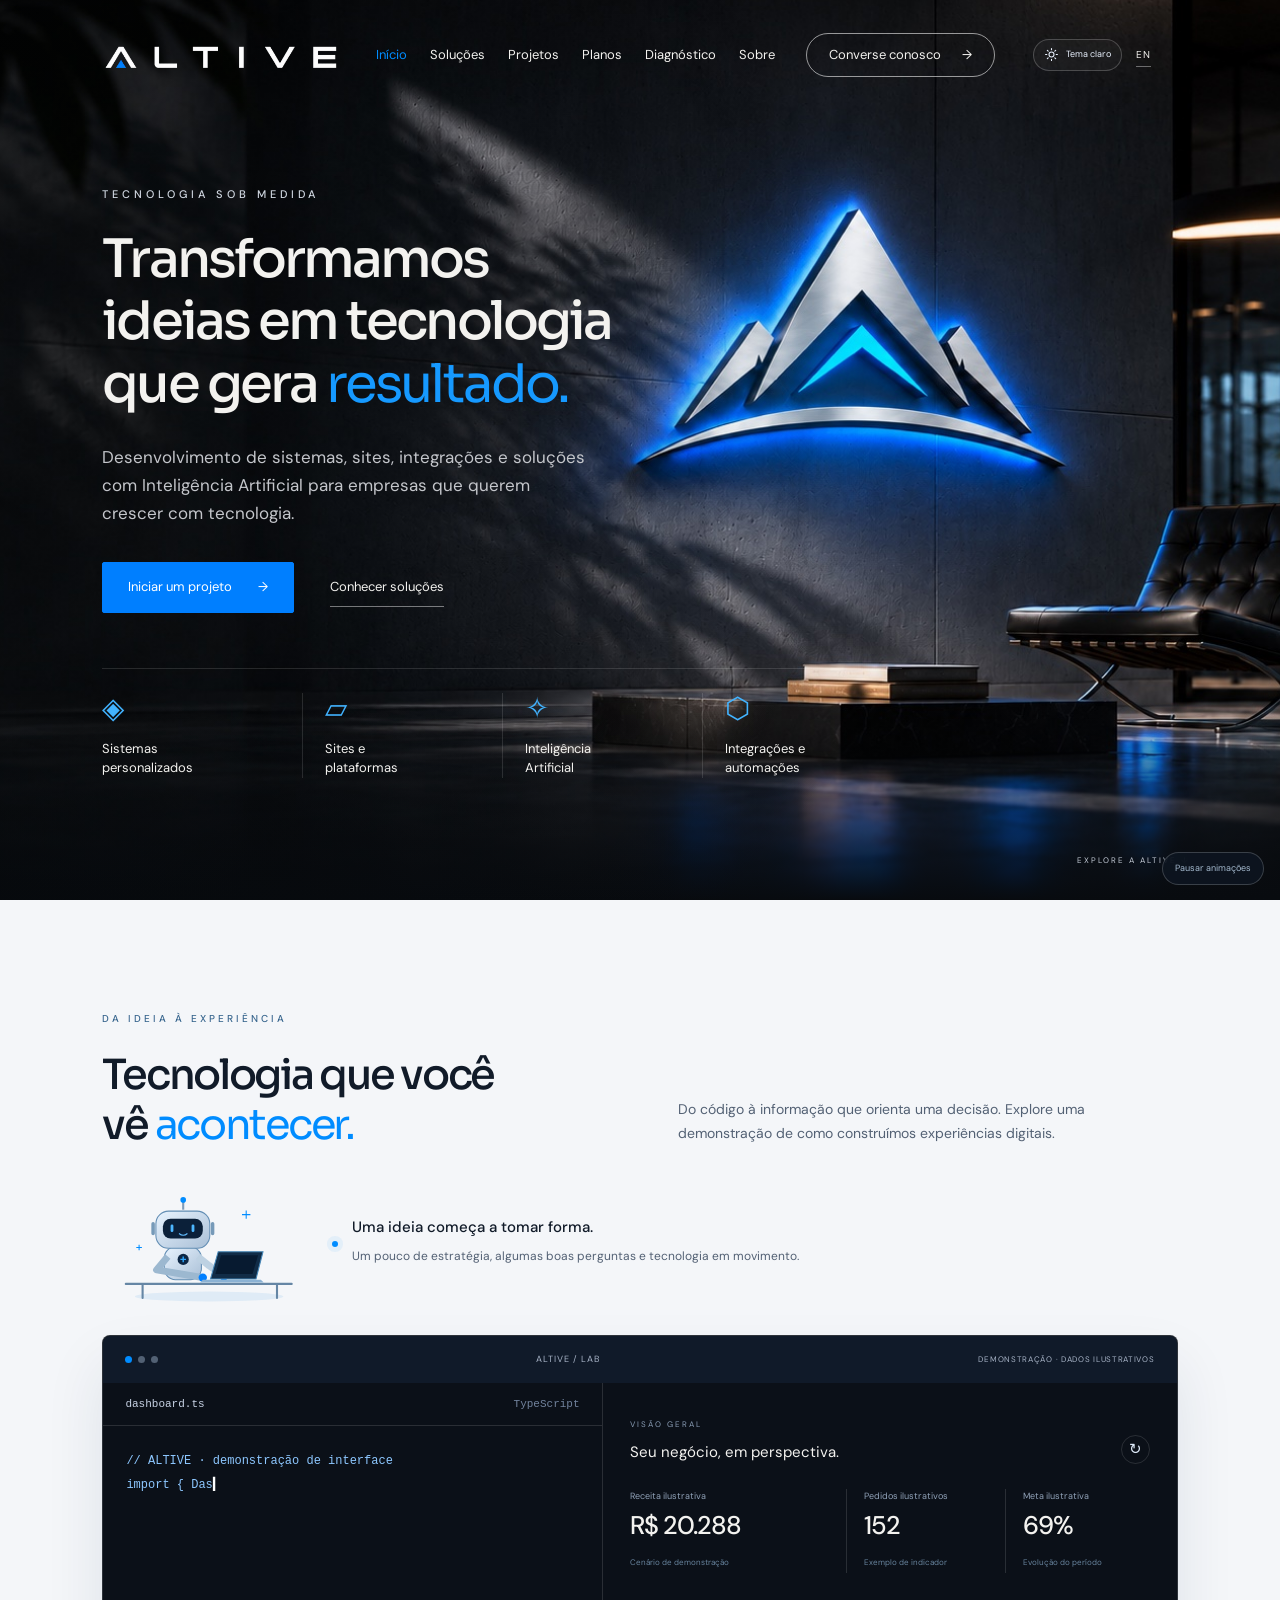
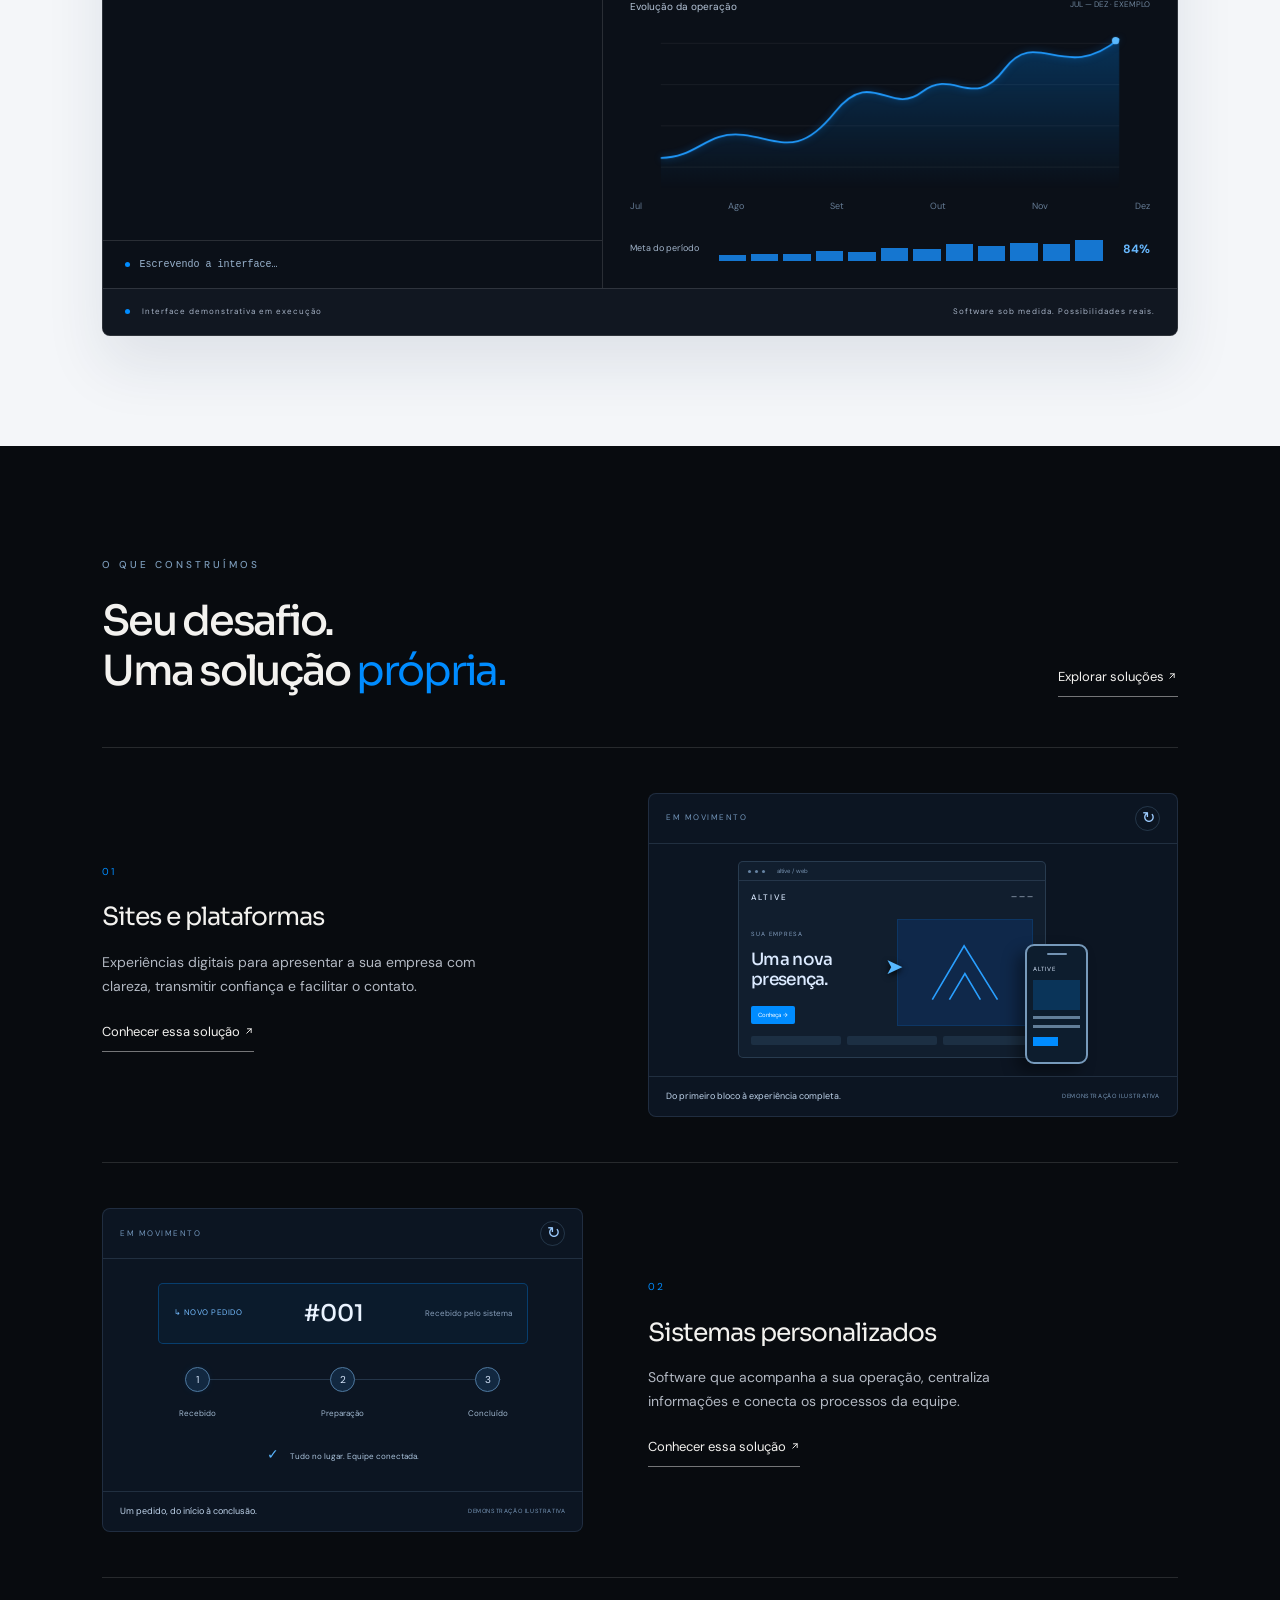
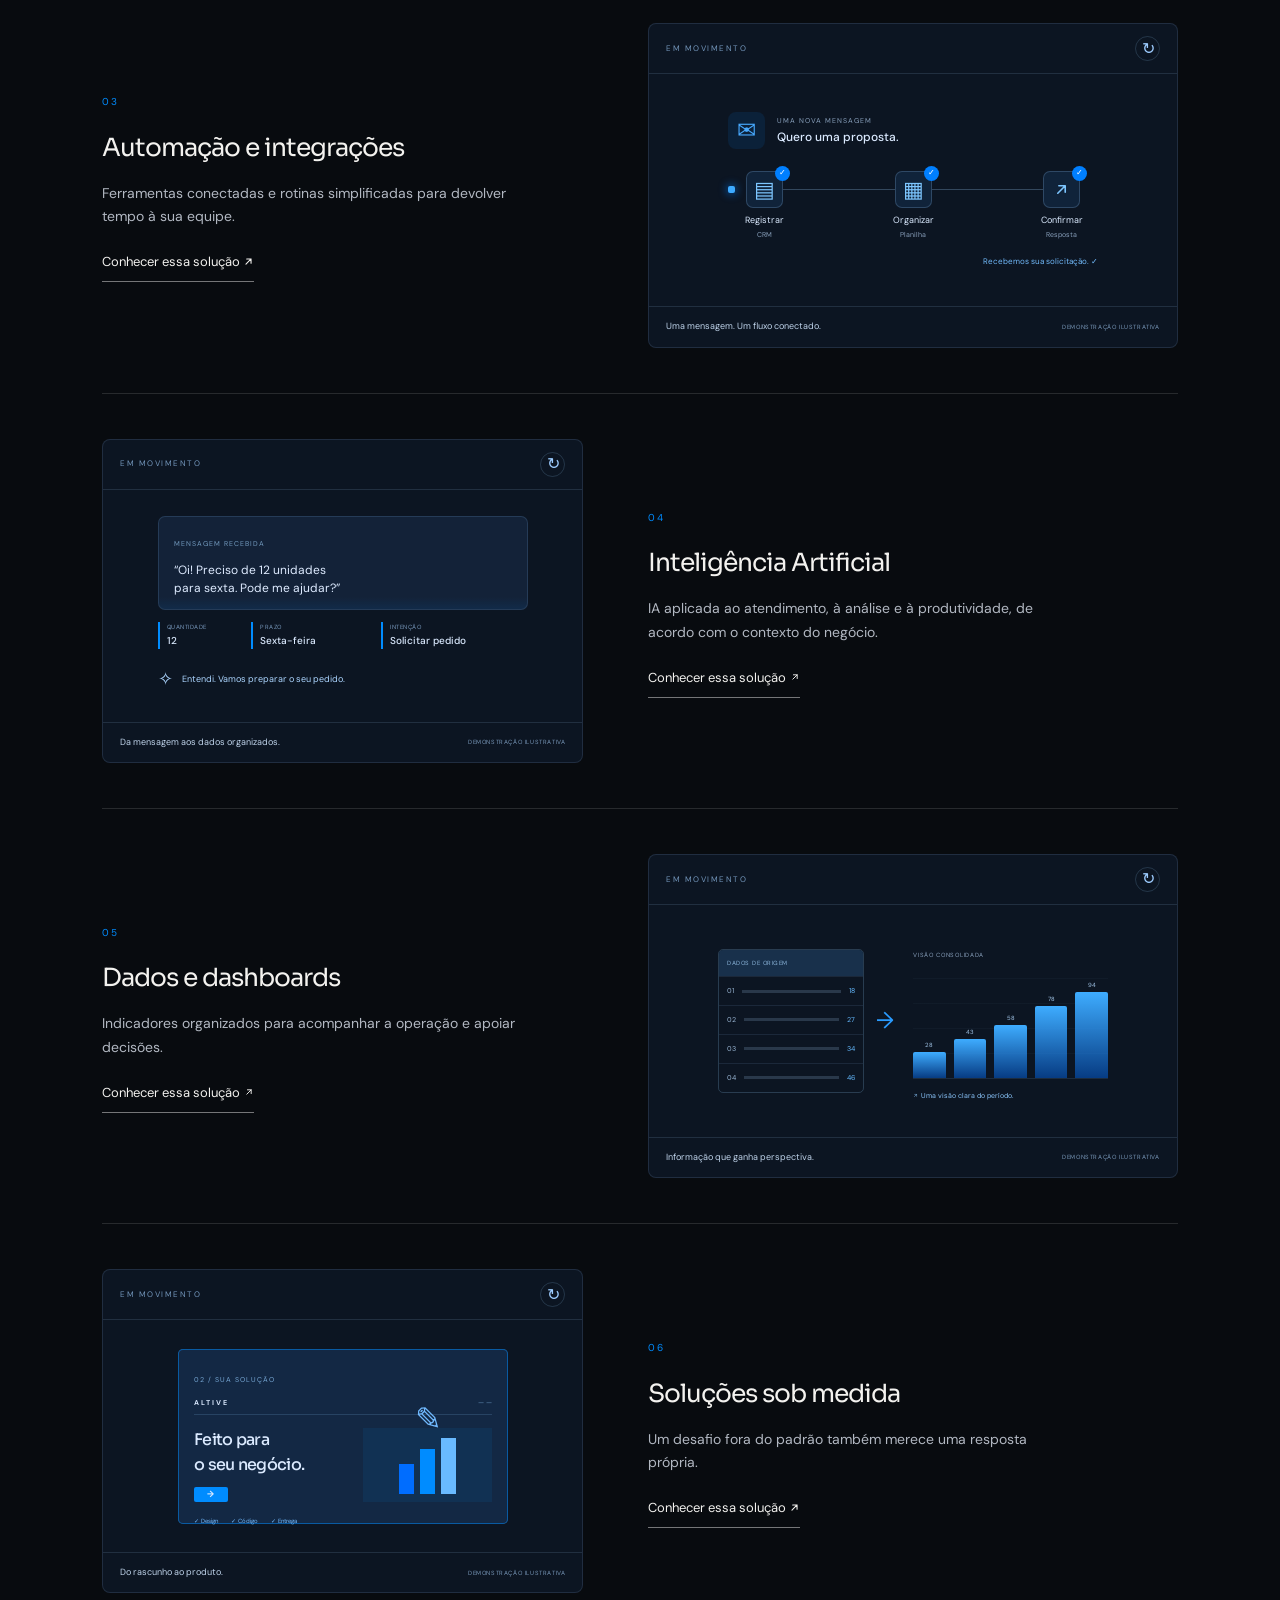
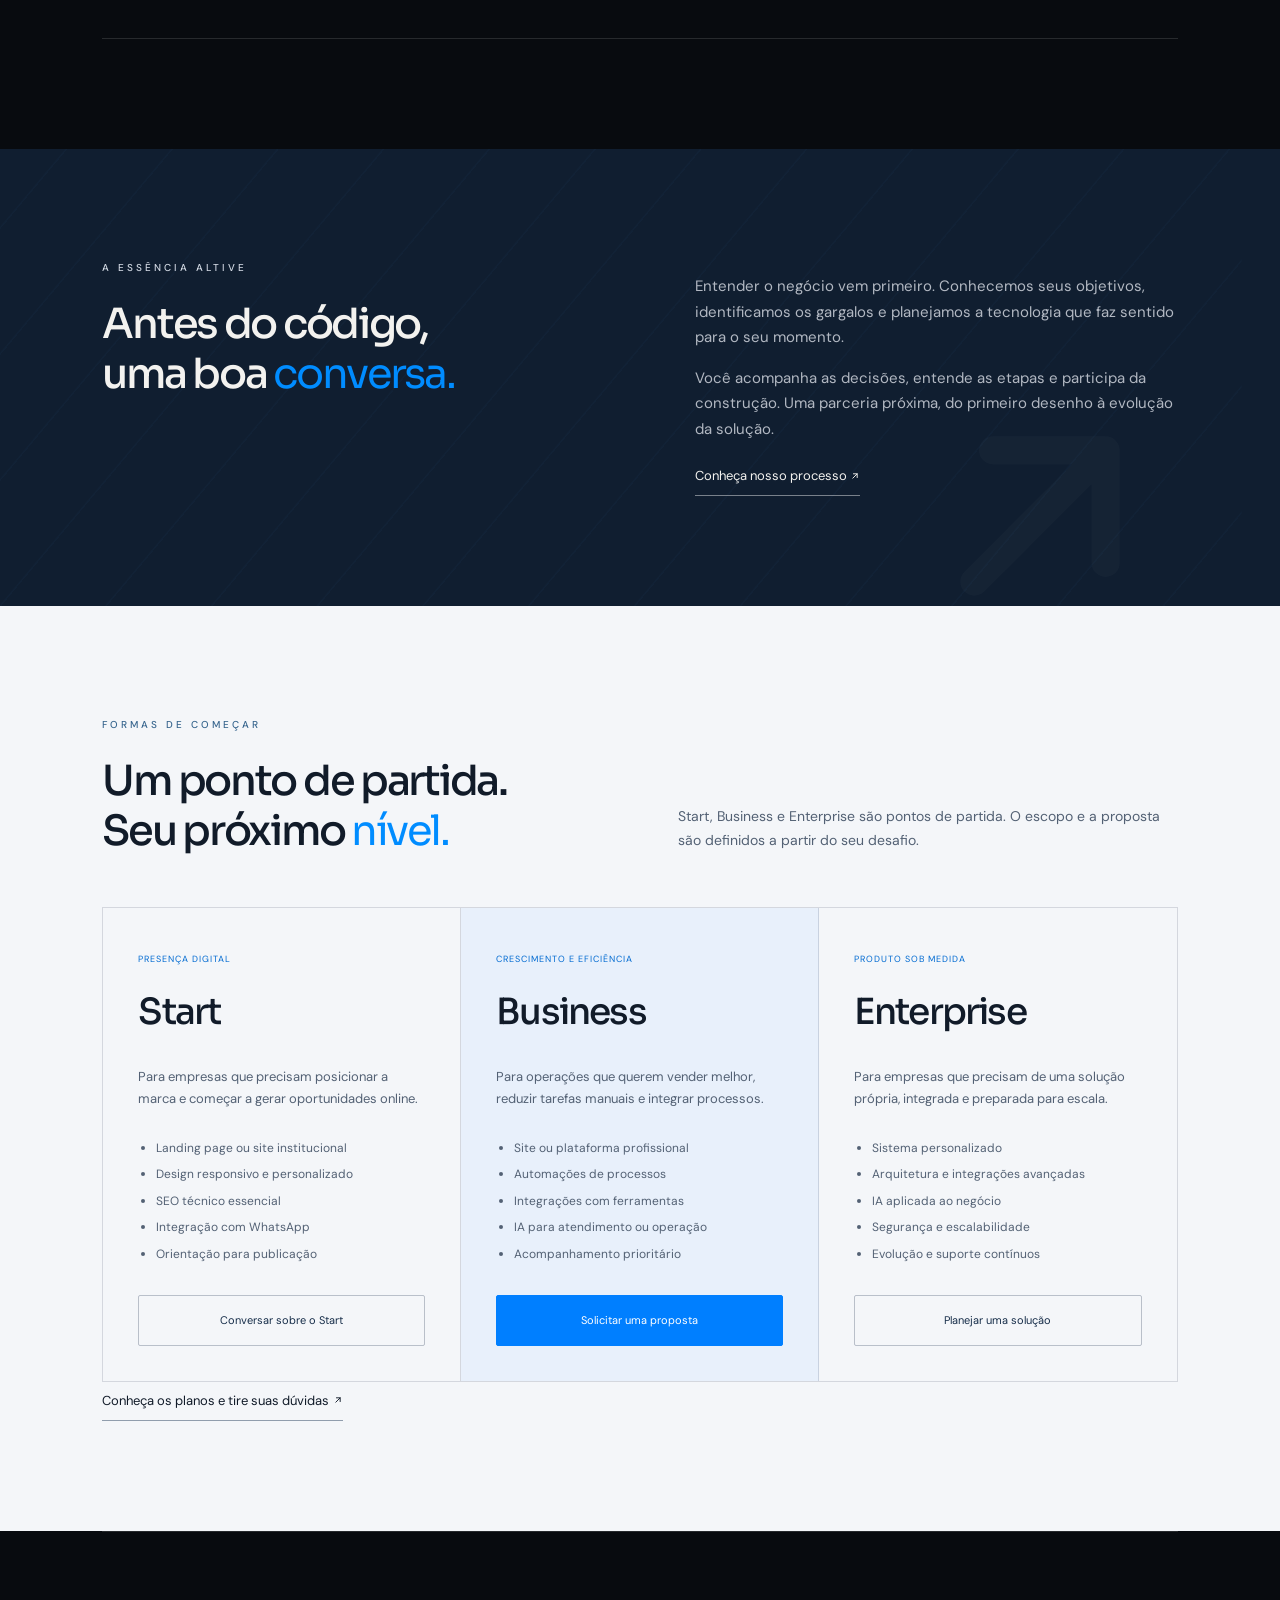
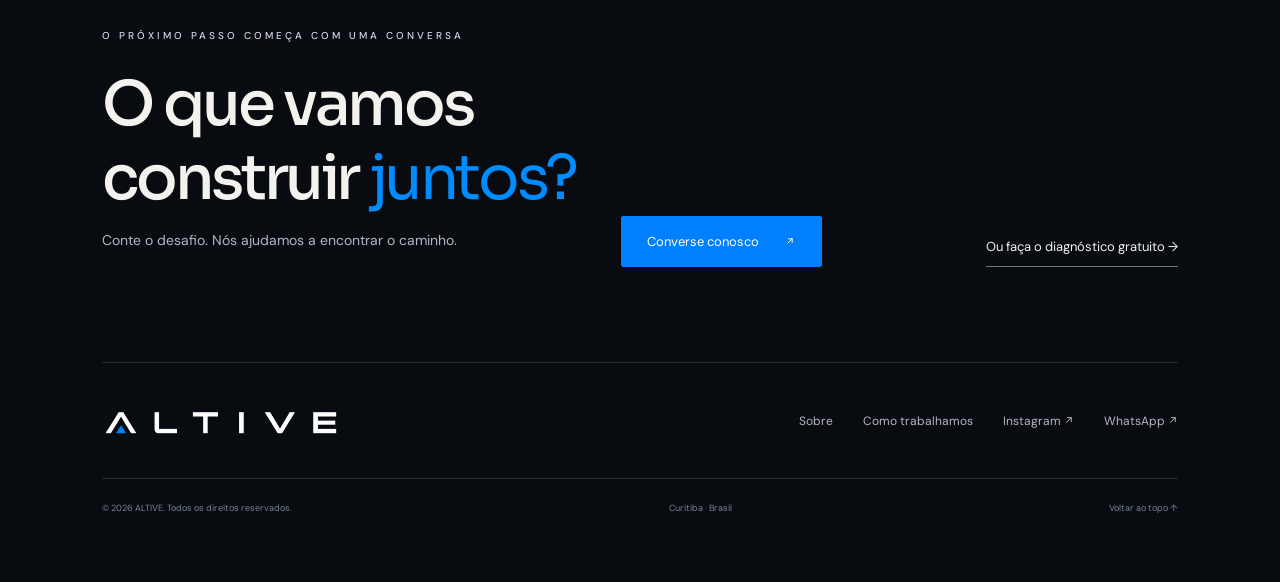
<file: index.html>
<!doctype html><html lang="pt-BR"><head><meta charset="utf-8"><meta name="viewport" content="width=device-width,initial-scale=1"><meta name="description" content="ALTIVE: sites, sistemas personalizados, integrações e automações para empresas."><title>ALTIVE | Tecnologia sob medida</title><link rel="icon" href="assets/favicon.svg"><link rel="preconnect" href="https://fonts.googleapis.com"><link rel="preconnect" href="https://fonts.gstatic.com" crossorigin><link href="https://fonts.googleapis.com/css2?family=DM+Sans:wght@400;500;600;700&family=Sora:wght@400;500;600;700&display=swap" rel="stylesheet"><script>try{document.documentElement.dataset.theme=localStorage.getItem("altive-theme-v2")||"dark"}catch{}</script><link rel="stylesheet" href="css/site.css"><link rel="canonical" href="https://altivetech.com.br/"><link rel="alternate" hreflang="pt-BR" href="https://altivetech.com.br/"><link rel="alternate" hreflang="en" href="https://altivetech.com.br/en/index.html"></head><body><a class="skip" href="#conteudo">Pular para o conteúdo</a><header class="header"><div class="container nav-shell"><a class="brand" href="index.html" aria-label="ALTIVE — início"><span><img src="assets/altive-logo-wordmark-black.png" alt="ALTIVE"></span></a><div class="preferences"><button class="theme-toggle" type="button" aria-label="Ativar tema claro" aria-pressed="false"><svg class="ico" viewBox="0 0 24 24" aria-hidden="true"><circle cx="12" cy="12" r="4"/><path d="M12 2.5v2M12 19.5v2M2.5 12h2M19.5 12h2M5.3 5.3l1.4 1.4M17.3 17.3l1.4 1.4M5.3 18.7l1.4-1.4M17.3 6.7l1.4-1.4"/></svg> <span>Tema claro</span></button><a class="language-link" href="en/index.html" lang="en" aria-label="Read in English">EN</a></div><button class="menu-button" aria-label="Abrir menu" aria-expanded="false" aria-controls="nav"><span></span><span></span></button><nav id="nav" aria-label="Menu principal"><a href="index.html">Início</a><a href="solucoes.html">Soluções</a><a href="projetos.html">Projetos</a><a href="planos.html">Planos</a><a href="diagnostico.html">Diagnóstico</a><a href="sobre.html">Sobre</a><a class="nav-contact" href="https://wa.me/5541984801999" target="_blank" rel="noopener">Converse conosco <span>→</span></a></nav></div></header><main id="conteudo"><section class="hero" id="topo"><div class="room" aria-hidden="true"></div><div class="halo" aria-hidden="true"></div><div class="hero-content container"><p class="eyebrow">TECNOLOGIA SOB MEDIDA</p><h1>Transformamos<br>ideias em tecnologia<br>que gera <em>resultado.</em></h1><p class="lead">Desenvolvimento de sistemas, sites, integrações e soluções com Inteligência Artificial para empresas que querem crescer com tecnologia.</p><div class="actions"><a class="button primary" href="https://wa.me/5541984801999?text=Ol%C3%A1%2C%20quero%20iniciar%20um%20projeto%20com%20a%20ALTIVE." target="_blank" rel="noopener">Iniciar um projeto <span>→</span></a><a class="text-link" href="solucoes.html">Conhecer soluções</a></div><div class="hero-services"><a href="solucoes.html#sistemas"><span>◈</span>Sistemas<br>personalizados</a><a href="solucoes.html#web"><span>▱</span>Sites e<br>plataformas</a><a href="solucoes.html#ia"><span>✧</span>Inteligência<br>Artificial</a><a href="solucoes.html#automacao"><span>⬡</span>Integrações e<br>automações</a></div></div><span class="scroll-note">EXPLORE A ALTIVE ↓</span></section><section class="section band band-light" id="em-movimento"><div class="container"><div class="section-heading reveal"><div><p class="eyebrow">DA IDEIA À EXPERIÊNCIA</p><h2>Tecnologia que você<br>vê <em>acontecer.</em></h2></div><p>Do código à informação que orienta uma decisão. Explore uma demonstração de como construímos experiências digitais.</p></div><div class="assistant-stage"><div class="assistant-illustration"><svg viewBox="0 0 300 180" class="robot-animation" role="img" aria-label="Robo digitando no computador"><defs><linearGradient id="robot-metal" x1="0" y1="0" x2="1" y2="1"><stop stop-color="#e9f4ff"/><stop offset="1" stop-color="#a9bfd6"/></linearGradient></defs><ellipse cx="153" cy="165" rx="106" ry="7" fill="#1477cd" opacity=".09"/><path d="M34 147H271M58 147V167M250 147V167" fill="none" stroke="#6586a5" stroke-width="3" stroke-linecap="round"/><g class="robot-body"><rect x="89" y="94" width="53" height="47" rx="16" fill="url(#robot-metal)" stroke="#638eb4" stroke-width="1.5"/><circle cx="116" cy="112" r="8" fill="#0c2644"/><path d="M112 112H120M116 108V116" stroke="#2da7ff" stroke-width="2"/><g class="robot-head"><path d="M116 41V30" stroke="#7d9bb9" stroke-width="3"/><circle class="robot-antenna" cx="116" cy="27" r="4" fill="#008cff"/><rect x="77" y="43" width="77" height="53" rx="18" fill="url(#robot-metal)" stroke="#638eb4" stroke-width="1.5"/><rect x="87" y="54" width="57" height="28" rx="11" fill="#0b2039"/><g class="robot-eyes"><path d="M100 64V71M130 64V71" stroke="#4db7ff" stroke-width="4" stroke-linecap="round"/></g><path d="M110 75Q116 80 122 75" stroke="#62bdff" fill="none" stroke-width="1.5"/><path d="M73 61V75M158 61V75" stroke="#769ab9" stroke-width="5" stroke-linecap="round"/></g><g class="robot-arm arm-one"><path d="M94 108L78 127 144 138" stroke="#9cb8d0" stroke-width="10" stroke-linejoin="round" fill="none"/><circle cx="144" cy="138" r="6" fill="#007fff"/></g><g class="robot-arm arm-two"><path d="M137 108L153 121 174 136" stroke="#bdd1e2" stroke-width="10" stroke-linejoin="round" fill="none"/><circle cx="174" cy="136" r="6" fill="#007fff"/></g></g><path d="M166 101H230L220 140H155Z" fill="#112c47" stroke="#4586b7" stroke-width="1.5"/><path d="M170 106H223L215 133H162Z" fill="#071a30"/><g class="robot-screen-code" fill="none" stroke="#31a9ff" stroke-width="2" stroke-linecap="round"><path d="M176 113H189M174 119H209M171 125H194"/></g><path d="M144 141H227L231 145H140Z" fill="#8bb2d4"/><g class="robot-spark" stroke="#008cff" stroke-width="1.5"><path d="M206 42V54M200 48H212"/><path d="M53 91V99M49 95H57"/></g></svg></div><div class="assistant-caption"><span class="assistant-live"></span><div><strong>Uma ideia começa a tomar forma.</strong><p>Um pouco de estratégia, algumas boas perguntas e tecnologia em movimento.</p></div></div></div><div class="studio"><div class="studio-bar"><span><i></i><i></i><i></i></span><span>ALTIVE / LAB</span><span class="demo-label">DEMONSTRAÇÃO · DADOS ILUSTRATIVOS</span></div><div class="studio-grid"><div class="editor"><div class="editor-tab">dashboard.ts <span>TypeScript</span></div><pre aria-hidden="true"><code id="typed-code"></code><span class="cursor">▎</span></pre><p class="sr-only">Animação demonstrativa de código que monta um painel de indicadores.</p><div class="terminal"><span class="terminal-dot"></span><span id="build-state" aria-live="off">Preparando ambiente…</span></div></div><div class="dashboard"><div class="dash-title"><div><small>VISÃO GERAL</small><h3>Seu negócio, em perspectiva.</h3></div><button type="button" class="replay" aria-label="Reproduzir demonstração novamente">↻</button></div><div class="metrics"><div><small>Receita ilustrativa</small><strong>R$ <span data-count="24800">0</span></strong><span class="metric-note">Cenário de demonstração</span></div><div><small>Pedidos ilustrativos</small><strong data-count="186">0</strong><span class="metric-note">Exemplo de indicador</span></div><div><small>Meta ilustrativa</small><strong><span data-count="84">0</span>%</strong><span class="metric-note">Evolução do período</span></div></div><div class="chart-head"><span>Evolução da operação</span><small>JUL — DEZ · EXEMPLO</small></div><svg class="chart" viewBox="0 0 500 180" role="img" aria-label="Gráfico ilustrativo com evolução crescente de julho a dezembro"><defs><linearGradient id="chart-fill" x1="0" y1="0" x2="0" y2="1"><stop offset="0" stop-color="#008cff" stop-opacity=".28"/><stop offset="1" stop-color="#008cff" stop-opacity="0"/></linearGradient></defs><g class="chart-grid"><path d="M0 20H500M0 65H500M0 110H500M0 155H500"/></g><path class="chart-area" d="M0 145C40 145 50 115 90 120S150 145 190 95S250 100 285 73S340 95 375 48S440 65 500 15V180H0Z" fill="url(#chart-fill)"/><path class="chart-line" d="M0 145C40 145 50 115 90 120S150 145 190 95S250 100 285 73S340 95 375 48S440 65 500 15"/><circle class="chart-dot" cx="496" cy="17" r="4"/></svg><div class="months"><span>Jul</span><span>Ago</span><span>Set</span><span>Out</span><span>Nov</span><span>Dez</span></div><div class="mini-bars" aria-label="Distribuição ilustrativa da meta"><span>Meta do período</span><div><i style="--bar:24%"></i><i style="--bar:30%"></i><i style="--bar:27%"></i><i style="--bar:42%"></i><i style="--bar:38%"></i><i style="--bar:53%"></i><i style="--bar:50%"></i><i style="--bar:67%"></i><i style="--bar:62%"></i><i style="--bar:73%"></i><i style="--bar:70%"></i><i style="--bar:84%"></i></div><b>84%</b></div></div></div><div class="studio-footer"><span><i></i> Interface demonstrativa em execução</span><span>Software sob medida. Possibilidades reais.</span></div></div></div></section><section class="section container" id="servicos"><div class="section-heading reveal"><div><p class="eyebrow">O QUE CONSTRUÍMOS</p><h2>Seu desafio.<br>Uma solução <em>própria.</em></h2></div><a class="text-link" href="solucoes.html">Explorar soluções <i class="arr" aria-hidden="true"></i></a></div><div class="service-list"><article class="solution-teaser reveal"><div class="teaser-copy"><span class="teaser-number">01</span><h3>Sites e plataformas</h3><p>Experiências digitais para apresentar a sua empresa com clareza, transmitir confiança e facilitar o contato.</p><a class="text-link" href="solucoes.html#web">Conhecer essa solução <i class="arr" aria-hidden="true"></i></a></div><div class="solution-scene scene-web"><div class="scene-toolbar"><span>EM MOVIMENTO</span><button class="scene-replay" type="button" aria-label="Repetir animação: Do primeiro bloco à experiência completa.">↻</button></div><div class="scene-art" role="img" aria-label="Do primeiro bloco à experiência completa."><div class="web-build"><div class="mini-browser"><div class="browser-chrome"><i></i><i></i><i></i><span>altive / web</span></div><div class="web-nav build-piece"><b>ALTIVE</b><span>— — —</span></div><div class="web-columns"><div><span class="tiny-label build-piece">SUA EMPRESA</span><strong class="web-title build-piece">Uma nova<br>presença.</strong><span class="web-button build-piece">Conheça →</span></div><div class="web-picture build-piece"><svg viewBox="0 0 100 90" aria-hidden="true"><path d="M10 78 49 12 90 78M31 78 50 46 69 78" fill="none" stroke="currentColor" stroke-width="2"/></svg></div></div><div class="web-strips build-piece"><i></i><i></i><i></i></div></div><div class="mini-phone build-piece"><div class="phone-speaker"></div><span>ALTIVE</span><div></div><i></i><i></i><b></b></div><div class="build-pointer">➤</div></div></div><div class="scene-caption"><span>Do primeiro bloco à experiência completa.</span><small>DEMONSTRAÇÃO ILUSTRATIVA</small></div></div></article><article class="solution-teaser reveal"><div class="teaser-copy"><span class="teaser-number">02</span><h3>Sistemas personalizados</h3><p>Software que acompanha a sua operação, centraliza informações e conecta os processos da equipe.</p><a class="text-link" href="solucoes.html#sistemas">Conhecer essa solução <i class="arr" aria-hidden="true"></i></a></div><div class="solution-scene scene-sistemas"><div class="scene-toolbar"><span>EM MOVIMENTO</span><button class="scene-replay" type="button" aria-label="Repetir animação: Um pedido, do início à conclusão.">↻</button></div><div class="scene-art" role="img" aria-label="Um pedido, do início à conclusão."><div class="order-scene"><div class="incoming-order"><span>↳ NOVO PEDIDO</span><strong>#001</strong><small>Recebido pelo sistema</small></div><div class="order-track"><div class="track-line"></div><i class="order-dot"></i><div class="order-stage"><b>1</b><span>Recebido</span></div><div class="order-stage"><b>2</b><span>Preparação</span></div><div class="order-stage"><b>3</b><span>Concluído</span></div></div><div class="order-check">✓ <span>Tudo no lugar. Equipe conectada.</span></div></div></div><div class="scene-caption"><span>Um pedido, do início à conclusão.</span><small>DEMONSTRAÇÃO ILUSTRATIVA</small></div></div></article><article class="solution-teaser reveal"><div class="teaser-copy"><span class="teaser-number">03</span><h3>Automação e integrações</h3><p>Ferramentas conectadas e rotinas simplificadas para devolver tempo à sua equipe.</p><a class="text-link" href="solucoes.html#automacao">Conhecer essa solução <i class="arr" aria-hidden="true"></i></a></div><div class="solution-scene scene-automacao"><div class="scene-toolbar"><span>EM MOVIMENTO</span><button class="scene-replay" type="button" aria-label="Repetir animação: Uma mensagem. Um fluxo conectado.">↻</button></div><div class="scene-art" role="img" aria-label="Uma mensagem. Um fluxo conectado."><div class="automation-scene"><div class="flow-top"><span class="message-mark">✉︎</span><div><small>UMA NOVA MENSAGEM</small><strong>Quero uma proposta.</strong></div></div><div class="flow-network"><div class="flow-rail"></div><i class="flow-packet"></i><div class="flow-node"><b>▤</b><span>Registrar</span><small>CRM</small><i>✓</i></div><div class="flow-node"><b>▦</b><span>Organizar</span><small>Planilha</small><i>✓</i></div><div class="flow-node"><b><i class="arr" aria-hidden="true"></i></b><span>Confirmar</span><small>Resposta</small><i>✓</i></div></div><div class="flow-confirm">Recebemos sua solicitação. ✓</div></div></div><div class="scene-caption"><span>Uma mensagem. Um fluxo conectado.</span><small>DEMONSTRAÇÃO ILUSTRATIVA</small></div></div></article><article class="solution-teaser reveal"><div class="teaser-copy"><span class="teaser-number">04</span><h3>Inteligência Artificial</h3><p>IA aplicada ao atendimento, à análise e à produtividade, de acordo com o contexto do negócio.</p><a class="text-link" href="solucoes.html#ia">Conhecer essa solução <i class="arr" aria-hidden="true"></i></a></div><div class="solution-scene scene-ia"><div class="scene-toolbar"><span>EM MOVIMENTO</span><button class="scene-replay" type="button" aria-label="Repetir animação: Da mensagem aos dados organizados.">↻</button></div><div class="scene-art" role="img" aria-label="Da mensagem aos dados organizados."><div class="ai-scene"><div class="ai-message"><span>MENSAGEM RECEBIDA</span><p>“Oi! Preciso de 12 unidades<br>para sexta. Pode me ajudar?”</p><div class="ai-scan"></div></div><div class="ai-extract"><div><span>QUANTIDADE</span><strong>12</strong></div><div><span>PRAZO</span><strong>Sexta-feira</strong></div><div><span>INTENÇÃO</span><strong>Solicitar pedido</strong></div></div><div class="ai-reply"><b>✧</b><span>Entendi. Vamos preparar o seu pedido.</span></div></div></div><div class="scene-caption"><span>Da mensagem aos dados organizados.</span><small>DEMONSTRAÇÃO ILUSTRATIVA</small></div></div></article><article class="solution-teaser reveal"><div class="teaser-copy"><span class="teaser-number">05</span><h3>Dados e dashboards</h3><p>Indicadores organizados para acompanhar a operação e apoiar decisões.</p><a class="text-link" href="solucoes.html#dados">Conhecer essa solução <i class="arr" aria-hidden="true"></i></a></div><div class="solution-scene scene-dados"><div class="scene-toolbar"><span>EM MOVIMENTO</span><button class="scene-replay" type="button" aria-label="Repetir animação: Informação que ganha perspectiva.">↻</button></div><div class="scene-art" role="img" aria-label="Informação que ganha perspectiva."><div class="data-scene"><div class="data-sheet"><div class="data-sheet-title">DADOS DE ORIGEM</div><div class="data-row"><span>01</span><i></i><b>18</b></div><div class="data-row"><span>02</span><i></i><b>27</b></div><div class="data-row"><span>03</span><i></i><b>34</b></div><div class="data-row"><span>04</span><i></i><b>46</b></div></div><div class="data-arrow">→</div><div class="data-result"><small>VISÃO CONSOLIDADA</small><div class="data-bars"><i style="--height:28%"><span>28</span></i><i style="--height:43%"><span>43</span></i><i style="--height:58%"><span>58</span></i><i style="--height:78%"><span>78</span></i><i style="--height:94%"><span>94</span></i></div><div class="data-insight"><i class="arr" aria-hidden="true"></i> Uma visão clara do período.</div></div></div></div><div class="scene-caption"><span>Informação que ganha perspectiva.</span><small>DEMONSTRAÇÃO ILUSTRATIVA</small></div></div></article><article class="solution-teaser reveal"><div class="teaser-copy"><span class="teaser-number">06</span><h3>Soluções sob medida</h3><p>Um desafio fora do padrão também merece uma resposta própria.</p><a class="text-link" href="solucoes.html#personalizadas">Conhecer essa solução <i class="arr" aria-hidden="true"></i></a></div><div class="solution-scene scene-personalizadas"><div class="scene-toolbar"><span>EM MOVIMENTO</span><button class="scene-replay" type="button" aria-label="Repetir animação: Do rascunho ao produto.">↻</button></div><div class="scene-art" role="img" aria-label="Do rascunho ao produto."><div class="sketch-scene"><div class="sketch-board"><div class="sketch-version wireframe"><span>01 / RASCUNHO</span><div class="sketch-nav"></div><div class="sketch-grid"><div><i></i><i></i><b></b></div><div class="sketch-image">╳</div></div><div class="sketch-bottom"><i></i><i></i><i></i></div></div><div class="sketch-version polished"><span>02 / SUA SOLUÇÃO</span><div class="polished-nav"><b>ALTIVE</b><i>— —</i></div><div class="polished-grid"><div><strong>Feito para<br>o seu negócio.</strong><b>→</b></div><div class="polished-graphic"><i></i><i></i><i></i></div></div><div class="polished-bottom"><span>✓ Design</span><span>✓ Código</span><span>✓ Entrega</span></div></div><div class="sketch-pencil">✎</div></div></div></div><div class="scene-caption"><span>Do rascunho ao produto.</span><small>DEMONSTRAÇÃO ILUSTRATIVA</small></div></div></article></div></section><section class="about section band" id="sobre"><div class="container about-grid"><div><p class="eyebrow">A ESSÊNCIA ALTIVE</p><h2>Antes do código,<br>uma boa <em>conversa.</em></h2></div><div><p>Entender o negócio vem primeiro. Conhecemos seus objetivos, identificamos os gargalos e planejamos a tecnologia que faz sentido para o seu momento.</p><p>Você acompanha as decisões, entende as etapas e participa da construção. Uma parceria próxima, do primeiro desenho à evolução da solução.</p><a class="text-link" href="como-trabalhamos.html">Conheça nosso processo <i class="arr" aria-hidden="true"></i></a></div></div></section><section class="section band band-light" id="planos"><div class="container"><div class="section-heading reveal"><div><p class="eyebrow">FORMAS DE COMEÇAR</p><h2>Um ponto de partida.<br>Seu próximo <em>nível.</em></h2></div><p>Start, Business e Enterprise são pontos de partida. O escopo e a proposta são definidos a partir do seu desafio.</p></div><div class="plans">
      <article class="plan reveal"><p class="plan-kicker">Presença digital</p><h2>Start</h2><p>Para empresas que precisam posicionar a marca e começar a gerar oportunidades online.</p><ul><li>Landing page ou site institucional</li><li>Design responsivo e personalizado</li><li>SEO técnico essencial</li><li>Integração com WhatsApp</li><li>Orientação para publicação</li></ul><a class="button button-secondary" href="https://wa.me/5541984801999?text=Ol%C3%A1%2C%20quero%20come%C3%A7ar%20com%20o%20plano%20Start." target="_blank" rel="noopener">Conversar sobre o Start</a></article>
      <article class="plan featured reveal"><p class="plan-kicker">Crescimento e eficiência</p><h2>Business</h2><p>Para operações que querem vender melhor, reduzir tarefas manuais e integrar processos.</p><ul><li>Site ou plataforma profissional</li><li>Automações de processos</li><li>Integrações com ferramentas</li><li>IA para atendimento ou operação</li><li>Acompanhamento prioritário</li></ul><a class="button button-primary" href="https://wa.me/5541984801999?text=Ol%C3%A1%2C%20quero%20uma%20proposta%20para%20o%20plano%20Business." target="_blank" rel="noopener">Solicitar uma proposta</a></article>
      <article class="plan reveal"><p class="plan-kicker">Produto sob medida</p><h2>Enterprise</h2><p>Para empresas que precisam de uma solução própria, integrada e preparada para escala.</p><ul><li>Sistema personalizado</li><li>Arquitetura e integrações avançadas</li><li>IA aplicada ao negócio</li><li>Segurança e escalabilidade</li><li>Evolução e suporte contínuos</li></ul><a class="button button-secondary" href="https://wa.me/5541984801999?text=Ol%C3%A1%2C%20quero%20planejar%20uma%20solu%C3%A7%C3%A3o%20Enterprise." target="_blank" rel="noopener">Planejar uma solução</a></article>
    </div><a class="text-link" href="planos.html">Conheça os planos e tire suas dúvidas <i class="arr" aria-hidden="true"></i></a></div></section></main><section class="contact container" id="contato"><p class="eyebrow">O PRÓXIMO PASSO COMEÇA COM UMA CONVERSA</p><h2>O que vamos<br>construir <em>juntos?</em></h2><div class="contact-end"><p>Conte o desafio. Nós ajudamos a encontrar o caminho.</p><a class="button primary" href="https://wa.me/5541984801999" target="_blank" rel="noopener">Converse conosco <span><i class="arr" aria-hidden="true"></i></span></a><a class="text-link" href="diagnostico.html">Ou faça o diagnóstico gratuito →</a></div></section><footer class="container"><div class="footer-top"><a class="brand" href="index.html" aria-label="ALTIVE — início"><span><img src="assets/altive-logo-wordmark-black.png" alt="ALTIVE" loading="lazy"></span></a><div><a href="sobre.html">Sobre</a><a href="como-trabalhamos.html">Como trabalhamos</a><a href="https://www.instagram.com/altivetech/" target="_blank" rel="noopener">Instagram <i class="arr" aria-hidden="true"></i></a><a href="https://wa.me/5541984801999" target="_blank" rel="noopener">WhatsApp <i class="arr" aria-hidden="true"></i></a></div></div><div class="footer-bottom"><span>© 2026 ALTIVE. Todos os direitos reservados.</span><span>Curitiba · Brasil</span><a href="#topo">Voltar ao topo ↑</a></div></footer><button class="motion-button" type="button" aria-pressed="false">Pausar animações</button><script src="java/site.js"></script></body></html>
</file>
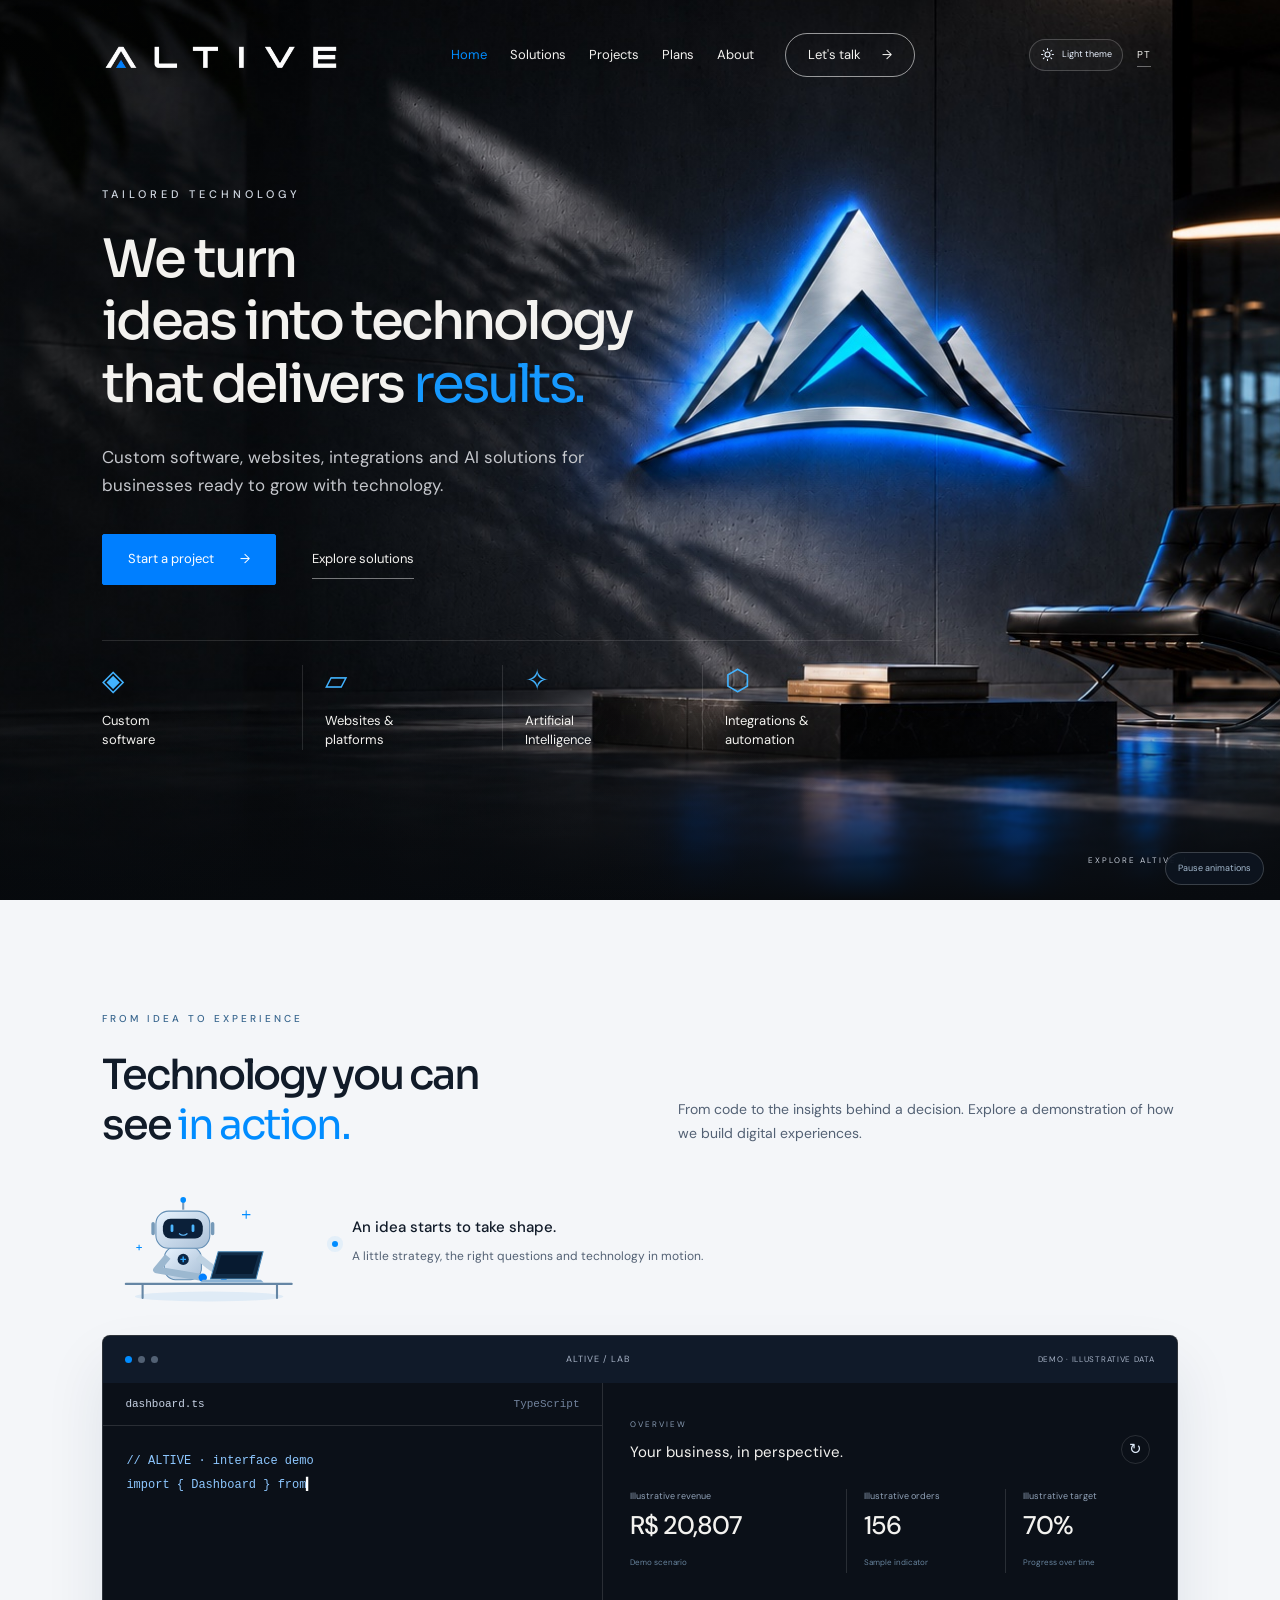
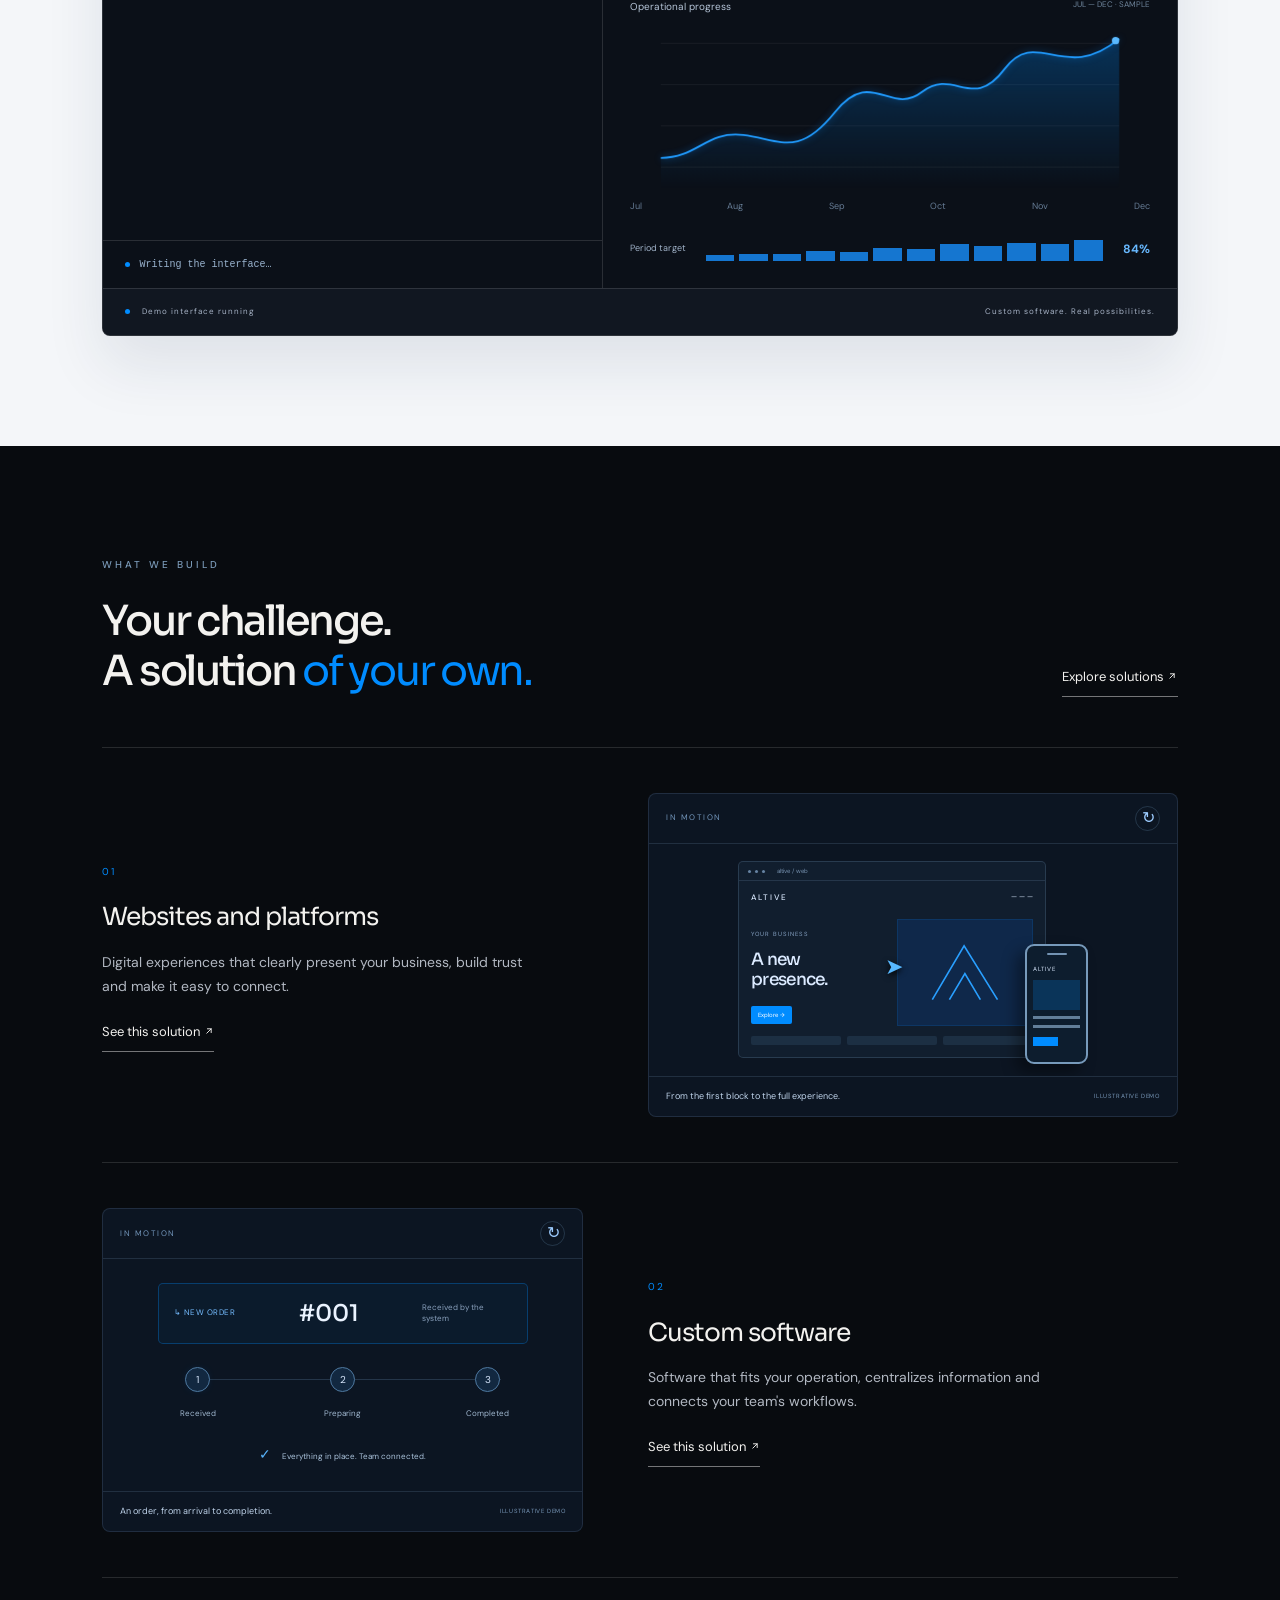
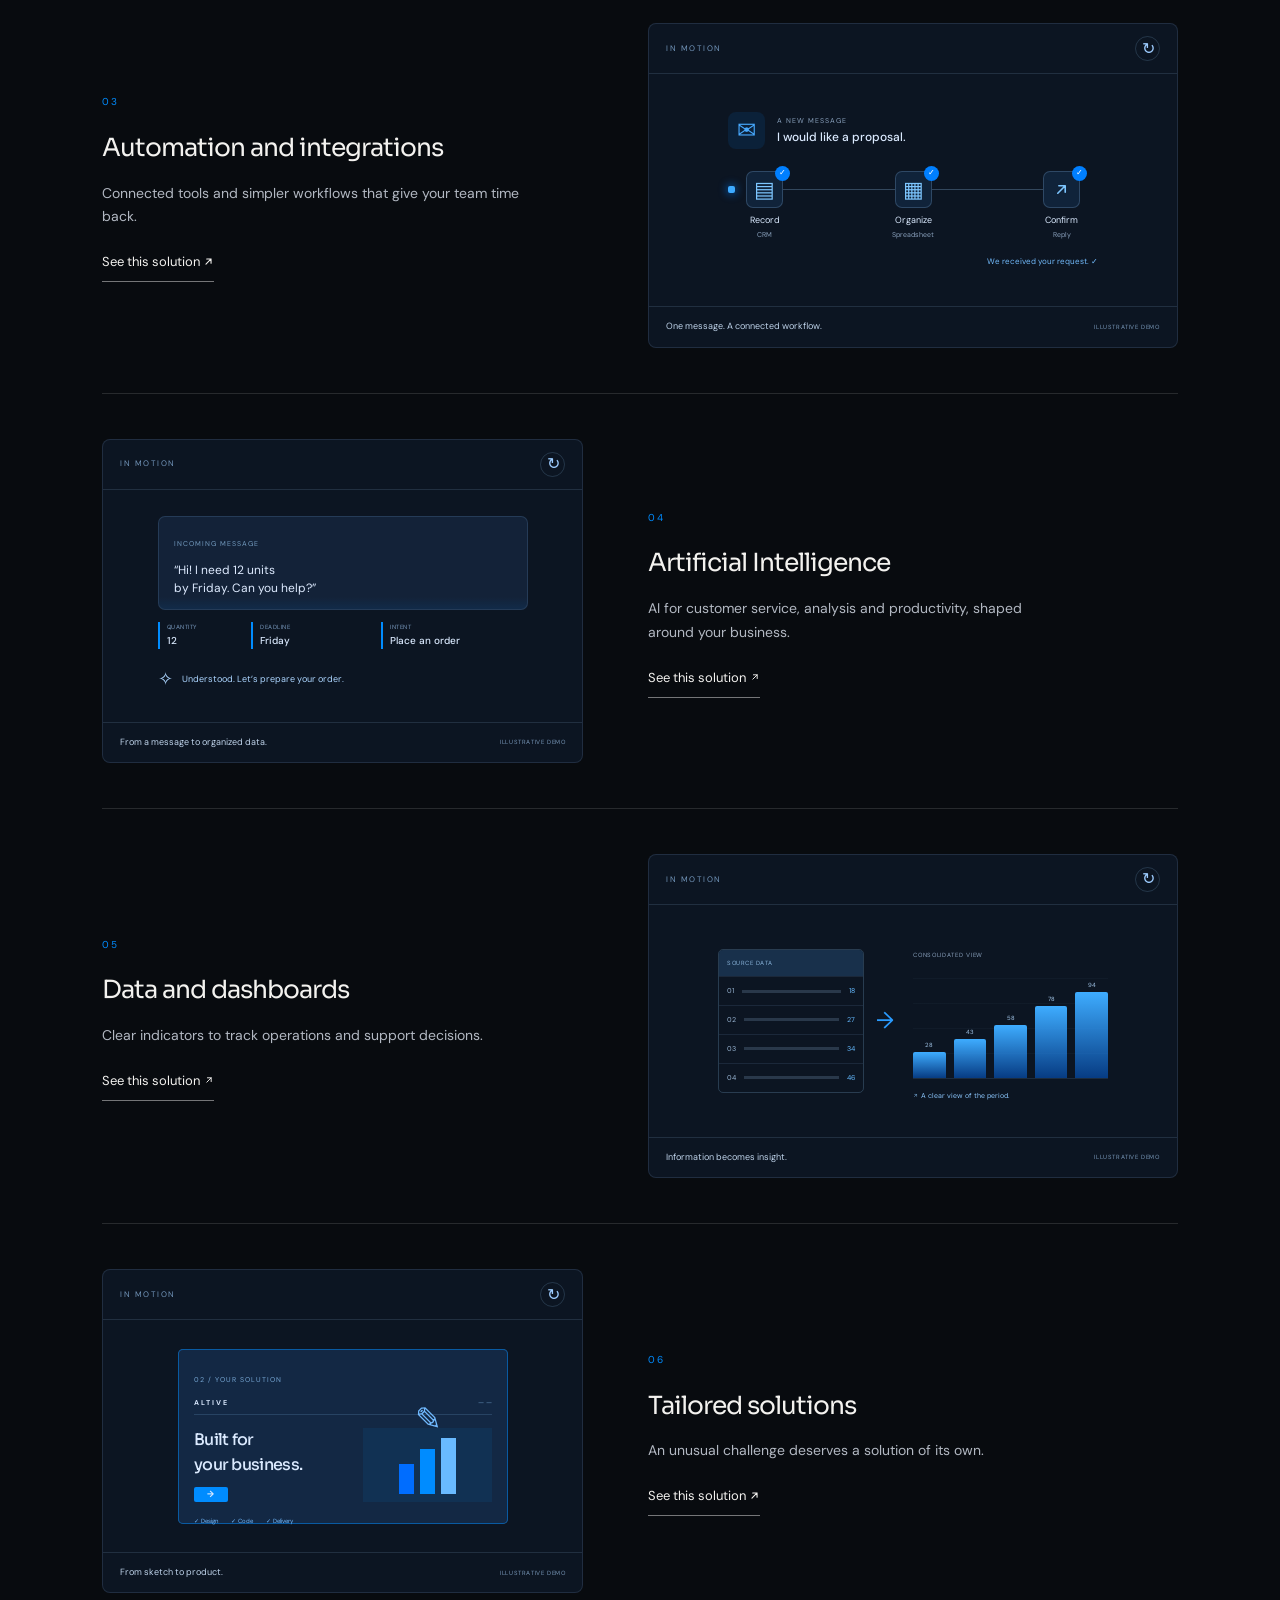
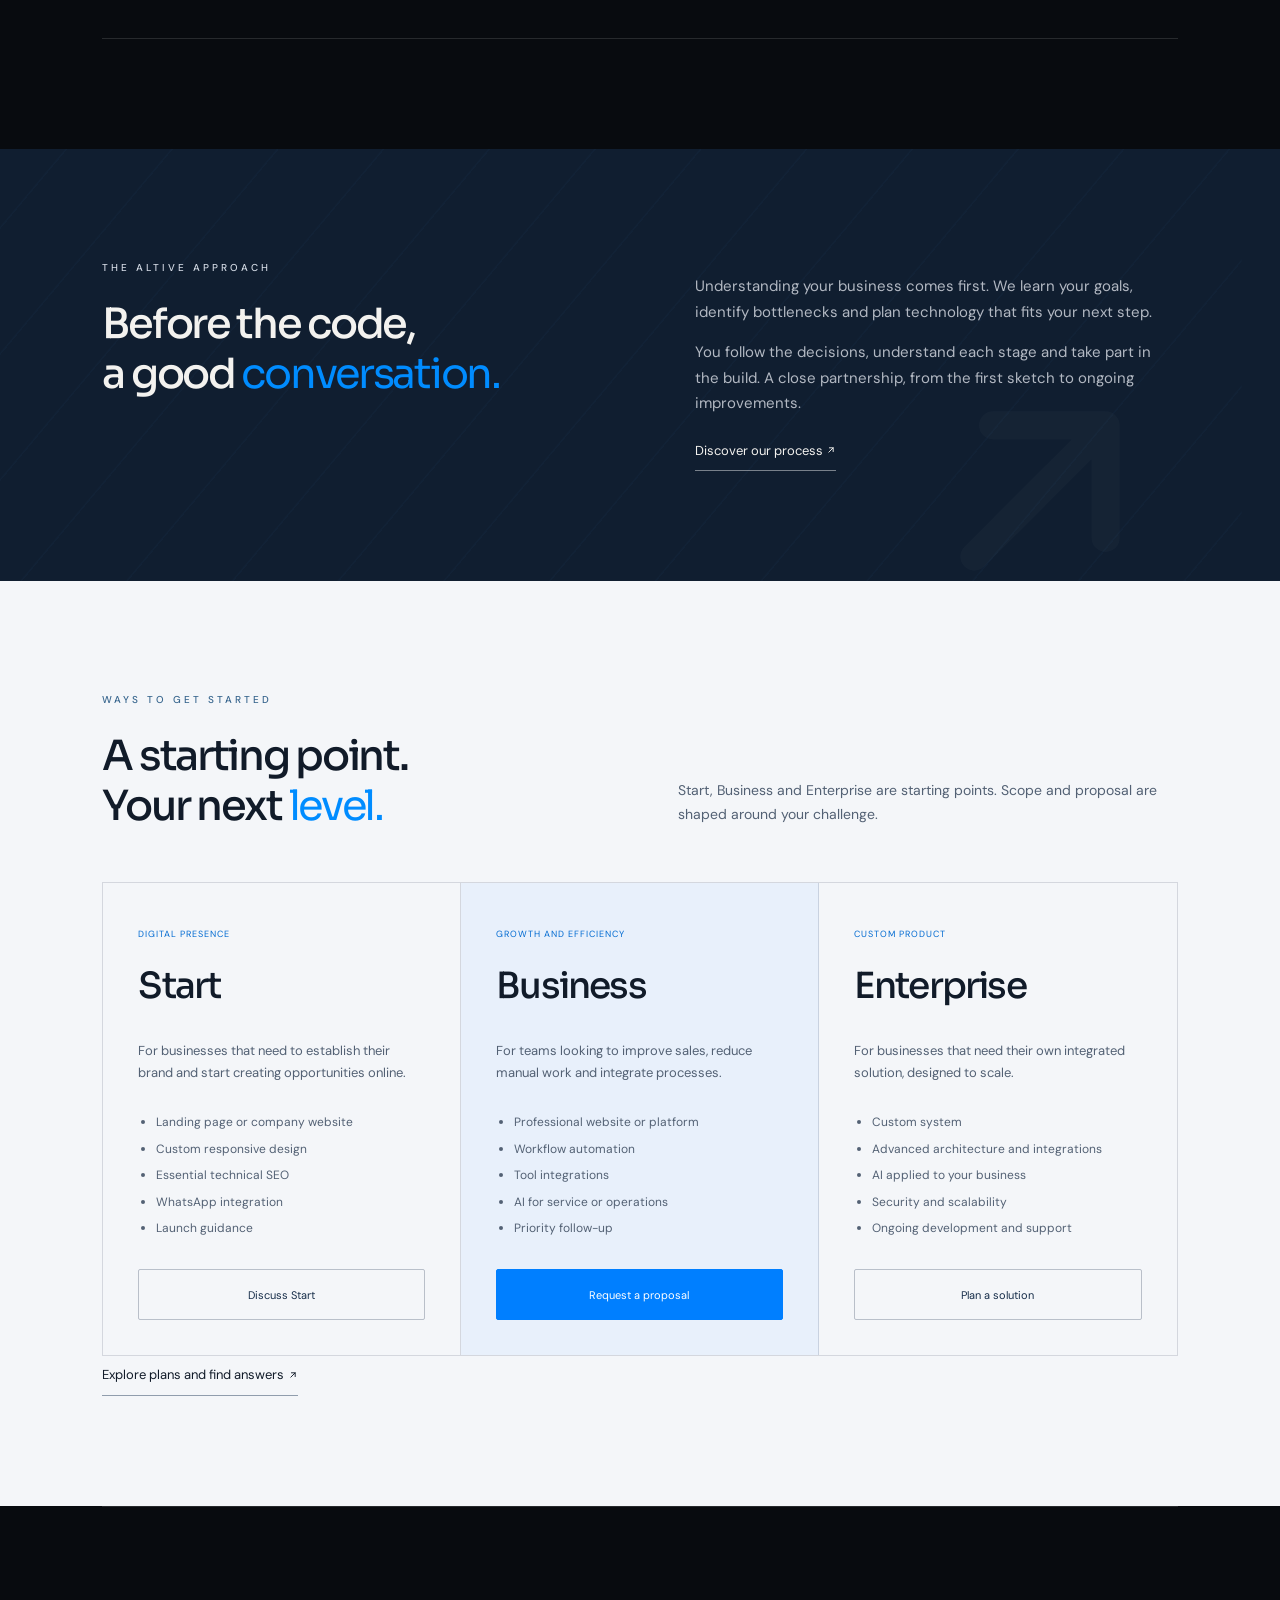
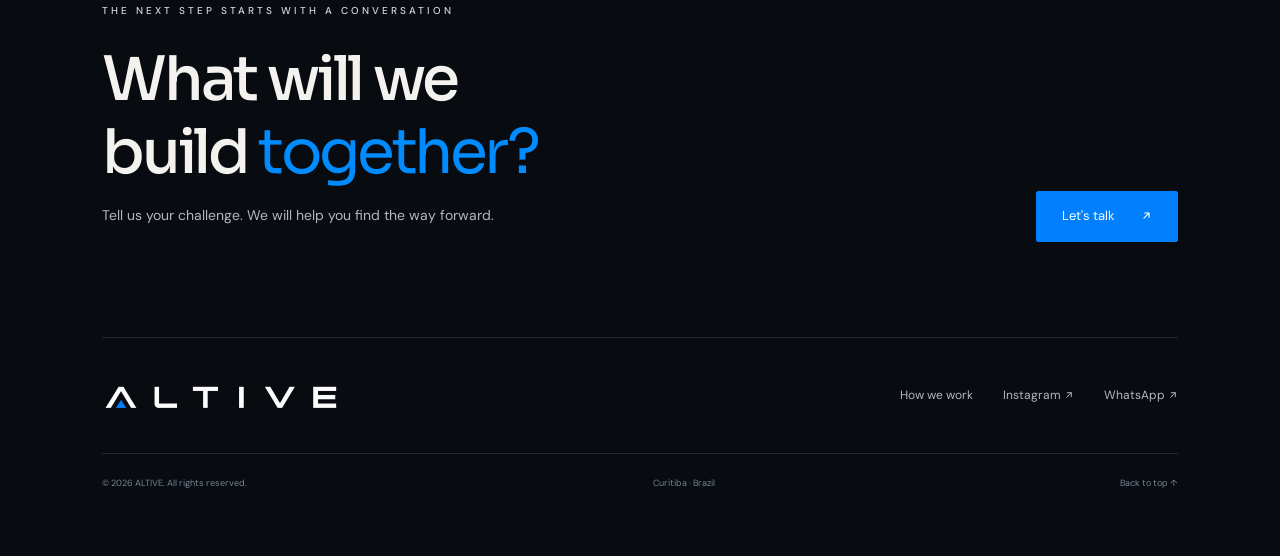
<file: en/index.html>
<!doctype html><html lang="en"><head><meta charset="utf-8"><meta name="viewport" content="width=device-width,initial-scale=1"><meta name="description" content="ALTIVE: websites, custom software, integrations and automation for businesses."><title>ALTIVE | Tailored technology</title><link rel="icon" href="../assets/favicon.svg"><link rel="preconnect" href="https://fonts.googleapis.com"><link rel="preconnect" href="https://fonts.gstatic.com" crossorigin><link href="https://fonts.googleapis.com/css2?family=DM+Sans:wght@400;500;600;700&family=Sora:wght@400;500;600;700&display=swap" rel="stylesheet"><script>try{document.documentElement.dataset.theme=localStorage.getItem("altive-theme-v2")||"dark"}catch{}</script><link rel="stylesheet" href="../css/site.css"><link rel="canonical" href="https://altivetech.com.br/en/index.html"><link rel="alternate" hreflang="pt-BR" href="https://altivetech.com.br/"><link rel="alternate" hreflang="en" href="https://altivetech.com.br/en/index.html"></head><body><a class="skip" href="#conteudo">Skip to content</a><header class="header"><div class="container nav-shell"><a class="brand" href="index.html" aria-label="ALTIVE — home"><span><img src="../assets/altive-logo-wordmark-black.png" alt="ALTIVE"></span></a><div class="preferences"><button class="theme-toggle" type="button" aria-label="Switch to light theme" aria-pressed="false"><svg class="ico" viewBox="0 0 24 24" aria-hidden="true"><circle cx="12" cy="12" r="4"/><path d="M12 2.5v2M12 19.5v2M2.5 12h2M19.5 12h2M5.3 5.3l1.4 1.4M17.3 17.3l1.4 1.4M5.3 18.7l1.4-1.4M17.3 6.7l1.4-1.4"/></svg> <span>Light theme</span></button><a class="language-link" href="../index.html" lang="pt-BR" aria-label="Ler em português">PT</a></div><button class="menu-button" aria-label="Open menu" aria-expanded="false" aria-controls="nav"><span></span><span></span></button><nav id="nav" aria-label="Main navigation"><a href="index.html">Home</a><a href="solucoes.html">Solutions</a><a href="projetos.html">Projects</a><a href="planos.html">Plans</a><a href="index.html#sobre">About</a><a class="nav-contact" href="https://wa.me/5541984801999" target="_blank" rel="noopener">Let&#x27;s talk <span>→</span></a></nav></div></header><main id="conteudo"><section class="hero" id="topo"><div class="room" aria-hidden="true"></div><div class="halo" aria-hidden="true"></div><div class="hero-content container"><p class="eyebrow">TAILORED TECHNOLOGY</p><h1>We turn<br>ideas into technology<br>that delivers <em>results.</em></h1><p class="lead">Custom software, websites, integrations and AI solutions for businesses ready to grow with technology.</p><div class="actions"><a class="button primary" href="https://wa.me/5541984801999?text=Hello%2C+I+would+like+to+discuss+a+project+with+ALTIVE." target="_blank" rel="noopener">Start a project <span>→</span></a><a class="text-link" href="solucoes.html">Explore solutions</a></div><div class="hero-services"><a href="solucoes.html#sistemas"><span>◈</span>Custom<br>software</a><a href="solucoes.html#web"><span>▱</span>Websites &amp;<br>platforms</a><a href="solucoes.html#ia"><span>✧</span>Artificial<br>Intelligence</a><a href="solucoes.html#automacao"><span>⬡</span>Integrations &amp;<br>automation</a></div></div><span class="scroll-note">EXPLORE ALTIVE ↓</span></section><section class="section band band-light" id="em-movimento"><div class="container"><div class="section-heading reveal"><div><p class="eyebrow">FROM IDEA TO EXPERIENCE</p><h2>Technology you can<br>see <em>in action.</em></h2></div><p>From code to the insights behind a decision. Explore a demonstration of how we build digital experiences.</p></div><div class="assistant-stage"><div class="assistant-illustration"><svg viewBox="0 0 300 180" class="robot-animation" role="img" aria-label="Robot typing on a computer"><defs><linearGradient id="robot-metal" x1="0" y1="0" x2="1" y2="1"><stop stop-color="#e9f4ff"/><stop offset="1" stop-color="#a9bfd6"/></linearGradient></defs><ellipse cx="153" cy="165" rx="106" ry="7" fill="#1477cd" opacity=".09"/><path d="M34 147H271M58 147V167M250 147V167" fill="none" stroke="#6586a5" stroke-width="3" stroke-linecap="round"/><g class="robot-body"><rect x="89" y="94" width="53" height="47" rx="16" fill="url(#robot-metal)" stroke="#638eb4" stroke-width="1.5"/><circle cx="116" cy="112" r="8" fill="#0c2644"/><path d="M112 112H120M116 108V116" stroke="#2da7ff" stroke-width="2"/><g class="robot-head"><path d="M116 41V30" stroke="#7d9bb9" stroke-width="3"/><circle class="robot-antenna" cx="116" cy="27" r="4" fill="#008cff"/><rect x="77" y="43" width="77" height="53" rx="18" fill="url(#robot-metal)" stroke="#638eb4" stroke-width="1.5"/><rect x="87" y="54" width="57" height="28" rx="11" fill="#0b2039"/><g class="robot-eyes"><path d="M100 64V71M130 64V71" stroke="#4db7ff" stroke-width="4" stroke-linecap="round"/></g><path d="M110 75Q116 80 122 75" stroke="#62bdff" fill="none" stroke-width="1.5"/><path d="M73 61V75M158 61V75" stroke="#769ab9" stroke-width="5" stroke-linecap="round"/></g><g class="robot-arm arm-one"><path d="M94 108L78 127 144 138" stroke="#9cb8d0" stroke-width="10" stroke-linejoin="round" fill="none"/><circle cx="144" cy="138" r="6" fill="#007fff"/></g><g class="robot-arm arm-two"><path d="M137 108L153 121 174 136" stroke="#bdd1e2" stroke-width="10" stroke-linejoin="round" fill="none"/><circle cx="174" cy="136" r="6" fill="#007fff"/></g></g><path d="M166 101H230L220 140H155Z" fill="#112c47" stroke="#4586b7" stroke-width="1.5"/><path d="M170 106H223L215 133H162Z" fill="#071a30"/><g class="robot-screen-code" fill="none" stroke="#31a9ff" stroke-width="2" stroke-linecap="round"><path d="M176 113H189M174 119H209M171 125H194"/></g><path d="M144 141H227L231 145H140Z" fill="#8bb2d4"/><g class="robot-spark" stroke="#008cff" stroke-width="1.5"><path d="M206 42V54M200 48H212"/><path d="M53 91V99M49 95H57"/></g></svg></div><div class="assistant-caption"><span class="assistant-live"></span><div><strong>An idea starts to take shape.</strong><p>A little strategy, the right questions and technology in motion.</p></div></div></div><div class="studio"><div class="studio-bar"><span><i></i><i></i><i></i></span><span>ALTIVE / LAB</span><span class="demo-label">DEMO · ILLUSTRATIVE DATA</span></div><div class="studio-grid"><div class="editor"><div class="editor-tab">dashboard.ts <span>TypeScript</span></div><pre aria-hidden="true"><code id="typed-code"></code><span class="cursor">▎</span></pre><p class="sr-only">Demonstration of code being typed to build an analytics dashboard.</p><div class="terminal"><span class="terminal-dot"></span><span id="build-state" aria-live="off">Preparing the workspace…</span></div></div><div class="dashboard"><div class="dash-title"><div><small>OVERVIEW</small><h3>Your business, in perspective.</h3></div><button type="button" class="replay" aria-label="Replay demonstration">↻</button></div><div class="metrics"><div><small>Illustrative revenue</small><strong>R$ <span data-count="24800">0</span></strong><span class="metric-note">Demo scenario</span></div><div><small>Illustrative orders</small><strong data-count="186">0</strong><span class="metric-note">Sample indicator</span></div><div><small>Illustrative target</small><strong><span data-count="84">0</span>%</strong><span class="metric-note">Progress over time</span></div></div><div class="chart-head"><span>Operational progress</span><small>JUL — DEC · SAMPLE</small></div><svg class="chart" viewBox="0 0 500 180" role="img" aria-label="Illustrative upward chart from July to December"><defs><linearGradient id="chart-fill" x1="0" y1="0" x2="0" y2="1"><stop offset="0" stop-color="#008cff" stop-opacity=".28"/><stop offset="1" stop-color="#008cff" stop-opacity="0"/></linearGradient></defs><g class="chart-grid"><path d="M0 20H500M0 65H500M0 110H500M0 155H500"/></g><path class="chart-area" d="M0 145C40 145 50 115 90 120S150 145 190 95S250 100 285 73S340 95 375 48S440 65 500 15V180H0Z" fill="url(#chart-fill)"/><path class="chart-line" d="M0 145C40 145 50 115 90 120S150 145 190 95S250 100 285 73S340 95 375 48S440 65 500 15"/><circle class="chart-dot" cx="496" cy="17" r="4"/></svg><div class="months"><span>Jul</span><span>Aug</span><span>Sep</span><span>Oct</span><span>Nov</span><span>Dec</span></div><div class="mini-bars" aria-label="Illustrative target distribution"><span>Period target</span><div><i style="--bar:24%"></i><i style="--bar:30%"></i><i style="--bar:27%"></i><i style="--bar:42%"></i><i style="--bar:38%"></i><i style="--bar:53%"></i><i style="--bar:50%"></i><i style="--bar:67%"></i><i style="--bar:62%"></i><i style="--bar:73%"></i><i style="--bar:70%"></i><i style="--bar:84%"></i></div><b>84%</b></div></div></div><div class="studio-footer"><span><i></i> Demo interface running</span><span>Custom software. Real possibilities.</span></div></div></div></section><section class="section container" id="servicos"><div class="section-heading reveal"><div><p class="eyebrow">WHAT WE BUILD</p><h2>Your challenge.<br>A solution <em>of your own.</em></h2></div><a class="text-link" href="solucoes.html">Explore solutions <i class="arr" aria-hidden="true"></i></a></div><div class="service-list"><article class="solution-teaser reveal"><div class="teaser-copy"><span class="teaser-number">01</span><h3>Websites and platforms</h3><p>Digital experiences that clearly present your business, build trust and make it easy to connect.</p><a class="text-link" href="solucoes.html#web">See this solution <i class="arr" aria-hidden="true"></i></a></div><div class="solution-scene scene-web"><div class="scene-toolbar"><span>IN MOTION</span><button class="scene-replay" type="button" aria-label="Replay animation: From the first block to the full experience.">↻</button></div><div class="scene-art" role="img" aria-label="From the first block to the full experience."><div class="web-build"><div class="mini-browser"><div class="browser-chrome"><i></i><i></i><i></i><span>altive / web</span></div><div class="web-nav build-piece"><b>ALTIVE</b><span>— — —</span></div><div class="web-columns"><div><span class="tiny-label build-piece">YOUR BUSINESS</span><strong class="web-title build-piece">A new<br>presence.</strong><span class="web-button build-piece">Explore →</span></div><div class="web-picture build-piece"><svg viewBox="0 0 100 90" aria-hidden="true"><path d="M10 78 49 12 90 78M31 78 50 46 69 78" fill="none" stroke="currentColor" stroke-width="2"/></svg></div></div><div class="web-strips build-piece"><i></i><i></i><i></i></div></div><div class="mini-phone build-piece"><div class="phone-speaker"></div><span>ALTIVE</span><div></div><i></i><i></i><b></b></div><div class="build-pointer">➤</div></div></div><div class="scene-caption"><span>From the first block to the full experience.</span><small>ILLUSTRATIVE DEMO</small></div></div></article><article class="solution-teaser reveal"><div class="teaser-copy"><span class="teaser-number">02</span><h3>Custom software</h3><p>Software that fits your operation, centralizes information and connects your team&#x27;s workflows.</p><a class="text-link" href="solucoes.html#sistemas">See this solution <i class="arr" aria-hidden="true"></i></a></div><div class="solution-scene scene-sistemas"><div class="scene-toolbar"><span>IN MOTION</span><button class="scene-replay" type="button" aria-label="Replay animation: An order, from arrival to completion.">↻</button></div><div class="scene-art" role="img" aria-label="An order, from arrival to completion."><div class="order-scene"><div class="incoming-order"><span>↳ NEW ORDER</span><strong>#001</strong><small>Received by the system</small></div><div class="order-track"><div class="track-line"></div><i class="order-dot"></i><div class="order-stage"><b>1</b><span>Received</span></div><div class="order-stage"><b>2</b><span>Preparing</span></div><div class="order-stage"><b>3</b><span>Completed</span></div></div><div class="order-check">✓ <span>Everything in place. Team connected.</span></div></div></div><div class="scene-caption"><span>An order, from arrival to completion.</span><small>ILLUSTRATIVE DEMO</small></div></div></article><article class="solution-teaser reveal"><div class="teaser-copy"><span class="teaser-number">03</span><h3>Automation and integrations</h3><p>Connected tools and simpler workflows that give your team time back.</p><a class="text-link" href="solucoes.html#automacao">See this solution <i class="arr" aria-hidden="true"></i></a></div><div class="solution-scene scene-automacao"><div class="scene-toolbar"><span>IN MOTION</span><button class="scene-replay" type="button" aria-label="Replay animation: One message. A connected workflow.">↻</button></div><div class="scene-art" role="img" aria-label="One message. A connected workflow."><div class="automation-scene"><div class="flow-top"><span class="message-mark">✉︎</span><div><small>A NEW MESSAGE</small><strong>I would like a proposal.</strong></div></div><div class="flow-network"><div class="flow-rail"></div><i class="flow-packet"></i><div class="flow-node"><b>▤</b><span>Record</span><small>CRM</small><i>✓</i></div><div class="flow-node"><b>▦</b><span>Organize</span><small>Spreadsheet</small><i>✓</i></div><div class="flow-node"><b><i class="arr" aria-hidden="true"></i></b><span>Confirm</span><small>Reply</small><i>✓</i></div></div><div class="flow-confirm">We received your request. ✓</div></div></div><div class="scene-caption"><span>One message. A connected workflow.</span><small>ILLUSTRATIVE DEMO</small></div></div></article><article class="solution-teaser reveal"><div class="teaser-copy"><span class="teaser-number">04</span><h3>Artificial Intelligence</h3><p>AI for customer service, analysis and productivity, shaped around your business.</p><a class="text-link" href="solucoes.html#ia">See this solution <i class="arr" aria-hidden="true"></i></a></div><div class="solution-scene scene-ia"><div class="scene-toolbar"><span>IN MOTION</span><button class="scene-replay" type="button" aria-label="Replay animation: From a message to organized data.">↻</button></div><div class="scene-art" role="img" aria-label="From a message to organized data."><div class="ai-scene"><div class="ai-message"><span>INCOMING MESSAGE</span><p>“Hi! I need 12 units<br>by Friday. Can you help?”</p><div class="ai-scan"></div></div><div class="ai-extract"><div><span>QUANTITY</span><strong>12</strong></div><div><span>DEADLINE</span><strong>Friday</strong></div><div><span>INTENT</span><strong>Place an order</strong></div></div><div class="ai-reply"><b>✧</b><span>Understood. Let’s prepare your order.</span></div></div></div><div class="scene-caption"><span>From a message to organized data.</span><small>ILLUSTRATIVE DEMO</small></div></div></article><article class="solution-teaser reveal"><div class="teaser-copy"><span class="teaser-number">05</span><h3>Data and dashboards</h3><p>Clear indicators to track operations and support decisions.</p><a class="text-link" href="solucoes.html#dados">See this solution <i class="arr" aria-hidden="true"></i></a></div><div class="solution-scene scene-dados"><div class="scene-toolbar"><span>IN MOTION</span><button class="scene-replay" type="button" aria-label="Replay animation: Information becomes insight.">↻</button></div><div class="scene-art" role="img" aria-label="Information becomes insight."><div class="data-scene"><div class="data-sheet"><div class="data-sheet-title">SOURCE DATA</div><div class="data-row"><span>01</span><i></i><b>18</b></div><div class="data-row"><span>02</span><i></i><b>27</b></div><div class="data-row"><span>03</span><i></i><b>34</b></div><div class="data-row"><span>04</span><i></i><b>46</b></div></div><div class="data-arrow">→</div><div class="data-result"><small>CONSOLIDATED VIEW</small><div class="data-bars"><i style="--height:28%"><span>28</span></i><i style="--height:43%"><span>43</span></i><i style="--height:58%"><span>58</span></i><i style="--height:78%"><span>78</span></i><i style="--height:94%"><span>94</span></i></div><div class="data-insight"><i class="arr" aria-hidden="true"></i> A clear view of the period.</div></div></div></div><div class="scene-caption"><span>Information becomes insight.</span><small>ILLUSTRATIVE DEMO</small></div></div></article><article class="solution-teaser reveal"><div class="teaser-copy"><span class="teaser-number">06</span><h3>Tailored solutions</h3><p>An unusual challenge deserves a solution of its own.</p><a class="text-link" href="solucoes.html#personalizadas">See this solution <i class="arr" aria-hidden="true"></i></a></div><div class="solution-scene scene-personalizadas"><div class="scene-toolbar"><span>IN MOTION</span><button class="scene-replay" type="button" aria-label="Replay animation: From sketch to product.">↻</button></div><div class="scene-art" role="img" aria-label="From sketch to product."><div class="sketch-scene"><div class="sketch-board"><div class="sketch-version wireframe"><span>01 / SKETCH</span><div class="sketch-nav"></div><div class="sketch-grid"><div><i></i><i></i><b></b></div><div class="sketch-image">╳</div></div><div class="sketch-bottom"><i></i><i></i><i></i></div></div><div class="sketch-version polished"><span>02 / YOUR SOLUTION</span><div class="polished-nav"><b>ALTIVE</b><i>— —</i></div><div class="polished-grid"><div><strong>Built for<br>your business.</strong><b>→</b></div><div class="polished-graphic"><i></i><i></i><i></i></div></div><div class="polished-bottom"><span>✓ Design</span><span>✓ Code</span><span>✓ Delivery</span></div></div><div class="sketch-pencil">✎</div></div></div></div><div class="scene-caption"><span>From sketch to product.</span><small>ILLUSTRATIVE DEMO</small></div></div></article></div></section><section class="about section band" id="sobre"><div class="container about-grid"><div><p class="eyebrow">THE ALTIVE APPROACH</p><h2>Before the code,<br>a good <em>conversation.</em></h2></div><div><p>Understanding your business comes first. We learn your goals, identify bottlenecks and plan technology that fits your next step.</p><p>You follow the decisions, understand each stage and take part in the build. A close partnership, from the first sketch to ongoing improvements.</p><a class="text-link" href="como-trabalhamos.html">Discover our process <i class="arr" aria-hidden="true"></i></a></div></div></section><section class="section band band-light" id="planos"><div class="container"><div class="section-heading reveal"><div><p class="eyebrow">WAYS TO GET STARTED</p><h2>A starting point.<br>Your next <em>level.</em></h2></div><p>Start, Business and Enterprise are starting points. Scope and proposal are shaped around your challenge.</p></div><div class="plans">
      <article class="plan reveal"><p class="plan-kicker">Digital presence</p><h2>Start</h2><p>For businesses that need to establish their brand and start creating opportunities online.</p><ul><li>Landing page or company website</li><li>Custom responsive design</li><li>Essential technical SEO</li><li>WhatsApp integration</li><li>Launch guidance</li></ul><a class="button button-secondary" href="https://wa.me/5541984801999?text=Hello%2C+I+would+like+to+discuss+the+Start+plan+with+ALTIVE." target="_blank" rel="noopener">Discuss Start</a></article>
      <article class="plan featured reveal"><p class="plan-kicker">Growth and efficiency</p><h2>Business</h2><p>For teams looking to improve sales, reduce manual work and integrate processes.</p><ul><li>Professional website or platform</li><li>Workflow automation</li><li>Tool integrations</li><li>AI for service or operations</li><li>Priority follow-up</li></ul><a class="button button-primary" href="https://wa.me/5541984801999?text=Hello%2C+I+would+like+to+discuss+the+Business+plan+with+ALTIVE." target="_blank" rel="noopener">Request a proposal</a></article>
      <article class="plan reveal"><p class="plan-kicker">Custom product</p><h2>Enterprise</h2><p>For businesses that need their own integrated solution, designed to scale.</p><ul><li>Custom system</li><li>Advanced architecture and integrations</li><li>AI applied to your business</li><li>Security and scalability</li><li>Ongoing development and support</li></ul><a class="button button-secondary" href="https://wa.me/5541984801999?text=Hello%2C+I+would+like+to+discuss+the+Enterprise+plan+with+ALTIVE." target="_blank" rel="noopener">Plan a solution</a></article>
    </div><a class="text-link" href="planos.html">Explore plans and find answers <i class="arr" aria-hidden="true"></i></a></div></section></main><section class="contact container" id="contato"><p class="eyebrow">THE NEXT STEP STARTS WITH A CONVERSATION</p><h2>What will we<br>build <em>together?</em></h2><div class="contact-end"><p>Tell us your challenge. We will help you find the way forward.</p><a class="button primary" href="https://wa.me/5541984801999" target="_blank" rel="noopener">Let&#x27;s talk <span><i class="arr" aria-hidden="true"></i></span></a></div></section><footer class="container"><div class="footer-top"><a class="brand" href="index.html" aria-label="ALTIVE — home"><span><img src="../assets/altive-logo-wordmark-black.png" alt="ALTIVE" loading="lazy"></span></a><div><a href="como-trabalhamos.html">How we work</a><a href="https://www.instagram.com/altivetech/" target="_blank" rel="noopener">Instagram <i class="arr" aria-hidden="true"></i></a><a href="https://wa.me/5541984801999" target="_blank" rel="noopener">WhatsApp <i class="arr" aria-hidden="true"></i></a></div></div><div class="footer-bottom"><span>© 2026 ALTIVE. All rights reserved.</span><span>Curitiba · Brazil</span><a href="#topo">Back to top ↑</a></div></footer><button class="motion-button" type="button" aria-pressed="false">Pause animations</button><script src="../java/site.js"></script></body></html>
</file>
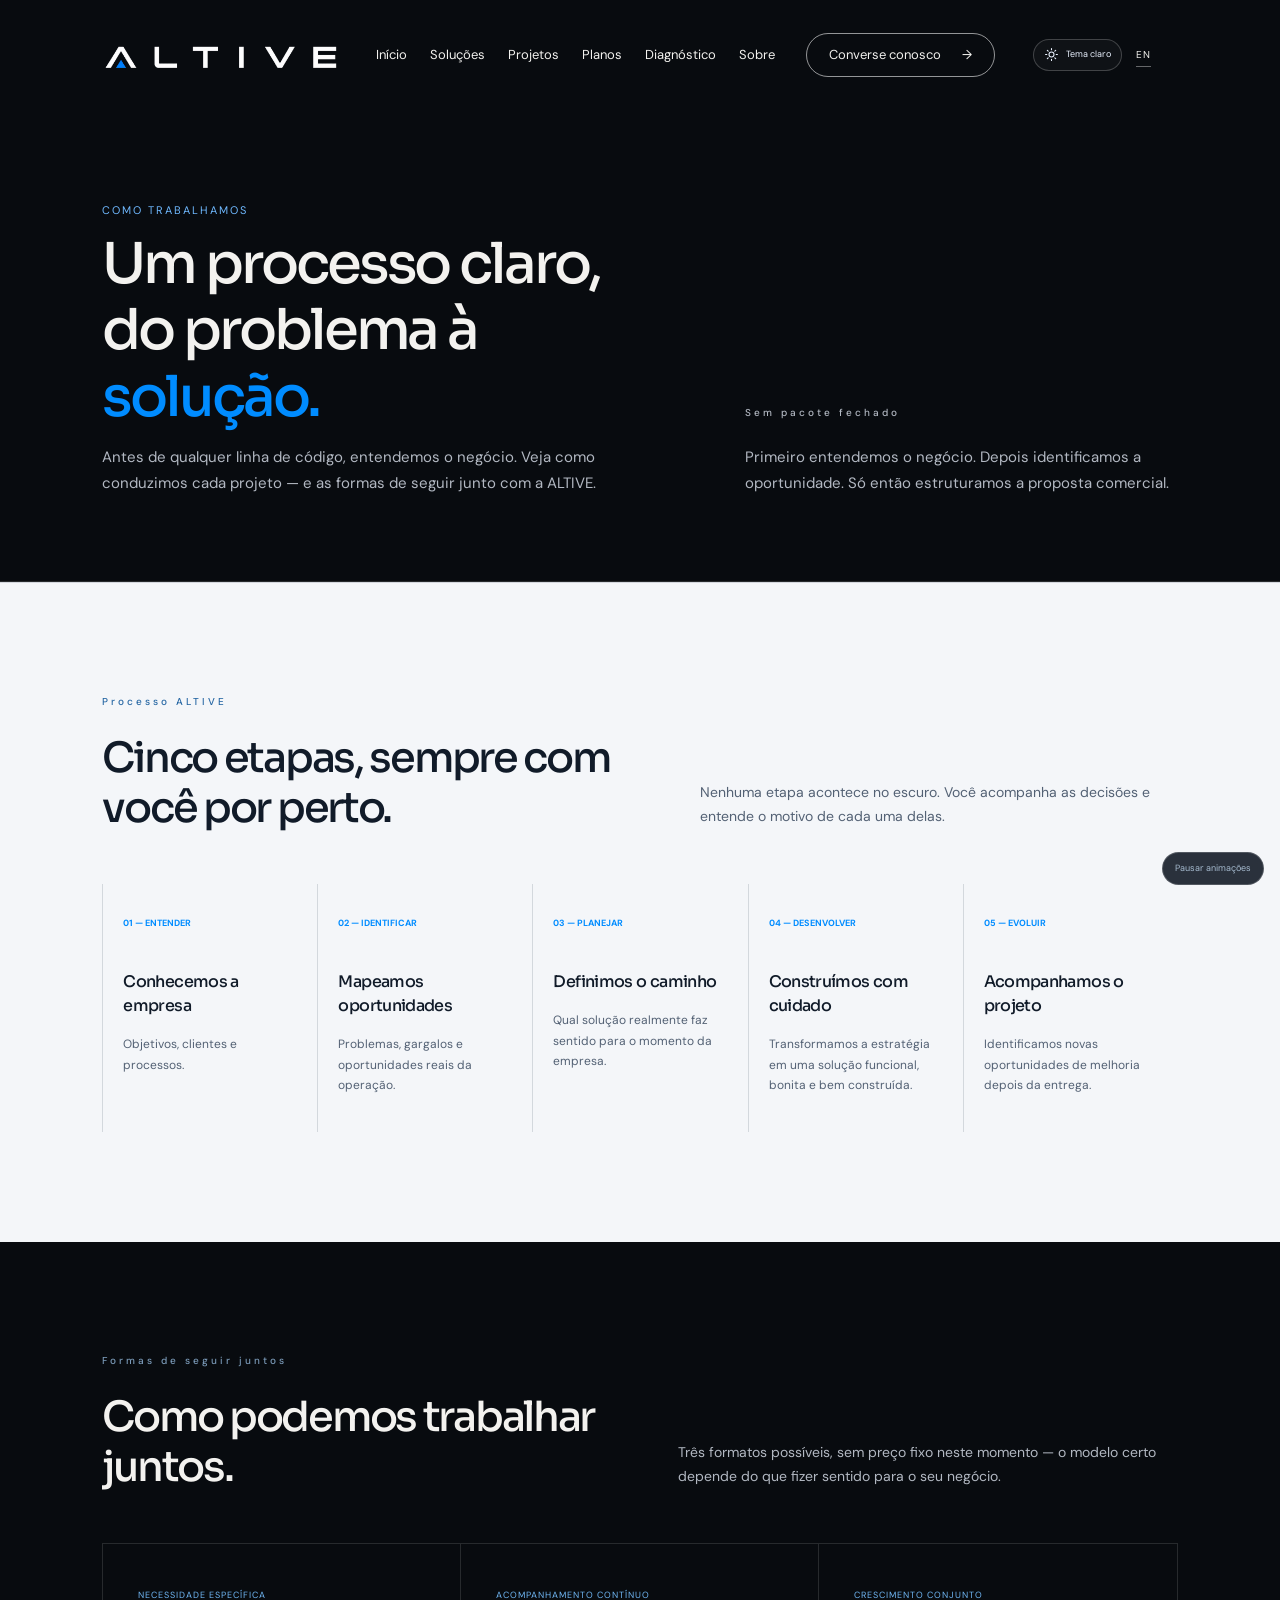
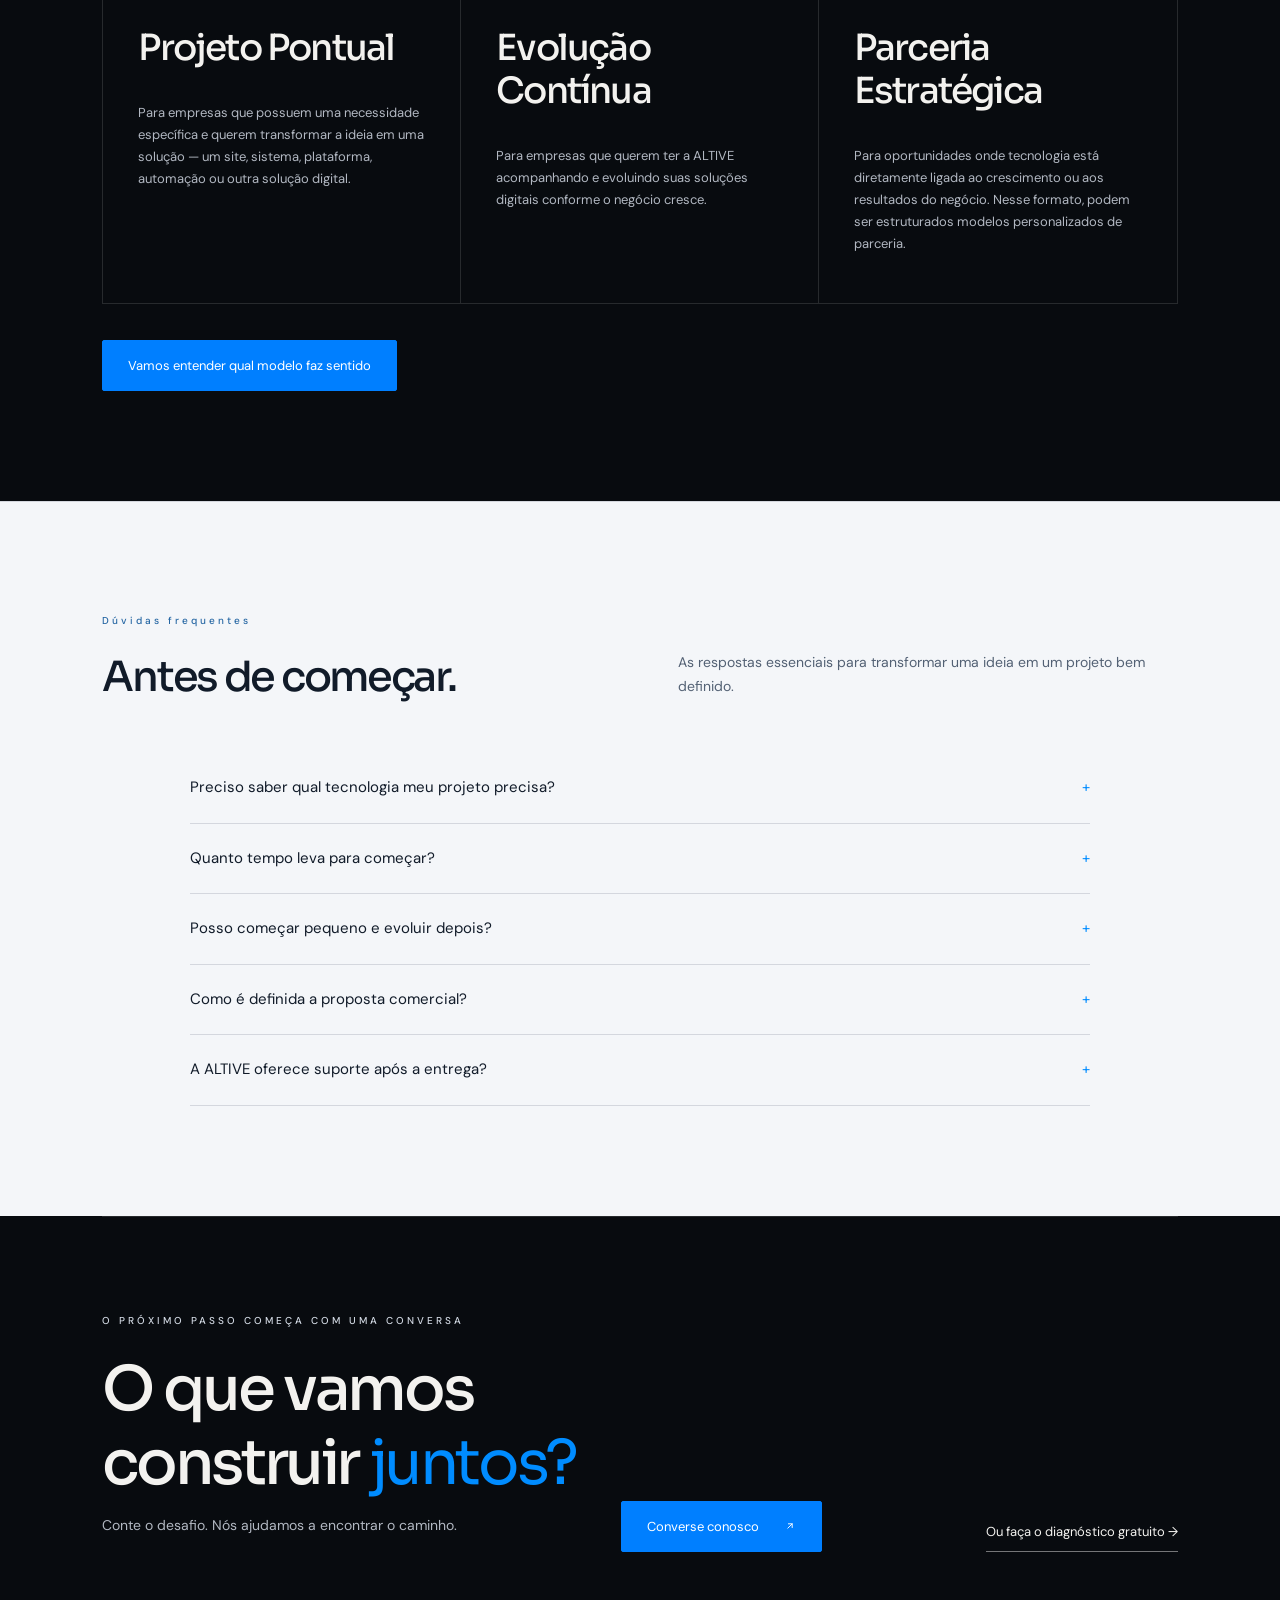
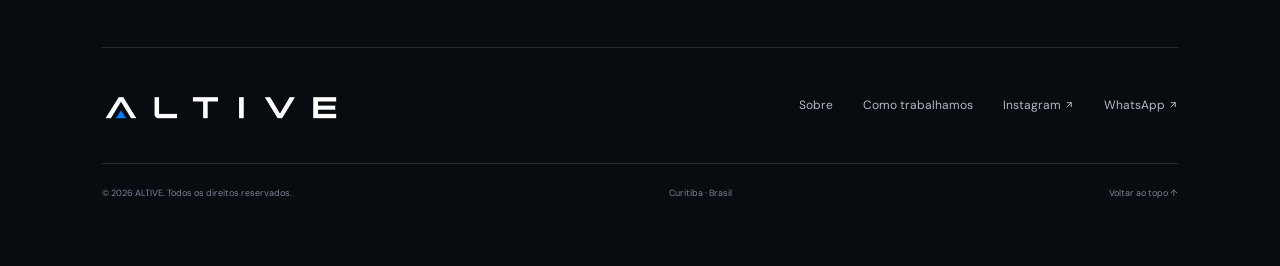
<file: como-trabalhamos.html>
<!doctype html><html lang="pt-BR"><head><meta charset="utf-8"><meta name="viewport" content="width=device-width,initial-scale=1"><meta name="description" content="ALTIVE: sites, sistemas personalizados, integrações e automações para empresas."><title>Como trabalhamos | ALTIVE</title><link rel="icon" href="assets/favicon.svg"><link rel="preconnect" href="https://fonts.googleapis.com"><link rel="preconnect" href="https://fonts.gstatic.com" crossorigin><link href="https://fonts.googleapis.com/css2?family=DM+Sans:wght@400;500;600;700&family=Sora:wght@400;500;600;700&display=swap" rel="stylesheet"><script>try{document.documentElement.dataset.theme=localStorage.getItem("altive-theme-v2")||"dark"}catch{}</script><link rel="stylesheet" href="css/site.css"><link rel="canonical" href="https://altivetech.com.br/como-trabalhamos.html"><link rel="alternate" hreflang="pt-BR" href="https://altivetech.com.br/como-trabalhamos.html"><link rel="alternate" hreflang="en" href="https://altivetech.com.br/en/como-trabalhamos.html"></head><body><a class="skip" href="#conteudo">Pular para o conteúdo</a><header class="header"><div class="container nav-shell"><a class="brand" href="index.html" aria-label="ALTIVE — início"><span><img src="assets/altive-logo-wordmark-black.png" alt="ALTIVE"></span></a><div class="preferences"><button class="theme-toggle" type="button" aria-label="Ativar tema claro" aria-pressed="false"><svg class="ico" viewBox="0 0 24 24" aria-hidden="true"><circle cx="12" cy="12" r="4"/><path d="M12 2.5v2M12 19.5v2M2.5 12h2M19.5 12h2M5.3 5.3l1.4 1.4M17.3 17.3l1.4 1.4M5.3 18.7l1.4-1.4M17.3 6.7l1.4-1.4"/></svg> <span>Tema claro</span></button><a class="language-link" href="en/como-trabalhamos.html" lang="en" aria-label="Read in English">EN</a></div><button class="menu-button" aria-label="Abrir menu" aria-expanded="false" aria-controls="nav"><span></span><span></span></button><nav id="nav" aria-label="Menu principal"><a href="index.html">Início</a><a href="solucoes.html">Soluções</a><a href="projetos.html">Projetos</a><a href="planos.html">Planos</a><a href="diagnostico.html">Diagnóstico</a><a href="sobre.html">Sobre</a><a class="nav-contact" href="https://wa.me/5541984801999" target="_blank" rel="noopener">Converse conosco <span>→</span></a></nav></div></header><main id="conteudo" class="inner"><div id="topo"></div>
    <section class="page-hero"><div class="container page-grid"><div class="reveal"><p class="kicker">Como trabalhamos</p><h1>Um processo claro, do problema à <span>solução.</span></h1><p>Antes de qualquer linha de código, entendemos o negócio. Veja como conduzimos cada projeto — e as formas de seguir junto com a ALTIVE.</p></div><div class="reveal"><p class="eyebrow">Sem pacote fechado</p><p style="color:var(--copy)">Primeiro entendemos o negócio. Depois identificamos a oportunidade. Só então estruturamos a proposta comercial.</p></div></div></section>

    <section class="section section-line"><div class="container">
      <div class="section-heading reveal"><div><p class="eyebrow">Processo ALTIVE</p><h2>Cinco etapas, sempre com você por perto.</h2></div><p>Nenhuma etapa acontece no escuro. Você acompanha as decisões e entende o motivo de cada uma delas.</p></div>
      <div class="process-grid">
        <article class="process-step reveal interactive"><b>01 — ENTENDER</b><h3>Conhecemos a empresa</h3><p>Objetivos, clientes e processos.</p></article>
        <article class="process-step reveal interactive"><b>02 — IDENTIFICAR</b><h3>Mapeamos oportunidades</h3><p>Problemas, gargalos e oportunidades reais da operação.</p></article>
        <article class="process-step reveal interactive"><b>03 — PLANEJAR</b><h3>Definimos o caminho</h3><p>Qual solução realmente faz sentido para o momento da empresa.</p></article>
        <article class="process-step reveal interactive"><b>04 — DESENVOLVER</b><h3>Construímos com cuidado</h3><p>Transformamos a estratégia em uma solução funcional, bonita e bem construída.</p></article>
        <article class="process-step reveal interactive"><b>05 — EVOLUIR</b><h3>Acompanhamos o projeto</h3><p>Identificamos novas oportunidades de melhoria depois da entrega.</p></article>
      </div>
    </div></section>

    <section class="section"><div class="container"><div class="section-heading reveal"><div><p class="eyebrow">Formas de seguir juntos</p><h2>Como podemos trabalhar juntos.</h2></div><p>Três formatos possíveis, sem preço fixo neste momento — o modelo certo depende do que fizer sentido para o seu negócio.</p></div>
      <div class="plans">
        <article class="plan reveal"><p class="plan-kicker">Necessidade específica</p><h2>Projeto Pontual</h2><p>Para empresas que possuem uma necessidade específica e querem transformar a ideia em uma solução — um site, sistema, plataforma, automação ou outra solução digital.</p></article>
        <article class="plan reveal"><p class="plan-kicker">Acompanhamento contínuo</p><h2>Evolução Contínua</h2><p>Para empresas que querem ter a ALTIVE acompanhando e evoluindo suas soluções digitais conforme o negócio cresce.</p></article>
        <article class="plan reveal"><p class="plan-kicker">Crescimento conjunto</p><h2>Parceria Estratégica</h2><p>Para oportunidades onde tecnologia está diretamente ligada ao crescimento ou aos resultados do negócio. Nesse formato, podem ser estruturados modelos personalizados de parceria.</p></article>
      </div>
      <div class="actions" style="margin-top:36px"><a class="button button-primary" href="https://wa.me/5541984801999?text=Ol%C3%A1%2C%20quero%20entender%20qual%20modelo%20de%20parceria%20faz%20mais%20sentido%20para%20minha%20empresa." target="_blank" rel="noopener">Vamos entender qual modelo faz sentido</a></div>
    </div></section>

    <section class="section section-line"><div class="container"><div class="section-heading reveal"><div><p class="eyebrow">Dúvidas frequentes</p><h2>Antes de começar.</h2></div><p>As respostas essenciais para transformar uma ideia em um projeto bem definido.</p></div><div class="faq reveal"><details><summary>Preciso saber qual tecnologia meu projeto precisa?</summary><p>Não. Você pode chegar apenas com um problema ou uma ideia. Juntos, definimos qual caminho técnico faz mais sentido.</p></details><details><summary>Quanto tempo leva para começar?</summary><p>Depois do diagnóstico inicial, organizamos o início conforme a complexidade do projeto. As primeiras direções são apresentadas logo no começo.</p></details><details><summary>Posso começar pequeno e evoluir depois?</summary><p>Sim. Sempre que possível, estruturamos a solução em etapas para gerar valor mais cedo e evoluir com segurança.</p></details><details><summary>Como é definida a proposta comercial?</summary><p>Depois de entender o negócio e mapear a oportunidade, apresentamos uma proposta clara — sem pacotes fechados ou genéricos.</p></details><details><summary>A ALTIVE oferece suporte após a entrega?</summary><p>Sim. O formato de acompanhamento e evolução é combinado conforme a criticidade e as necessidades de cada solução.</p></details></div></div></section>


  </main><section class="contact container" id="contato"><p class="eyebrow">O PRÓXIMO PASSO COMEÇA COM UMA CONVERSA</p><h2>O que vamos<br>construir <em>juntos?</em></h2><div class="contact-end"><p>Conte o desafio. Nós ajudamos a encontrar o caminho.</p><a class="button primary" href="https://wa.me/5541984801999" target="_blank" rel="noopener">Converse conosco <span><i class="arr" aria-hidden="true"></i></span></a><a class="text-link" href="diagnostico.html">Ou faça o diagnóstico gratuito →</a></div></section><footer class="container"><div class="footer-top"><a class="brand" href="index.html" aria-label="ALTIVE — início"><span><img src="assets/altive-logo-wordmark-black.png" alt="ALTIVE" loading="lazy"></span></a><div><a href="sobre.html">Sobre</a><a href="como-trabalhamos.html">Como trabalhamos</a><a href="https://www.instagram.com/altivetech/" target="_blank" rel="noopener">Instagram <i class="arr" aria-hidden="true"></i></a><a href="https://wa.me/5541984801999" target="_blank" rel="noopener">WhatsApp <i class="arr" aria-hidden="true"></i></a></div></div><div class="footer-bottom"><span>© 2026 ALTIVE. Todos os direitos reservados.</span><span>Curitiba · Brasil</span><a href="#topo">Voltar ao topo ↑</a></div></footer><button class="motion-button" type="button" aria-pressed="false">Pausar animações</button><script src="java/site.js"></script></body></html>
</file>
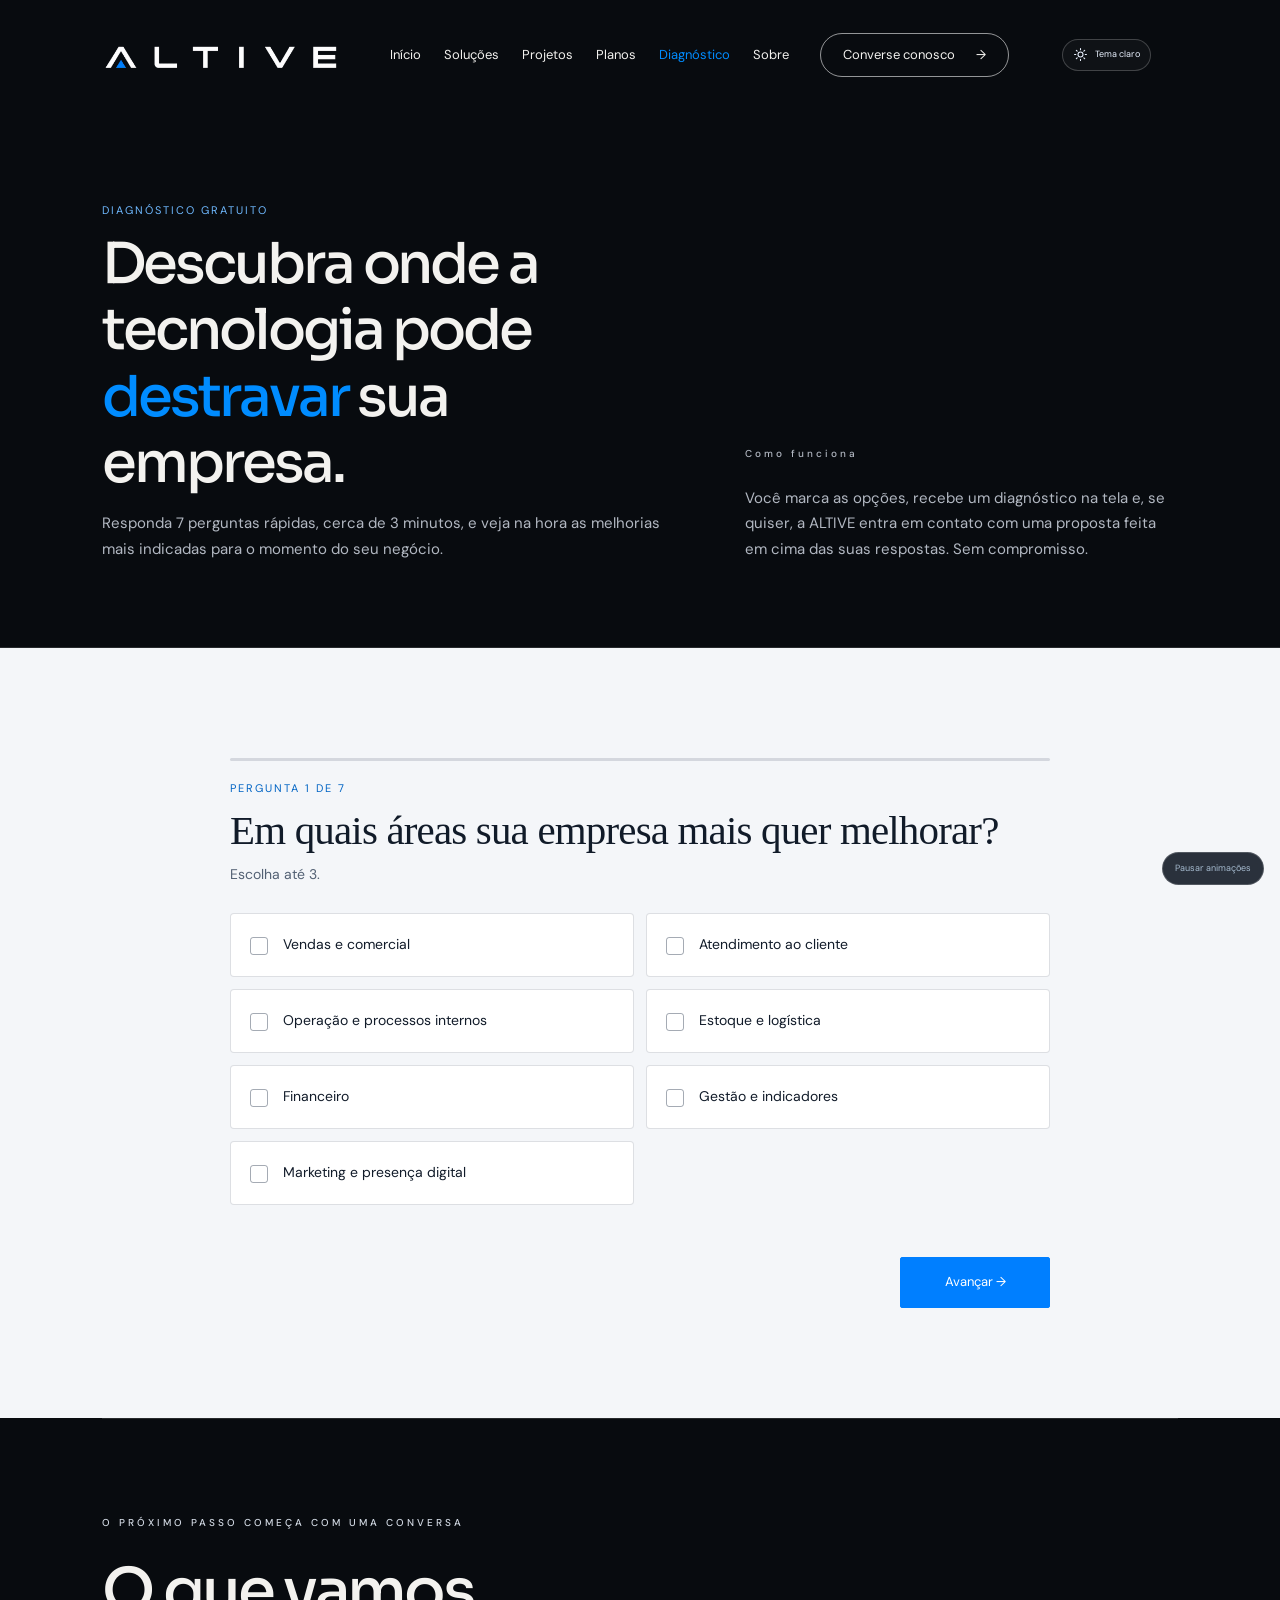
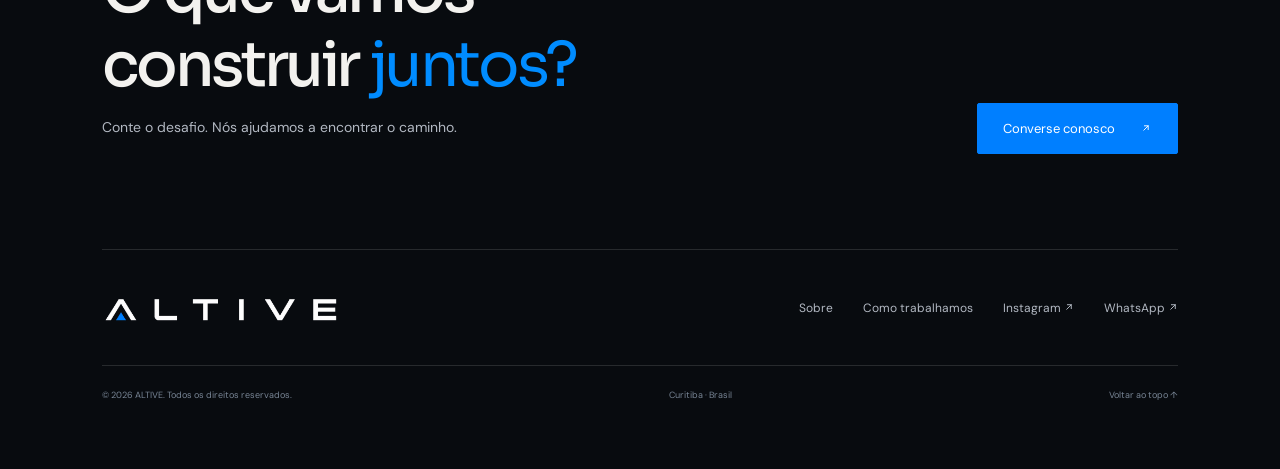
<file: diagnostico.html>
<!doctype html><html lang="pt-BR"><head><meta charset="utf-8"><meta name="viewport" content="width=device-width,initial-scale=1"><meta name="description" content="Diagnóstico gratuito ALTIVE: responda 7 perguntas e descubra onde a tecnologia e a IA podem melhorar a sua empresa."><title>Diagnóstico gratuito | ALTIVE</title><link rel="icon" href="assets/favicon.svg"><link rel="preconnect" href="https://fonts.googleapis.com"><link rel="preconnect" href="https://fonts.gstatic.com" crossorigin><link href="https://fonts.googleapis.com/css2?family=DM+Sans:wght@400;500;600;700&family=Sora:wght@400;500;600;700&display=swap" rel="stylesheet"><script>try{document.documentElement.dataset.theme=localStorage.getItem("altive-theme-v2")||"dark"}catch{}</script><link rel="stylesheet" href="css/site.css"><link rel="stylesheet" href="css/diagnostico.css"><link rel="canonical" href="https://altivetech.com.br/diagnostico.html"></head><body><a class="skip" href="#conteudo">Pular para o conteúdo</a><header class="header"><div class="container nav-shell"><a class="brand" href="index.html" aria-label="ALTIVE — início"><span><img src="assets/altive-logo-wordmark-black.png" alt="ALTIVE"></span></a><div class="preferences"><button class="theme-toggle" type="button" aria-label="Ativar tema claro" aria-pressed="false"><svg class="ico" viewBox="0 0 24 24" aria-hidden="true"><circle cx="12" cy="12" r="4"/><path d="M12 2.5v2M12 19.5v2M2.5 12h2M19.5 12h2M5.3 5.3l1.4 1.4M17.3 17.3l1.4 1.4M5.3 18.7l1.4-1.4M17.3 6.7l1.4-1.4"/></svg> <span>Tema claro</span></button></div><button class="menu-button" aria-label="Abrir menu" aria-expanded="false" aria-controls="nav"><span></span><span></span></button><nav id="nav" aria-label="Menu principal"><a href="index.html">Início</a><a href="solucoes.html">Soluções</a><a href="projetos.html">Projetos</a><a href="planos.html">Planos</a><a href="diagnostico.html">Diagnóstico</a><a href="sobre.html">Sobre</a><a class="nav-contact" href="https://wa.me/5541984801999" target="_blank" rel="noopener">Converse conosco <span>→</span></a></nav></div></header><main id="conteudo" class="inner"><div id="topo"></div>
<section class="page-hero"><div class="container page-grid"><div class="reveal"><p class="kicker">Diagnóstico gratuito</p><h1>Descubra onde a tecnologia pode <span>destravar</span> sua empresa.</h1><p>Responda 7 perguntas rápidas, cerca de 3 minutos, e veja na hora as melhorias mais indicadas para o momento do seu negócio.</p></div><div class="reveal"><p class="eyebrow">Como funciona</p><p style="color:var(--copy)">Você marca as opções, recebe um diagnóstico na tela e, se quiser, a ALTIVE entra em contato com uma proposta feita em cima das suas respostas. Sem compromisso.</p></div></div></section>
<section class="section"><div class="container dg">
  <div class="dg-progresso" aria-hidden="true"><span id="dg-barra"></span></div>
  <p class="dg-passo" id="dg-passo">Pergunta 1 de 7</p>
  <form id="dg-form" novalidate>
    <fieldset class="dg-etapa" data-max="3"><legend>Em quais áreas sua empresa mais quer melhorar?</legend><p class="dg-ajuda">Escolha até 3.</p><div class="dg-opcoes">
      <label><input type="checkbox" name="areas" value="vendas"><span>Vendas e comercial</span></label>
      <label><input type="checkbox" name="areas" value="atendimento"><span>Atendimento ao cliente</span></label>
      <label><input type="checkbox" name="areas" value="operacao"><span>Operação e processos internos</span></label>
      <label><input type="checkbox" name="areas" value="estoque"><span>Estoque e logística</span></label>
      <label><input type="checkbox" name="areas" value="financeiro"><span>Financeiro</span></label>
      <label><input type="checkbox" name="areas" value="gestao"><span>Gestão e indicadores</span></label>
      <label><input type="checkbox" name="areas" value="marketing"><span>Marketing e presença digital</span></label>
    </div></fieldset>
    <fieldset class="dg-etapa"><legend>Quais destas situações acontecem hoje?</legend><p class="dg-ajuda">Marque todas que se aplicam.</p><div class="dg-opcoes">
      <label><input type="checkbox" name="situacoes" value="planilhas"><span>Informação espalhada em planilhas e arquivos</span></label>
      <label><input type="checkbox" name="situacoes" value="retrabalho"><span>Retrabalho: digitar a mesma coisa em vários lugares</span></label>
      <label><input type="checkbox" name="situacoes" value="demora"><span>Demora para responder clientes ou montar orçamentos</span></label>
      <label><input type="checkbox" name="situacoes" value="visao"><span>Falta de visão em tempo real dos números</span></label>
      <label><input type="checkbox" name="situacoes" value="manual"><span>Tarefas repetitivas feitas à mão</span></label>
      <label><input type="checkbox" name="situacoes" value="sistemas"><span>Sistemas que não conversam entre si</span></label>
      <label><input type="checkbox" name="situacoes" value="pessoas"><span>Dependência de pessoas que "sabem onde está a informação"</span></label>
      <label><input type="checkbox" name="situacoes" value="site"><span>O site não traz clientes</span></label>
    </div></fieldset>
    <fieldset class="dg-etapa"><legend>Quais ferramentas a empresa usa?</legend><p class="dg-ajuda">Marque todas que se aplicam.</p><div class="dg-opcoes">
      <label><input type="checkbox" name="ferramentas" value="erp"><span>ERP (SAP, TOTVS, Sankhya…)</span></label>
      <label><input type="checkbox" name="ferramentas" value="crm"><span>CRM (Bitrix24, RD, Pipedrive…)</span></label>
      <label><input type="checkbox" name="ferramentas" value="planilhas"><span>Planilhas</span></label>
      <label><input type="checkbox" name="ferramentas" value="whatsapp"><span>WhatsApp</span></label>
      <label><input type="checkbox" name="ferramentas" value="proprio"><span>Sistema próprio</span></label>
      <label><input type="checkbox" name="ferramentas" value="nenhum"><span>Nenhum sistema ainda</span></label>
    </div></fieldset>
    <fieldset class="dg-etapa" data-unica><legend>Como está o uso de inteligência artificial?</legend><div class="dg-opcoes">
      <label><input type="radio" name="ia" value="0"><span>Ainda não usamos</span></label>
      <label><input type="radio" name="ia" value="1"><span>Algumas pessoas usam por conta própria</span></label>
      <label><input type="radio" name="ia" value="2"><span>Já usamos em alguns processos</span></label>
      <label><input type="radio" name="ia" value="3"><span>A IA já está integrada aos nossos sistemas</span></label>
    </div></fieldset>
    <fieldset class="dg-etapa" data-max="2"><legend>Que tipo de solução mais interessa agora?</legend><p class="dg-ajuda">Escolha até 2.</p><div class="dg-opcoes">
      <label><input type="checkbox" name="solucao" value="site"><span>Site ou landing page</span></label>
      <label><input type="checkbox" name="solucao" value="sistema"><span>Sistema sob medida</span></label>
      <label><input type="checkbox" name="solucao" value="automacao"><span>Automação e integrações</span></label>
      <label><input type="checkbox" name="solucao" value="ia"><span>Assistente de IA</span></label>
      <label><input type="checkbox" name="solucao" value="dashboard"><span>Painel de indicadores</span></label>
      <label><input type="checkbox" name="solucao" value="naosei"><span>Ainda não sei</span></label>
    </div></fieldset>
    <fieldset class="dg-etapa" data-unica><legend>Qual o tamanho da empresa?</legend><div class="dg-opcoes">
      <label><input type="radio" name="tamanho" value="1-10"><span>Até 10 pessoas</span></label>
      <label><input type="radio" name="tamanho" value="11-50"><span>11 a 50 pessoas</span></label>
      <label><input type="radio" name="tamanho" value="51-200"><span>51 a 200 pessoas</span></label>
      <label><input type="radio" name="tamanho" value="200+"><span>Mais de 200 pessoas</span></label>
    </div></fieldset>
    <fieldset class="dg-etapa dg-contato"><legend>Para quem é o diagnóstico?</legend><p class="dg-ajuda">Seu diagnóstico aparece na tela logo em seguida, e a ALTIVE recebe uma cópia para preparar uma análise mais completa.</p>
      <label class="dg-campo dg-largo"><span>Qual é hoje o maior desafio da empresa? <small>(opcional)</small></span><textarea name="desafio" rows="3" placeholder="Ex.: perdemos pedidos no WhatsApp, os relatórios demoram, o time digita tudo duas vezes…"></textarea></label>
      <label class="dg-campo">Seu nome<input name="nome" autocomplete="name" required></label>
      <label class="dg-campo"><span>Cargo <small>(opcional)</small></span><input name="cargo" autocomplete="organization-title" placeholder="Ex.: sócio, gerente comercial"></label>
      <label class="dg-campo">Empresa<input name="empresa" autocomplete="organization" required></label>
      <label class="dg-campo"><span>Cidade <small>(opcional)</small></span><input name="cidade" autocomplete="address-level2"></label>
      <label class="dg-campo">E-mail<input name="email" type="email" autocomplete="email" required></label>
      <label class="dg-campo">Telefone ou WhatsApp<input name="whatsapp" type="tel" autocomplete="tel" placeholder="(41) 99999-9999" required></label>
      <label class="dg-aceite dg-largo"><input type="checkbox" name="aceite" required> Autorizo a ALTIVE a usar estas respostas para preparar o diagnóstico e entrar em contato. Usamos seus dados só para isso.</label>
    </fieldset>
    <p class="dg-erro" id="dg-erro" role="alert"></p>
    <div class="dg-botoes"><button type="button" class="button" id="dg-voltar">← Voltar</button><button type="button" class="button button-primary" id="dg-avancar">Avançar →</button></div>
  </form>
  <div id="dg-resultado" class="dg-resultado" hidden tabindex="-1"></div>
</div></section>
</main><section class="contact container" id="contato"><p class="eyebrow">O PRÓXIMO PASSO COMEÇA COM UMA CONVERSA</p><h2>O que vamos<br>construir <em>juntos?</em></h2><div class="contact-end"><p>Conte o desafio. Nós ajudamos a encontrar o caminho.</p><a class="button primary" href="https://wa.me/5541984801999" target="_blank" rel="noopener">Converse conosco <span><i class="arr" aria-hidden="true"></i></span></a></div></section><footer class="container"><div class="footer-top"><a class="brand" href="index.html" aria-label="ALTIVE — início"><span><img src="assets/altive-logo-wordmark-black.png" alt="ALTIVE" loading="lazy"></span></a><div><a href="sobre.html">Sobre</a><a href="como-trabalhamos.html">Como trabalhamos</a><a href="https://www.instagram.com/altivetech/" target="_blank" rel="noopener">Instagram <i class="arr" aria-hidden="true"></i></a><a href="https://wa.me/5541984801999" target="_blank" rel="noopener">WhatsApp <i class="arr" aria-hidden="true"></i></a></div></div><div class="footer-bottom"><span>© 2026 ALTIVE. Todos os direitos reservados.</span><span>Curitiba · Brasil</span><a href="#topo">Voltar ao topo ↑</a></div></footer><button class="motion-button" type="button" aria-pressed="false">Pausar animações</button><script src="java/site.js"></script><script src="java/diagnostico.js"></script></body></html>
</file>
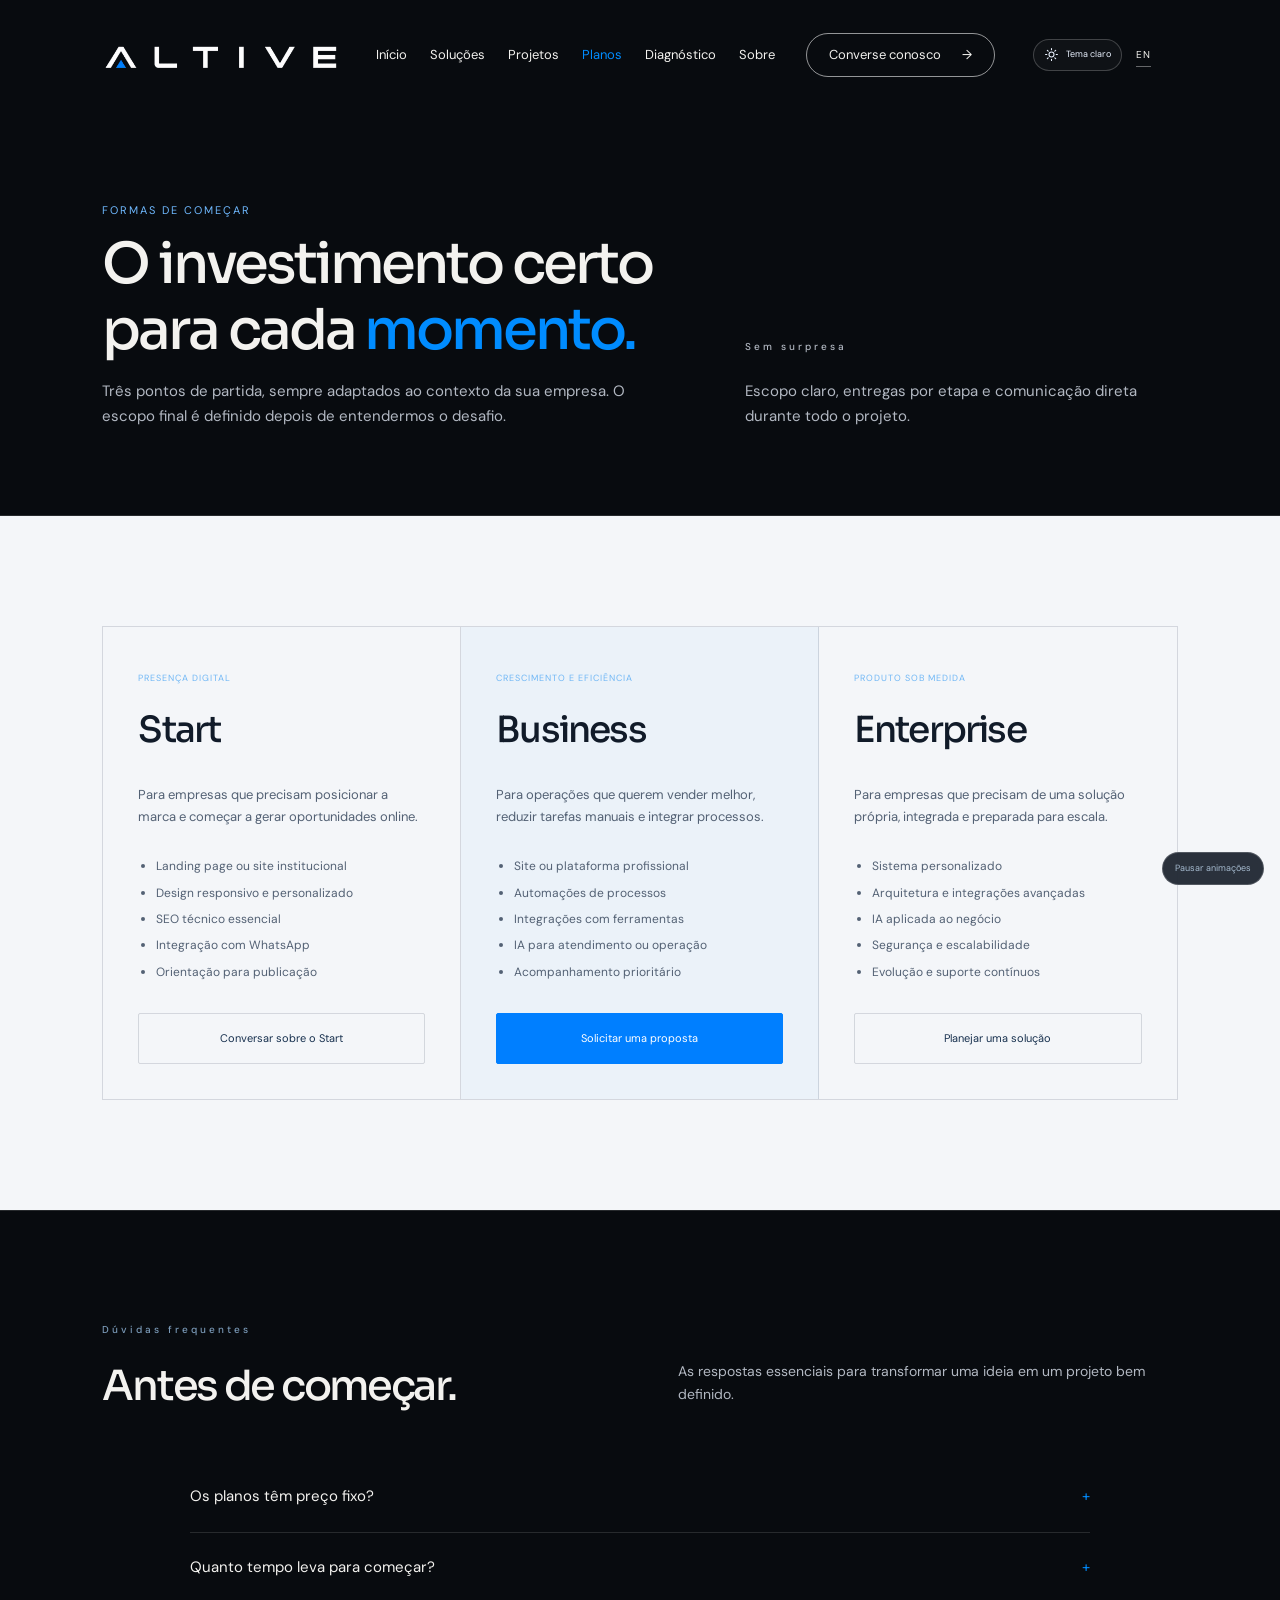
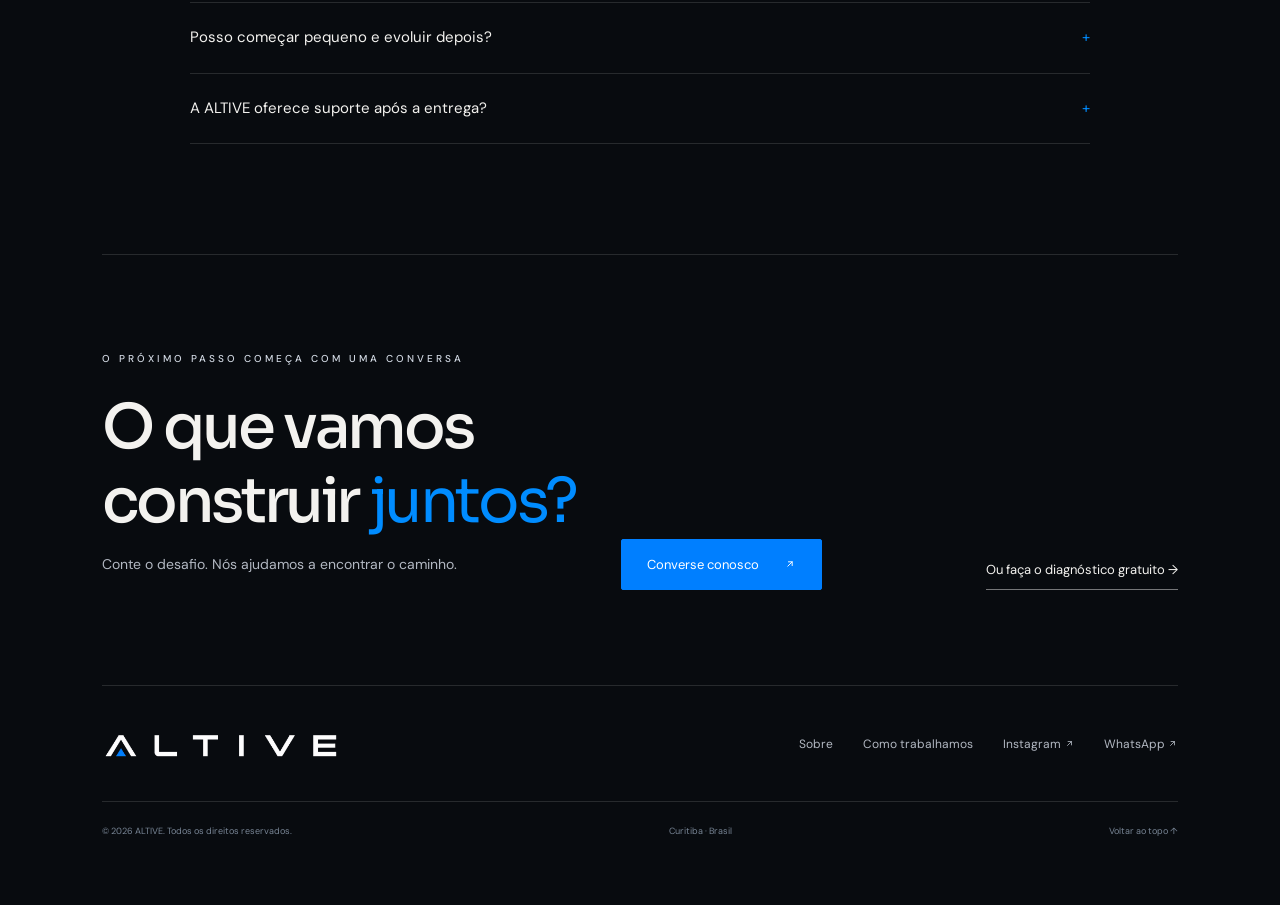
<file: planos.html>
<!doctype html><html lang="pt-BR"><head><meta charset="utf-8"><meta name="viewport" content="width=device-width,initial-scale=1"><meta name="description" content="ALTIVE: sites, sistemas personalizados, integrações e automações para empresas."><title>Planos | ALTIVE</title><link rel="icon" href="assets/favicon.svg"><link rel="preconnect" href="https://fonts.googleapis.com"><link rel="preconnect" href="https://fonts.gstatic.com" crossorigin><link href="https://fonts.googleapis.com/css2?family=DM+Sans:wght@400;500;600;700&family=Sora:wght@400;500;600;700&display=swap" rel="stylesheet"><script>try{document.documentElement.dataset.theme=localStorage.getItem("altive-theme-v2")||"dark"}catch{}</script><link rel="stylesheet" href="css/site.css"><link rel="canonical" href="https://altivetech.com.br/planos.html"><link rel="alternate" hreflang="pt-BR" href="https://altivetech.com.br/planos.html"><link rel="alternate" hreflang="en" href="https://altivetech.com.br/en/planos.html"></head><body><a class="skip" href="#conteudo">Pular para o conteúdo</a><header class="header"><div class="container nav-shell"><a class="brand" href="index.html" aria-label="ALTIVE — início"><span><img src="assets/altive-logo-wordmark-black.png" alt="ALTIVE"></span></a><div class="preferences"><button class="theme-toggle" type="button" aria-label="Ativar tema claro" aria-pressed="false"><svg class="ico" viewBox="0 0 24 24" aria-hidden="true"><circle cx="12" cy="12" r="4"/><path d="M12 2.5v2M12 19.5v2M2.5 12h2M19.5 12h2M5.3 5.3l1.4 1.4M17.3 17.3l1.4 1.4M5.3 18.7l1.4-1.4M17.3 6.7l1.4-1.4"/></svg> <span>Tema claro</span></button><a class="language-link" href="en/planos.html" lang="en" aria-label="Read in English">EN</a></div><button class="menu-button" aria-label="Abrir menu" aria-expanded="false" aria-controls="nav"><span></span><span></span></button><nav id="nav" aria-label="Menu principal"><a href="index.html">Início</a><a href="solucoes.html">Soluções</a><a href="projetos.html">Projetos</a><a href="planos.html">Planos</a><a href="diagnostico.html">Diagnóstico</a><a href="sobre.html">Sobre</a><a class="nav-contact" href="https://wa.me/5541984801999" target="_blank" rel="noopener">Converse conosco <span>→</span></a></nav></div></header><main id="conteudo" class="inner"><div id="topo"></div>
    <section class="page-hero"><div class="container page-grid"><div class="reveal"><p class="kicker">Formas de começar</p><h1>O investimento certo para cada <span>momento.</span></h1><p>Três pontos de partida, sempre adaptados ao contexto da sua empresa. O escopo final é definido depois de entendermos o desafio.</p></div><div class="reveal"><p class="eyebrow">Sem surpresa</p><p style="color:var(--copy)">Escopo claro, entregas por etapa e comunicação direta durante todo o projeto.</p></div></div></section>
    <section class="section"><div class="container"><div class="plans">
      <article class="plan reveal"><p class="plan-kicker">Presença digital</p><h2>Start</h2><p>Para empresas que precisam posicionar a marca e começar a gerar oportunidades online.</p><ul><li>Landing page ou site institucional</li><li>Design responsivo e personalizado</li><li>SEO técnico essencial</li><li>Integração com WhatsApp</li><li>Orientação para publicação</li></ul><a class="button button-secondary" href="https://wa.me/5541984801999?text=Ol%C3%A1%2C%20quero%20come%C3%A7ar%20com%20o%20plano%20Start." target="_blank" rel="noopener">Conversar sobre o Start</a></article>
      <article class="plan featured reveal"><p class="plan-kicker">Crescimento e eficiência</p><h2>Business</h2><p>Para operações que querem vender melhor, reduzir tarefas manuais e integrar processos.</p><ul><li>Site ou plataforma profissional</li><li>Automações de processos</li><li>Integrações com ferramentas</li><li>IA para atendimento ou operação</li><li>Acompanhamento prioritário</li></ul><a class="button button-primary" href="https://wa.me/5541984801999?text=Ol%C3%A1%2C%20quero%20uma%20proposta%20para%20o%20plano%20Business." target="_blank" rel="noopener">Solicitar uma proposta</a></article>
      <article class="plan reveal"><p class="plan-kicker">Produto sob medida</p><h2>Enterprise</h2><p>Para empresas que precisam de uma solução própria, integrada e preparada para escala.</p><ul><li>Sistema personalizado</li><li>Arquitetura e integrações avançadas</li><li>IA aplicada ao negócio</li><li>Segurança e escalabilidade</li><li>Evolução e suporte contínuos</li></ul><a class="button button-secondary" href="https://wa.me/5541984801999?text=Ol%C3%A1%2C%20quero%20planejar%20uma%20solu%C3%A7%C3%A3o%20Enterprise." target="_blank" rel="noopener">Planejar uma solução</a></article>
    </div></div></section>
    <section class="section section-line"><div class="container"><div class="section-heading reveal"><div><p class="eyebrow">Dúvidas frequentes</p><h2>Antes de começar.</h2></div><p>As respostas essenciais para transformar uma ideia em um projeto bem definido.</p></div><div class="faq reveal"><details><summary>Os planos têm preço fixo?</summary><p>Não. Eles representam níveis de escopo. Depois do diagnóstico, apresentamos uma proposta transparente baseada nas necessidades reais da sua empresa.</p></details><details><summary>Quanto tempo leva para começar?</summary><p>Após a aprovação da proposta, organizamos o início conforme a complexidade e a disponibilidade do projeto. As primeiras direções são apresentadas logo no começo.</p></details><details><summary>Posso começar pequeno e evoluir depois?</summary><p>Sim. Sempre que possível, estruturamos a solução em etapas para gerar valor mais cedo e evoluir com segurança.</p></details><details><summary>A ALTIVE oferece suporte após a entrega?</summary><p>Sim. O formato de suporte e evolução é combinado conforme a criticidade e as necessidades de cada solução.</p></details></div></div></section>

  </main><section class="contact container" id="contato"><p class="eyebrow">O PRÓXIMO PASSO COMEÇA COM UMA CONVERSA</p><h2>O que vamos<br>construir <em>juntos?</em></h2><div class="contact-end"><p>Conte o desafio. Nós ajudamos a encontrar o caminho.</p><a class="button primary" href="https://wa.me/5541984801999" target="_blank" rel="noopener">Converse conosco <span><i class="arr" aria-hidden="true"></i></span></a><a class="text-link" href="diagnostico.html">Ou faça o diagnóstico gratuito →</a></div></section><footer class="container"><div class="footer-top"><a class="brand" href="index.html" aria-label="ALTIVE — início"><span><img src="assets/altive-logo-wordmark-black.png" alt="ALTIVE" loading="lazy"></span></a><div><a href="sobre.html">Sobre</a><a href="como-trabalhamos.html">Como trabalhamos</a><a href="https://www.instagram.com/altivetech/" target="_blank" rel="noopener">Instagram <i class="arr" aria-hidden="true"></i></a><a href="https://wa.me/5541984801999" target="_blank" rel="noopener">WhatsApp <i class="arr" aria-hidden="true"></i></a></div></div><div class="footer-bottom"><span>© 2026 ALTIVE. Todos os direitos reservados.</span><span>Curitiba · Brasil</span><a href="#topo">Voltar ao topo ↑</a></div></footer><button class="motion-button" type="button" aria-pressed="false">Pausar animações</button><script src="java/site.js"></script></body></html>
</file>
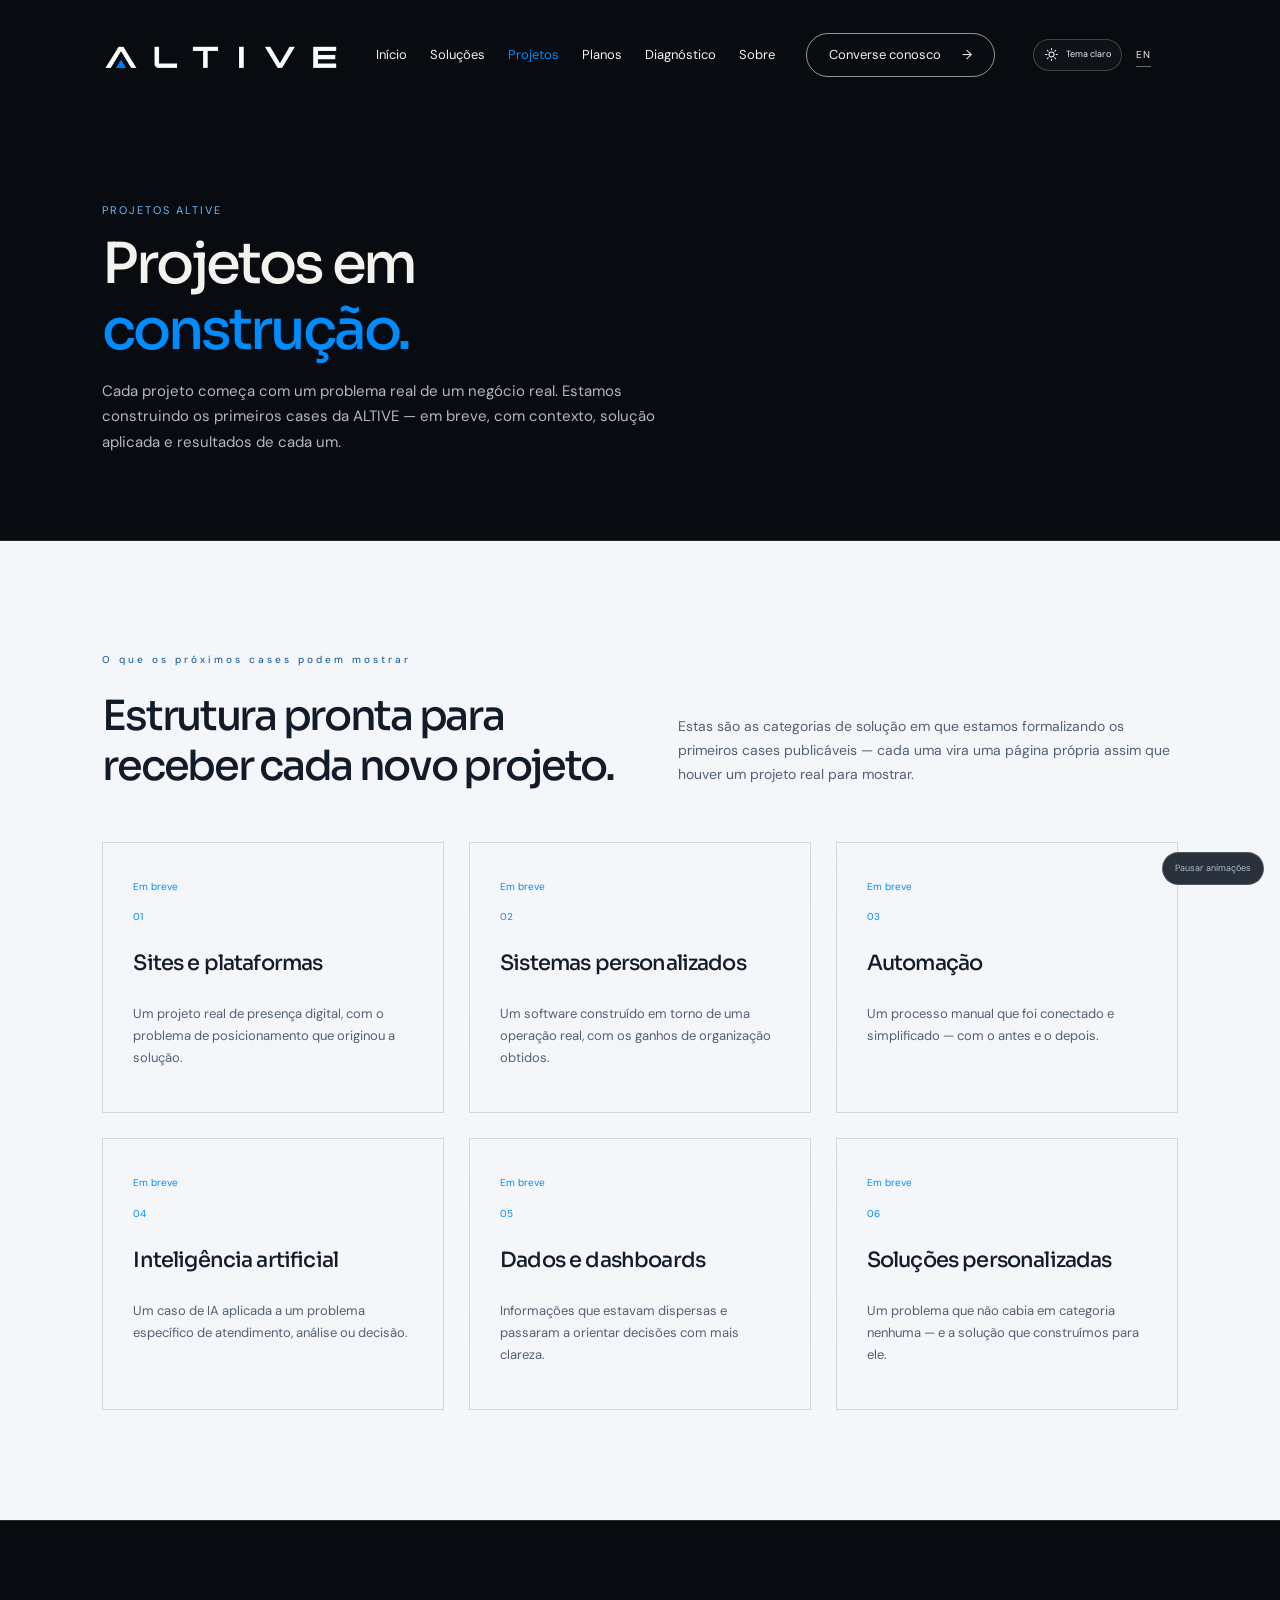
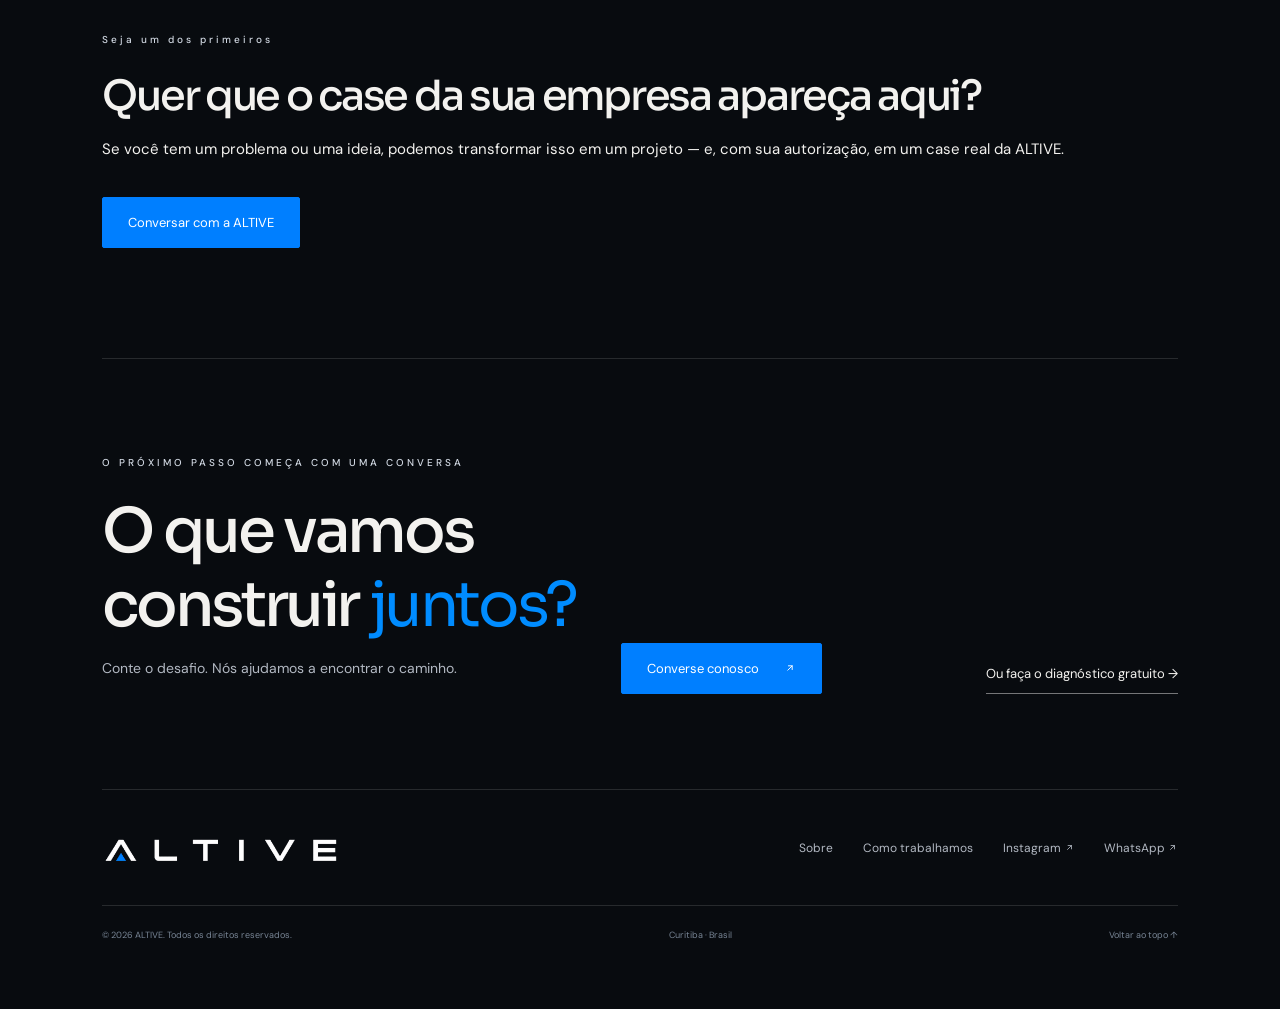
<file: projetos.html>
<!doctype html><html lang="pt-BR"><head><meta charset="utf-8"><meta name="viewport" content="width=device-width,initial-scale=1"><meta name="description" content="ALTIVE: sites, sistemas personalizados, integrações e automações para empresas."><title>Projetos | ALTIVE</title><link rel="icon" href="assets/favicon.svg"><link rel="preconnect" href="https://fonts.googleapis.com"><link rel="preconnect" href="https://fonts.gstatic.com" crossorigin><link href="https://fonts.googleapis.com/css2?family=DM+Sans:wght@400;500;600;700&family=Sora:wght@400;500;600;700&display=swap" rel="stylesheet"><script>try{document.documentElement.dataset.theme=localStorage.getItem("altive-theme-v2")||"dark"}catch{}</script><link rel="stylesheet" href="css/site.css"><link rel="canonical" href="https://altivetech.com.br/projetos.html"><link rel="alternate" hreflang="pt-BR" href="https://altivetech.com.br/projetos.html"><link rel="alternate" hreflang="en" href="https://altivetech.com.br/en/projetos.html"></head><body><a class="skip" href="#conteudo">Pular para o conteúdo</a><header class="header"><div class="container nav-shell"><a class="brand" href="index.html" aria-label="ALTIVE — início"><span><img src="assets/altive-logo-wordmark-black.png" alt="ALTIVE"></span></a><div class="preferences"><button class="theme-toggle" type="button" aria-label="Ativar tema claro" aria-pressed="false"><svg class="ico" viewBox="0 0 24 24" aria-hidden="true"><circle cx="12" cy="12" r="4"/><path d="M12 2.5v2M12 19.5v2M2.5 12h2M19.5 12h2M5.3 5.3l1.4 1.4M17.3 17.3l1.4 1.4M5.3 18.7l1.4-1.4M17.3 6.7l1.4-1.4"/></svg> <span>Tema claro</span></button><a class="language-link" href="en/projetos.html" lang="en" aria-label="Read in English">EN</a></div><button class="menu-button" aria-label="Abrir menu" aria-expanded="false" aria-controls="nav"><span></span><span></span></button><nav id="nav" aria-label="Menu principal"><a href="index.html">Início</a><a href="solucoes.html">Soluções</a><a href="projetos.html">Projetos</a><a href="planos.html">Planos</a><a href="diagnostico.html">Diagnóstico</a><a href="sobre.html">Sobre</a><a class="nav-contact" href="https://wa.me/5541984801999" target="_blank" rel="noopener">Converse conosco <span>→</span></a></nav></div></header><main id="conteudo" class="inner"><div id="topo"></div>
    <section class="page-hero"><div class="container page-grid"><div class="reveal"><p class="kicker">Projetos ALTIVE</p><h1>Projetos em <span>construção.</span></h1><p>Cada projeto começa com um problema real de um negócio real. Estamos construindo os primeiros cases da ALTIVE — em breve, com contexto, solução aplicada e resultados de cada um.</p></div></div></section>

    <section class="section"><div class="container">
      <div class="section-heading reveal"><div><p class="eyebrow">O que os próximos cases podem mostrar</p><h2>Estrutura pronta para receber cada novo projeto.</h2></div><p>Estas são as categorias de solução em que estamos formalizando os primeiros cases publicáveis — cada uma vira uma página própria assim que houver um projeto real para mostrar.</p></div>
      <div class="services">
        <article class="service-card reveal interactive"><span class="plan-badge">Em breve</span><p class="card-number">01</p><h3>Sites e plataformas</h3><p>Um projeto real de presença digital, com o problema de posicionamento que originou a solução.</p></article>
        <article class="service-card reveal interactive"><span class="plan-badge">Em breve</span><p class="card-number">02</p><h3>Sistemas personalizados</h3><p>Um software construído em torno de uma operação real, com os ganhos de organização obtidos.</p></article>
        <article class="service-card reveal interactive"><span class="plan-badge">Em breve</span><p class="card-number">03</p><h3>Automação</h3><p>Um processo manual que foi conectado e simplificado — com o antes e o depois.</p></article>
        <article class="service-card reveal interactive"><span class="plan-badge">Em breve</span><p class="card-number">04</p><h3>Inteligência artificial</h3><p>Um caso de IA aplicada a um problema específico de atendimento, análise ou decisão.</p></article>
        <article class="service-card reveal interactive"><span class="plan-badge">Em breve</span><p class="card-number">05</p><h3>Dados e dashboards</h3><p>Informações que estavam dispersas e passaram a orientar decisões com mais clareza.</p></article>
        <article class="service-card reveal interactive"><span class="plan-badge">Em breve</span><p class="card-number">06</p><h3>Soluções personalizadas</h3><p>Um problema que não cabia em categoria nenhuma — e a solução que construímos para ele.</p></article>
      </div>
    </div></section>

    <section class="section section-line"><div class="container"><div class="cta reveal"><p class="eyebrow">Seja um dos primeiros</p><h2>Quer que o case da sua empresa apareça aqui?</h2><p>Se você tem um problema ou uma ideia, podemos transformar isso em um projeto — e, com sua autorização, em um case real da ALTIVE.</p><div class="actions"><a class="button button-primary" href="https://wa.me/5541984801999?text=Ol%C3%A1%2C%20vi%20que%20a%20ALTIVE%20ainda%20n%C3%A3o%20tem%20projetos%20publicados%20e%20quero%20ser%20um%20dos%20primeiros%20cases." target="_blank" rel="noopener">Conversar com a ALTIVE</a></div></div></div></section>
  </main><section class="contact container" id="contato"><p class="eyebrow">O PRÓXIMO PASSO COMEÇA COM UMA CONVERSA</p><h2>O que vamos<br>construir <em>juntos?</em></h2><div class="contact-end"><p>Conte o desafio. Nós ajudamos a encontrar o caminho.</p><a class="button primary" href="https://wa.me/5541984801999" target="_blank" rel="noopener">Converse conosco <span><i class="arr" aria-hidden="true"></i></span></a><a class="text-link" href="diagnostico.html">Ou faça o diagnóstico gratuito →</a></div></section><footer class="container"><div class="footer-top"><a class="brand" href="index.html" aria-label="ALTIVE — início"><span><img src="assets/altive-logo-wordmark-black.png" alt="ALTIVE" loading="lazy"></span></a><div><a href="sobre.html">Sobre</a><a href="como-trabalhamos.html">Como trabalhamos</a><a href="https://www.instagram.com/altivetech/" target="_blank" rel="noopener">Instagram <i class="arr" aria-hidden="true"></i></a><a href="https://wa.me/5541984801999" target="_blank" rel="noopener">WhatsApp <i class="arr" aria-hidden="true"></i></a></div></div><div class="footer-bottom"><span>© 2026 ALTIVE. Todos os direitos reservados.</span><span>Curitiba · Brasil</span><a href="#topo">Voltar ao topo ↑</a></div></footer><button class="motion-button" type="button" aria-pressed="false">Pausar animações</button><script src="java/site.js"></script></body></html>
</file>
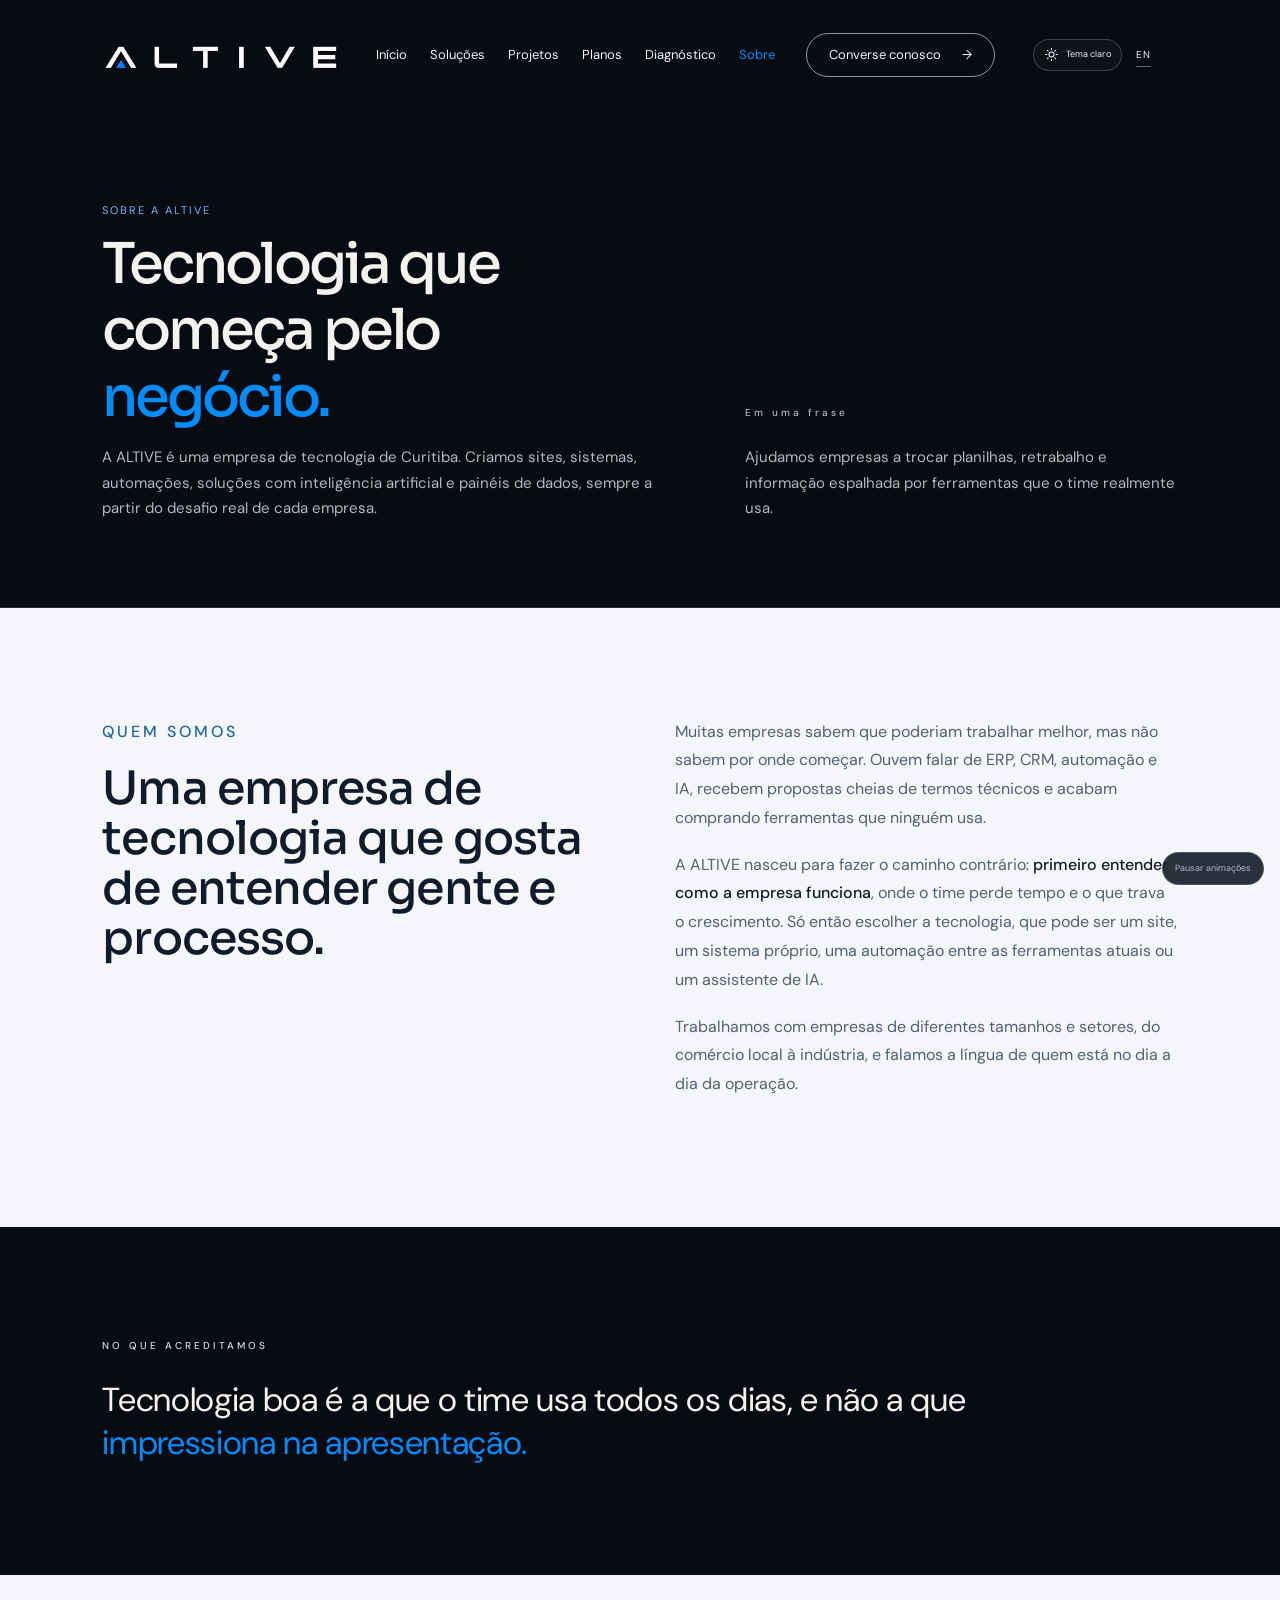
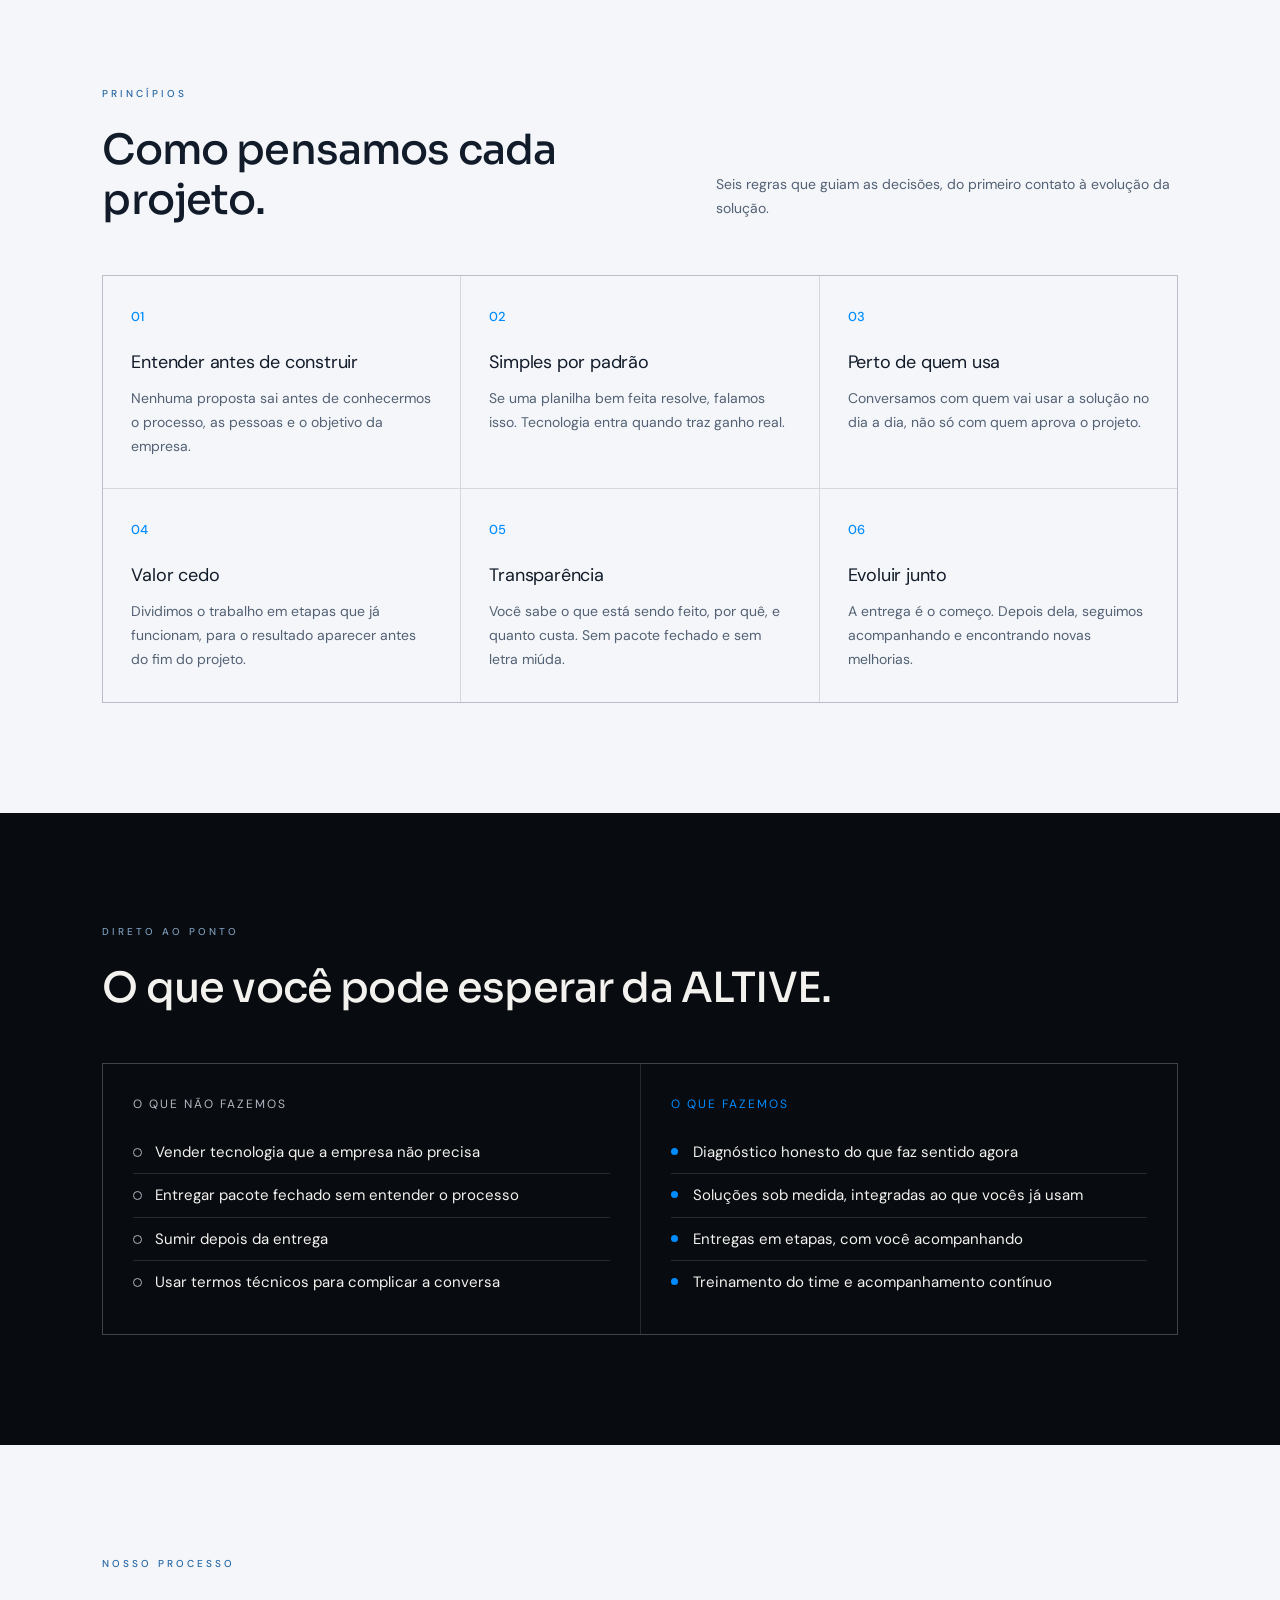
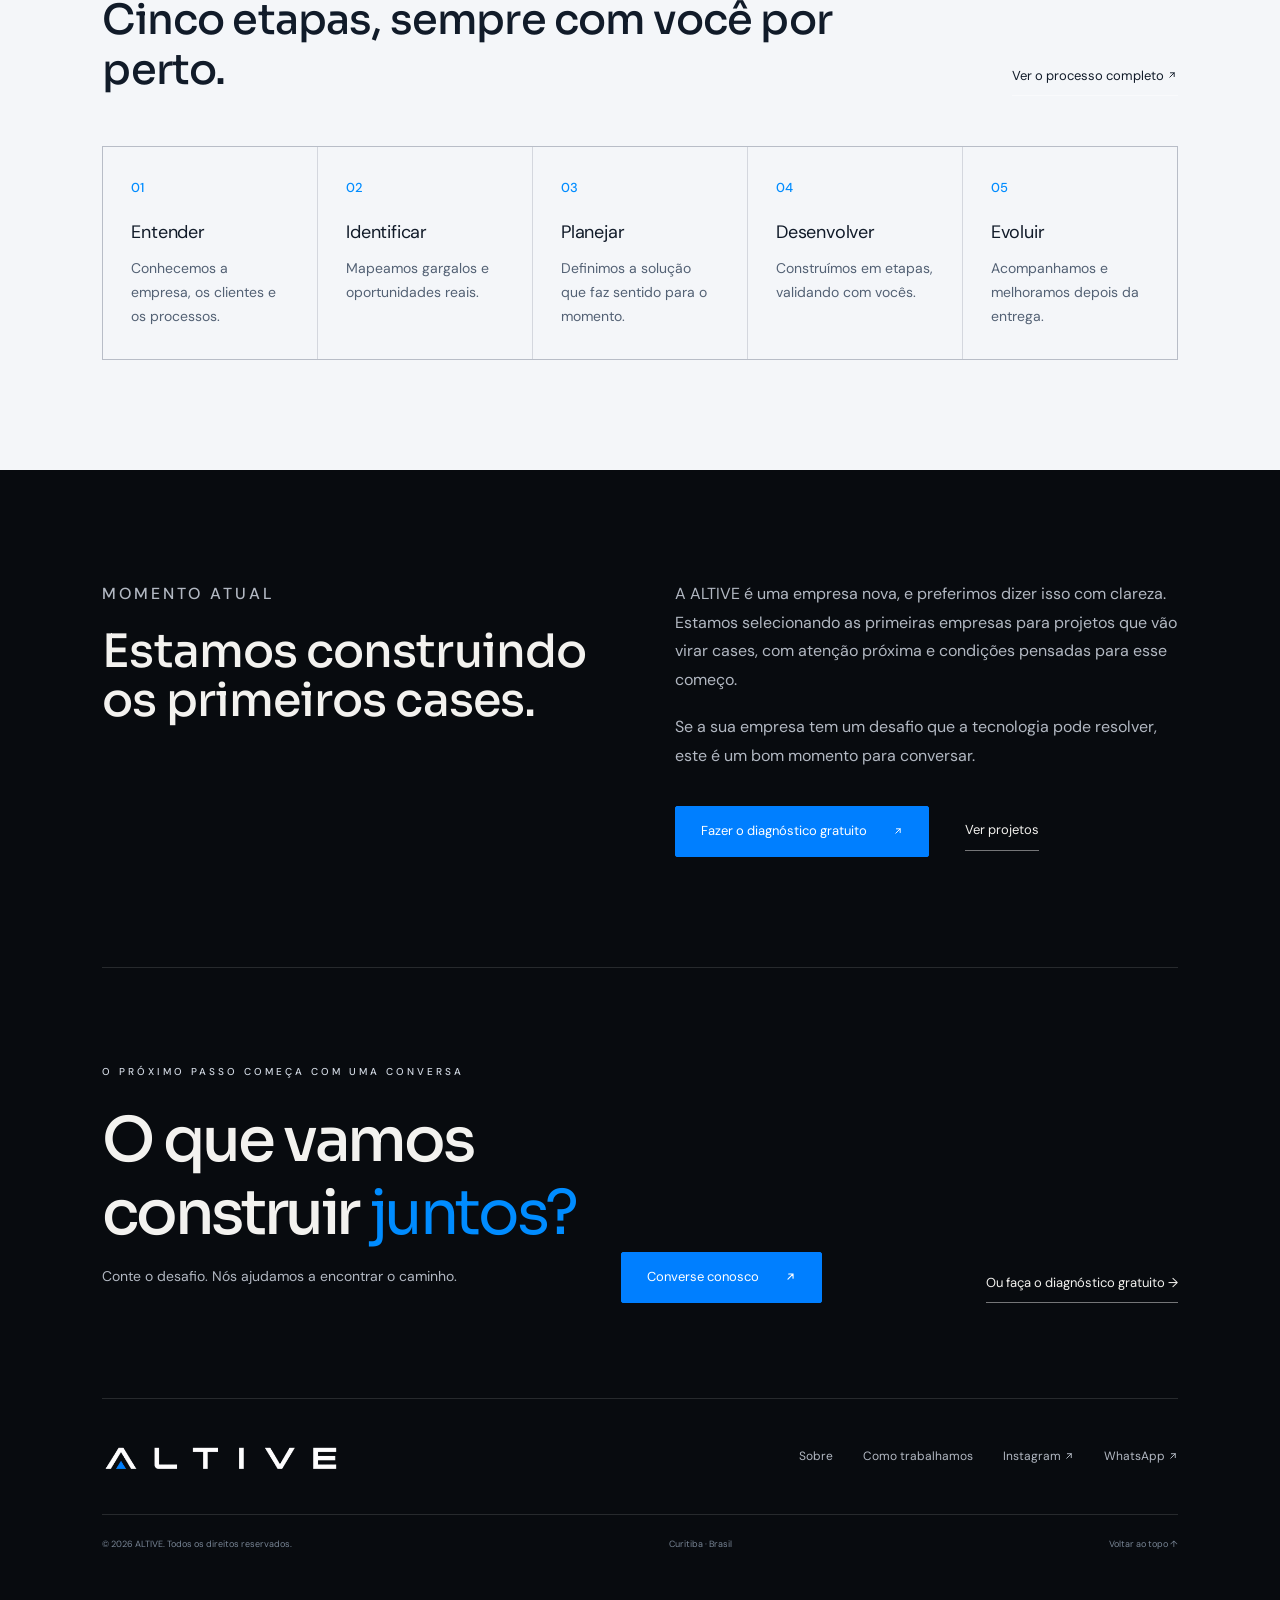
<file: sobre.html>
<!doctype html><html lang="pt-BR"><head><meta charset="utf-8"><meta name="viewport" content="width=device-width,initial-scale=1"><meta name="description" content="Conheça a ALTIVE: empresa de tecnologia de Curitiba que cria sites, sistemas, automações, IA e painéis de dados a partir do desafio de cada negócio."><title>Sobre | ALTIVE</title><link rel="icon" href="assets/favicon.svg"><link rel="preconnect" href="https://fonts.googleapis.com"><link rel="preconnect" href="https://fonts.gstatic.com" crossorigin><link href="https://fonts.googleapis.com/css2?family=DM+Sans:wght@400;500;600;700&family=Sora:wght@400;500;600;700&display=swap" rel="stylesheet"><script>try{document.documentElement.dataset.theme=localStorage.getItem("altive-theme-v2")||"dark"}catch{}</script><link rel="stylesheet" href="css/site.css"><link rel="stylesheet" href="css/paginas.css"><link rel="canonical" href="https://altivetech.com.br/sobre.html"><link rel="alternate" hreflang="pt-BR" href="https://altivetech.com.br/sobre.html"></head><body><a class="skip" href="#conteudo">Pular para o conteúdo</a><header class="header"><div class="container nav-shell"><a class="brand" href="index.html" aria-label="ALTIVE — início"><span><img src="assets/altive-logo-wordmark-black.png" alt="ALTIVE"></span></a><div class="preferences"><button class="theme-toggle" type="button" aria-label="Ativar tema claro" aria-pressed="false"><svg class="ico" viewBox="0 0 24 24" aria-hidden="true"><circle cx="12" cy="12" r="4"/><path d="M12 2.5v2M12 19.5v2M2.5 12h2M19.5 12h2M5.3 5.3l1.4 1.4M17.3 17.3l1.4 1.4M5.3 18.7l1.4-1.4M17.3 6.7l1.4-1.4"/></svg> <span>Tema claro</span></button><a class="language-link" href="en/index.html#sobre" lang="en" aria-label="Read in English">EN</a></div><button class="menu-button" aria-label="Abrir menu" aria-expanded="false" aria-controls="nav"><span></span><span></span></button><nav id="nav" aria-label="Menu principal"><a href="index.html">Início</a><a href="solucoes.html">Soluções</a><a href="projetos.html">Projetos</a><a href="planos.html">Planos</a><a href="diagnostico.html">Diagnóstico</a><a href="sobre.html" aria-current="page">Sobre</a><a class="nav-contact" href="https://wa.me/5541984801999" target="_blank" rel="noopener">Converse conosco <span>→</span></a></nav></div></header><main id="conteudo" class="inner"><div id="topo"></div>
<section class="page-hero"><div class="container page-grid"><div class="reveal"><p class="kicker">Sobre a ALTIVE</p><h1>Tecnologia que começa pelo <span>negócio.</span></h1><p>A ALTIVE é uma empresa de tecnologia de Curitiba. Criamos sites, sistemas, automações, soluções com inteligência artificial e painéis de dados, sempre a partir do desafio real de cada empresa.</p></div><div class="reveal"><p class="eyebrow">Em uma frase</p><p style="color:var(--copy)">Ajudamos empresas a trocar planilhas, retrabalho e informação espalhada por ferramentas que o time realmente usa.</p></div></div></section>
<section class="section"><div class="container sb-split"><div class="reveal"><p class="eyebrow">QUEM SOMOS</p><h2 class="pg-h2">Uma empresa de tecnologia que gosta de entender gente e processo.</h2></div><div class="reveal"><p>Muitas empresas sabem que poderiam trabalhar melhor, mas não sabem por onde começar. Ouvem falar de ERP, CRM, automação e IA, recebem propostas cheias de termos técnicos e acabam comprando ferramentas que ninguém usa.</p><p>A ALTIVE nasceu para fazer o caminho contrário: <strong>primeiro entender como a empresa funciona</strong>, onde o time perde tempo e o que trava o crescimento. Só então escolher a tecnologia, que pode ser um site, um sistema próprio, uma automação entre as ferramentas atuais ou um assistente de IA.</p><p>Trabalhamos com empresas de diferentes tamanhos e setores, do comércio local à indústria, e falamos a língua de quem está no dia a dia da operação.</p></div></div></section>
<section class="section"><div class="container"><p class="eyebrow reveal">NO QUE ACREDITAMOS</p><p class="sb-frase reveal">Tecnologia boa é a que o time usa todos os dias, e não a que <em>impressiona na apresentação.</em></p></div></section>
<section class="section"><div class="container"><div class="section-heading reveal"><div><p class="eyebrow">PRINCÍPIOS</p><h2 class="pg-h2">Como pensamos cada projeto.</h2></div><p class="pg-intro">Seis regras que guiam as decisões, do primeiro contato à evolução da solução.</p></div><div class="pg-cards reveal"><div><b class="pg-n">01</b><h3>Entender antes de construir</h3><p>Nenhuma proposta sai antes de conhecermos o processo, as pessoas e o objetivo da empresa.</p></div><div><b class="pg-n">02</b><h3>Simples por padrão</h3><p>Se uma planilha bem feita resolve, falamos isso. Tecnologia entra quando traz ganho real.</p></div><div><b class="pg-n">03</b><h3>Perto de quem usa</h3><p>Conversamos com quem vai usar a solução no dia a dia, não só com quem aprova o projeto.</p></div><div><b class="pg-n">04</b><h3>Valor cedo</h3><p>Dividimos o trabalho em etapas que já funcionam, para o resultado aparecer antes do fim do projeto.</p></div><div><b class="pg-n">05</b><h3>Transparência</h3><p>Você sabe o que está sendo feito, por quê, e quanto custa. Sem pacote fechado e sem letra miúda.</p></div><div><b class="pg-n">06</b><h3>Evoluir junto</h3><p>A entrega é o começo. Depois dela, seguimos acompanhando e encontrando novas melhorias.</p></div></div></div></section>
<section class="section"><div class="container"><div class="section-heading reveal"><div><p class="eyebrow">DIRETO AO PONTO</p><h2 class="pg-h2">O que você pode esperar da ALTIVE.</h2></div></div><div class="sb-nao reveal"><div><h3>O que não fazemos</h3><ul class="sol-list"><li>Vender tecnologia que a empresa não precisa</li><li>Entregar pacote fechado sem entender o processo</li><li>Sumir depois da entrega</li><li>Usar termos técnicos para complicar a conversa</li></ul></div><div><h3>O que fazemos</h3><ul class="sol-list"><li>Diagnóstico honesto do que faz sentido agora</li><li>Soluções sob medida, integradas ao que vocês já usam</li><li>Entregas em etapas, com você acompanhando</li><li>Treinamento do time e acompanhamento contínuo</li></ul></div></div></div></section>
<section class="section"><div class="container"><div class="section-heading reveal"><div><p class="eyebrow">NOSSO PROCESSO</p><h2 class="pg-h2">Cinco etapas, sempre com você por perto.</h2></div><a class="text-link" href="como-trabalhamos.html">Ver o processo completo <i class="arr" aria-hidden="true"></i></a></div><div class="pg-cards sb-etapas reveal"><div><b class="pg-n">01</b><h3>Entender</h3><p>Conhecemos a empresa, os clientes e os processos.</p></div><div><b class="pg-n">02</b><h3>Identificar</h3><p>Mapeamos gargalos e oportunidades reais.</p></div><div><b class="pg-n">03</b><h3>Planejar</h3><p>Definimos a solução que faz sentido para o momento.</p></div><div><b class="pg-n">04</b><h3>Desenvolver</h3><p>Construímos em etapas, validando com vocês.</p></div><div><b class="pg-n">05</b><h3>Evoluir</h3><p>Acompanhamos e melhoramos depois da entrega.</p></div></div></div></section>
<section class="section"><div class="container sb-split"><div class="reveal"><p class="eyebrow">MOMENTO ATUAL</p><h2 class="pg-h2">Estamos construindo os primeiros cases.</h2></div><div class="reveal"><p>A ALTIVE é uma empresa nova, e preferimos dizer isso com clareza. Estamos selecionando as primeiras empresas para projetos que vão virar cases, com atenção próxima e condições pensadas para esse começo.</p><p>Se a sua empresa tem um desafio que a tecnologia pode resolver, este é um bom momento para conversar.</p><div class="actions"><a class="button button-primary" href="diagnostico.html">Fazer o diagnóstico gratuito <i class="arr" aria-hidden="true"></i></a><a class="text-link" href="projetos.html">Ver projetos</a></div></div></div></section>

  </main><section class="contact container" id="contato"><p class="eyebrow">O PRÓXIMO PASSO COMEÇA COM UMA CONVERSA</p><h2>O que vamos<br>construir <em>juntos?</em></h2><div class="contact-end"><p>Conte o desafio. Nós ajudamos a encontrar o caminho.</p><a class="button primary" href="https://wa.me/5541984801999" target="_blank" rel="noopener">Converse conosco <span><i class="arr" aria-hidden="true"></i></span></a><a class="text-link" href="diagnostico.html">Ou faça o diagnóstico gratuito →</a></div></section><footer class="container"><div class="footer-top"><a class="brand" href="index.html" aria-label="ALTIVE — início"><span><img src="assets/altive-logo-wordmark-black.png" alt="ALTIVE" loading="lazy"></span></a><div><a href="sobre.html" aria-current="page">Sobre</a><a href="como-trabalhamos.html">Como trabalhamos</a><a href="https://www.instagram.com/altivetech/" target="_blank" rel="noopener">Instagram <i class="arr" aria-hidden="true"></i></a><a href="https://wa.me/5541984801999" target="_blank" rel="noopener">WhatsApp <i class="arr" aria-hidden="true"></i></a></div></div><div class="footer-bottom"><span>© 2026 ALTIVE. Todos os direitos reservados.</span><span>Curitiba · Brasil</span><a href="#topo">Voltar ao topo ↑</a></div></footer><button class="motion-button" type="button" aria-pressed="false">Pausar animações</button><script src="java/site.js"></script></body></html>
</file>
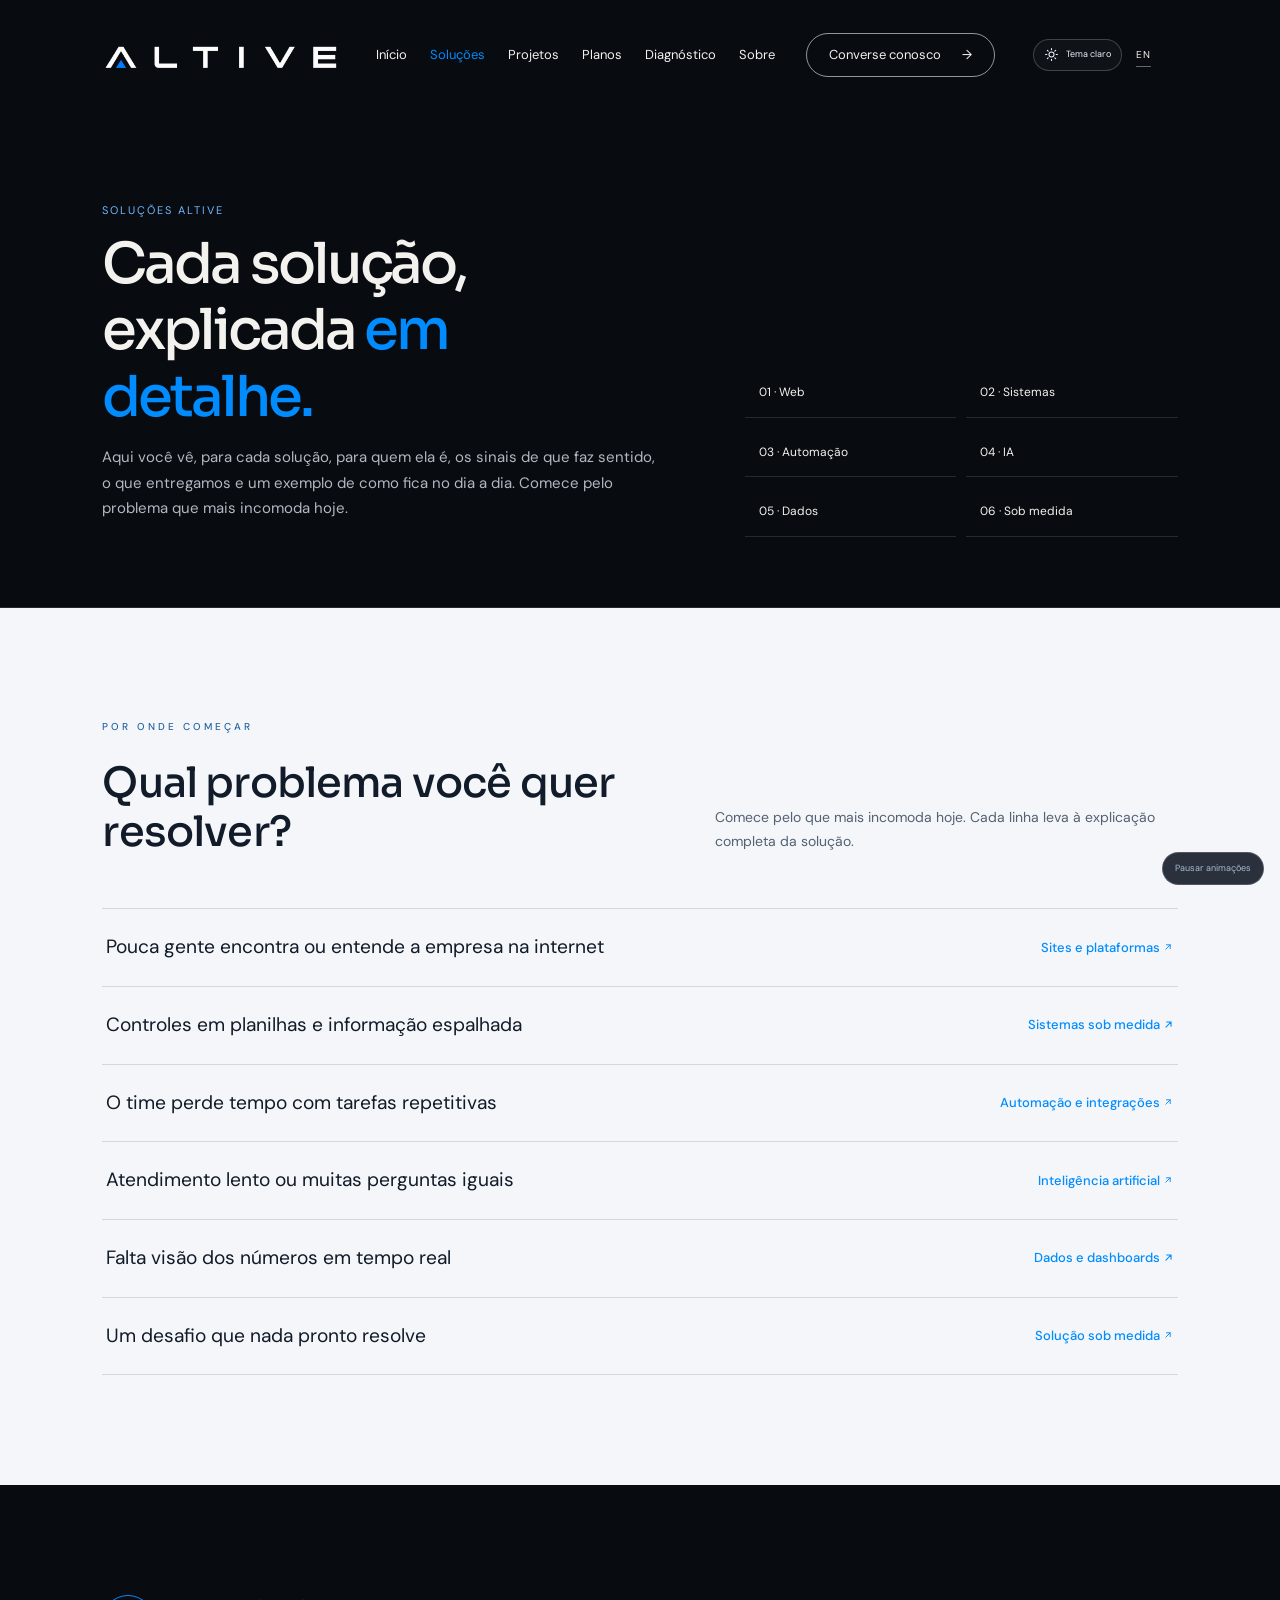
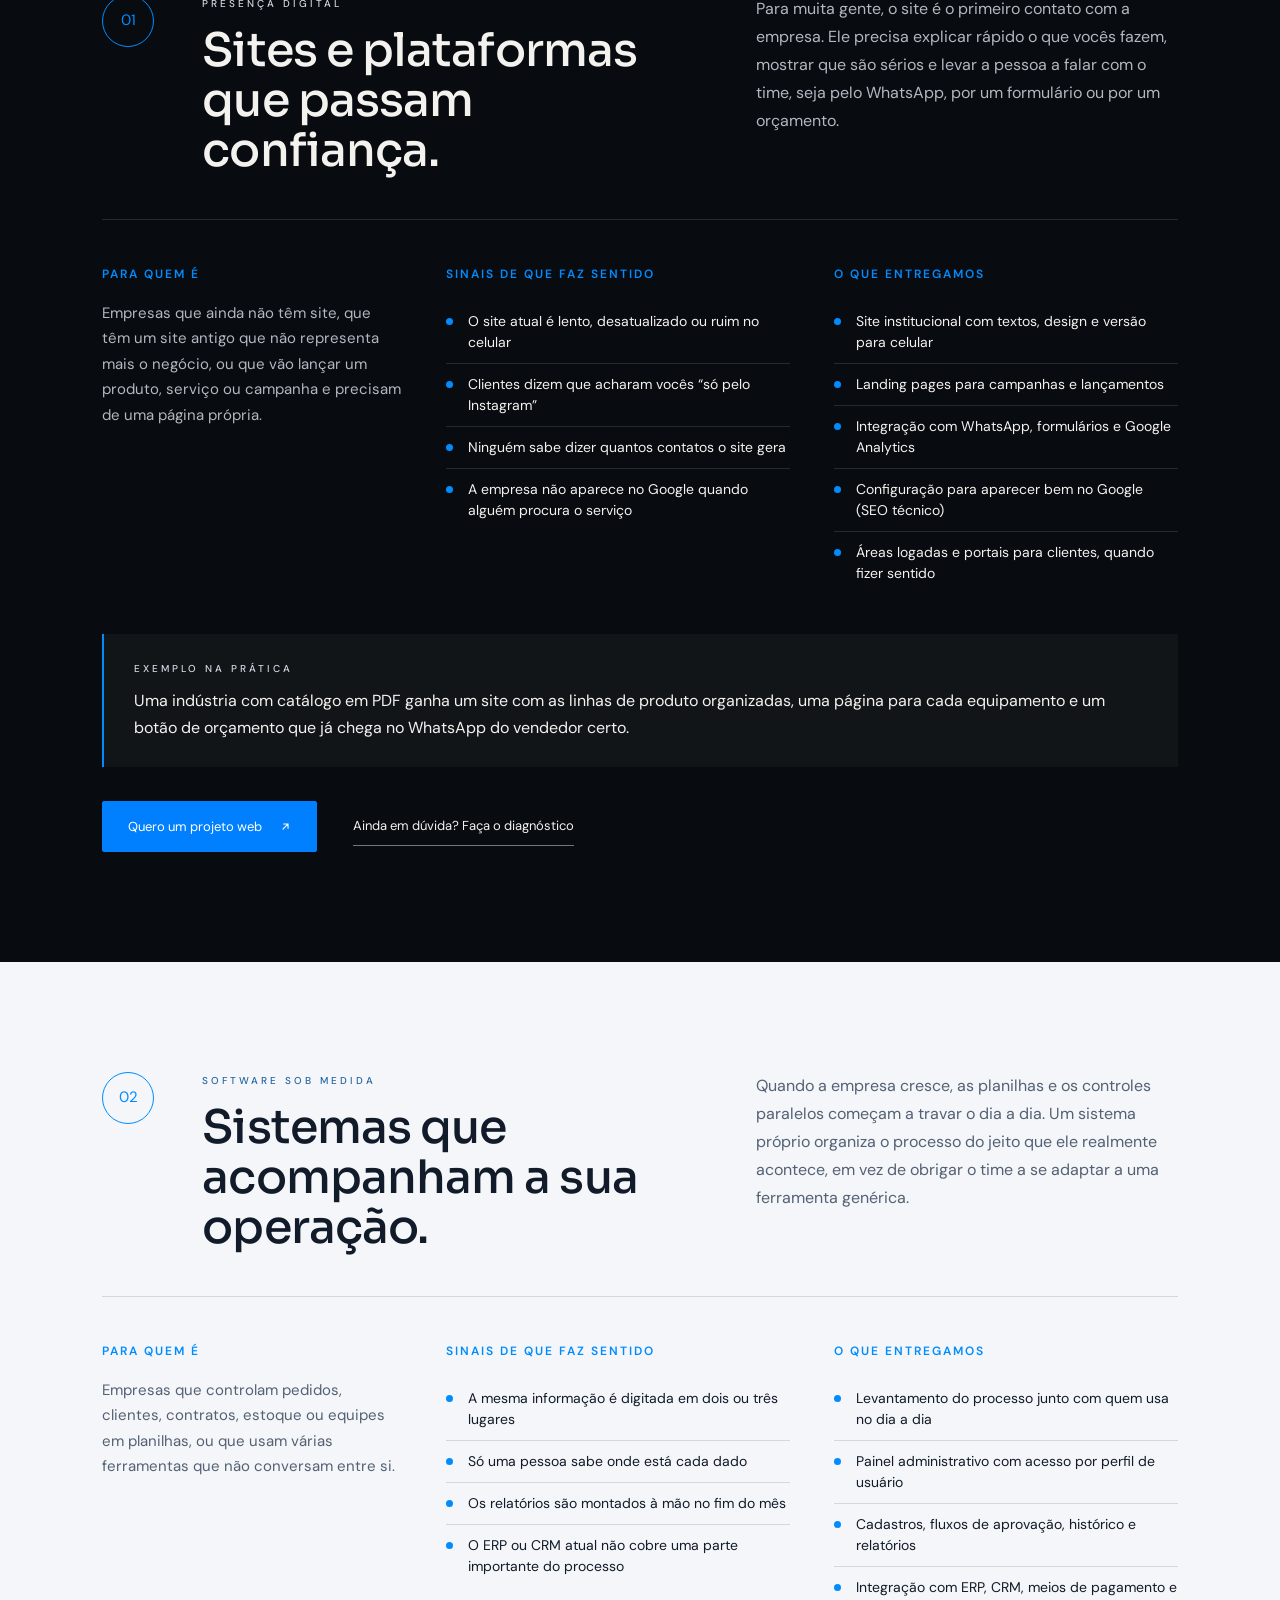
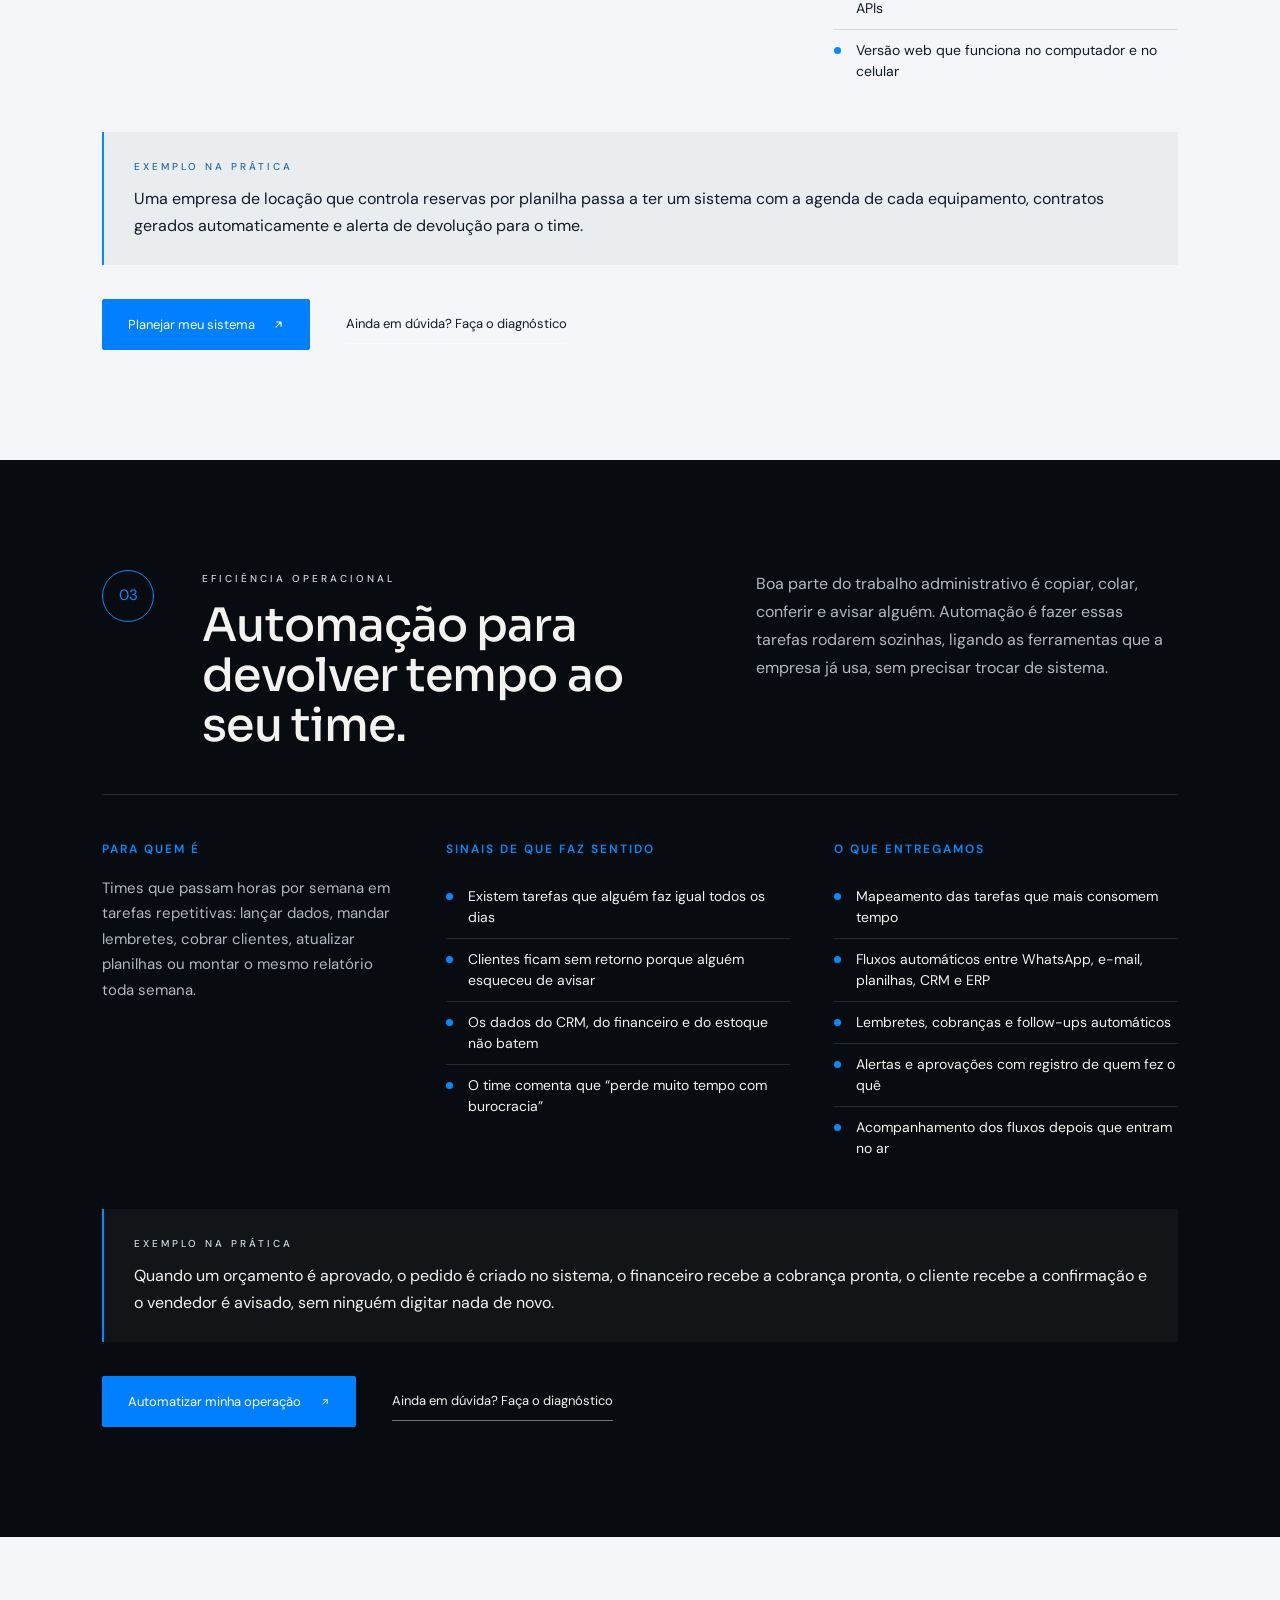
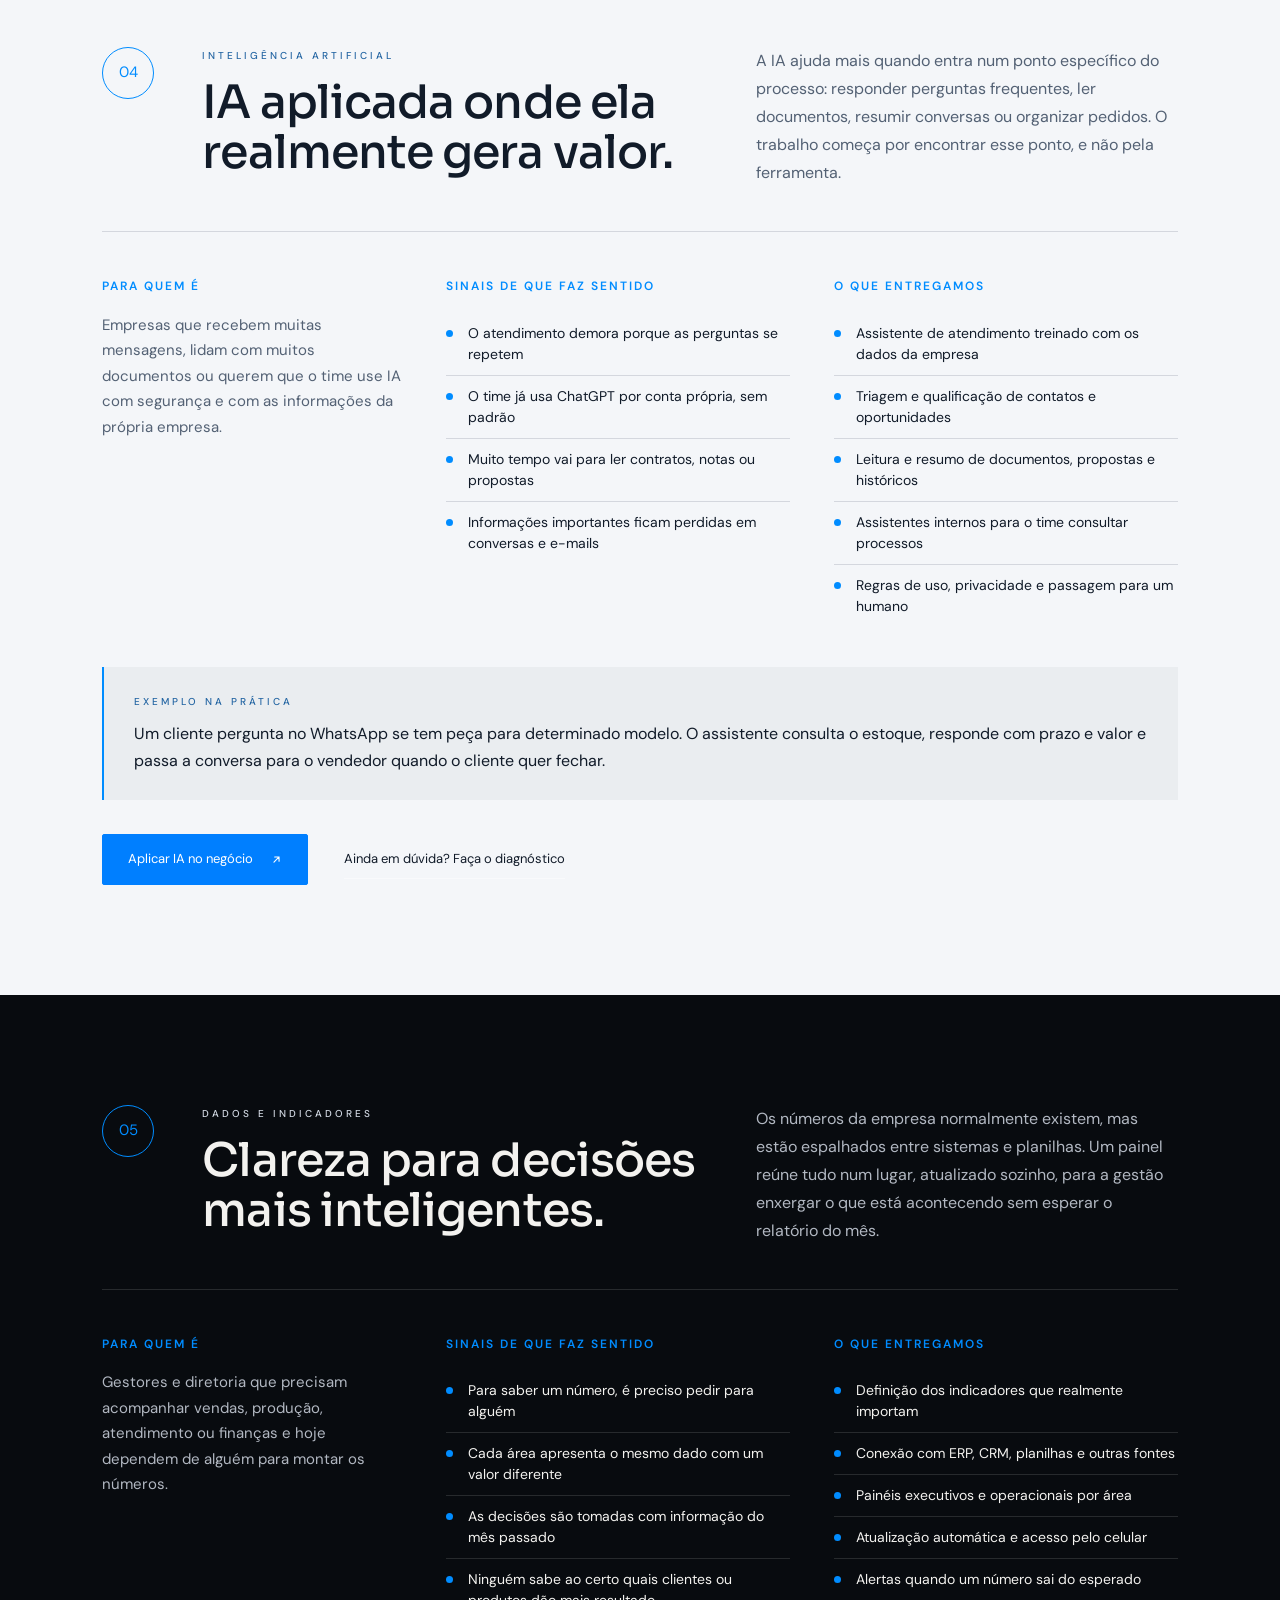
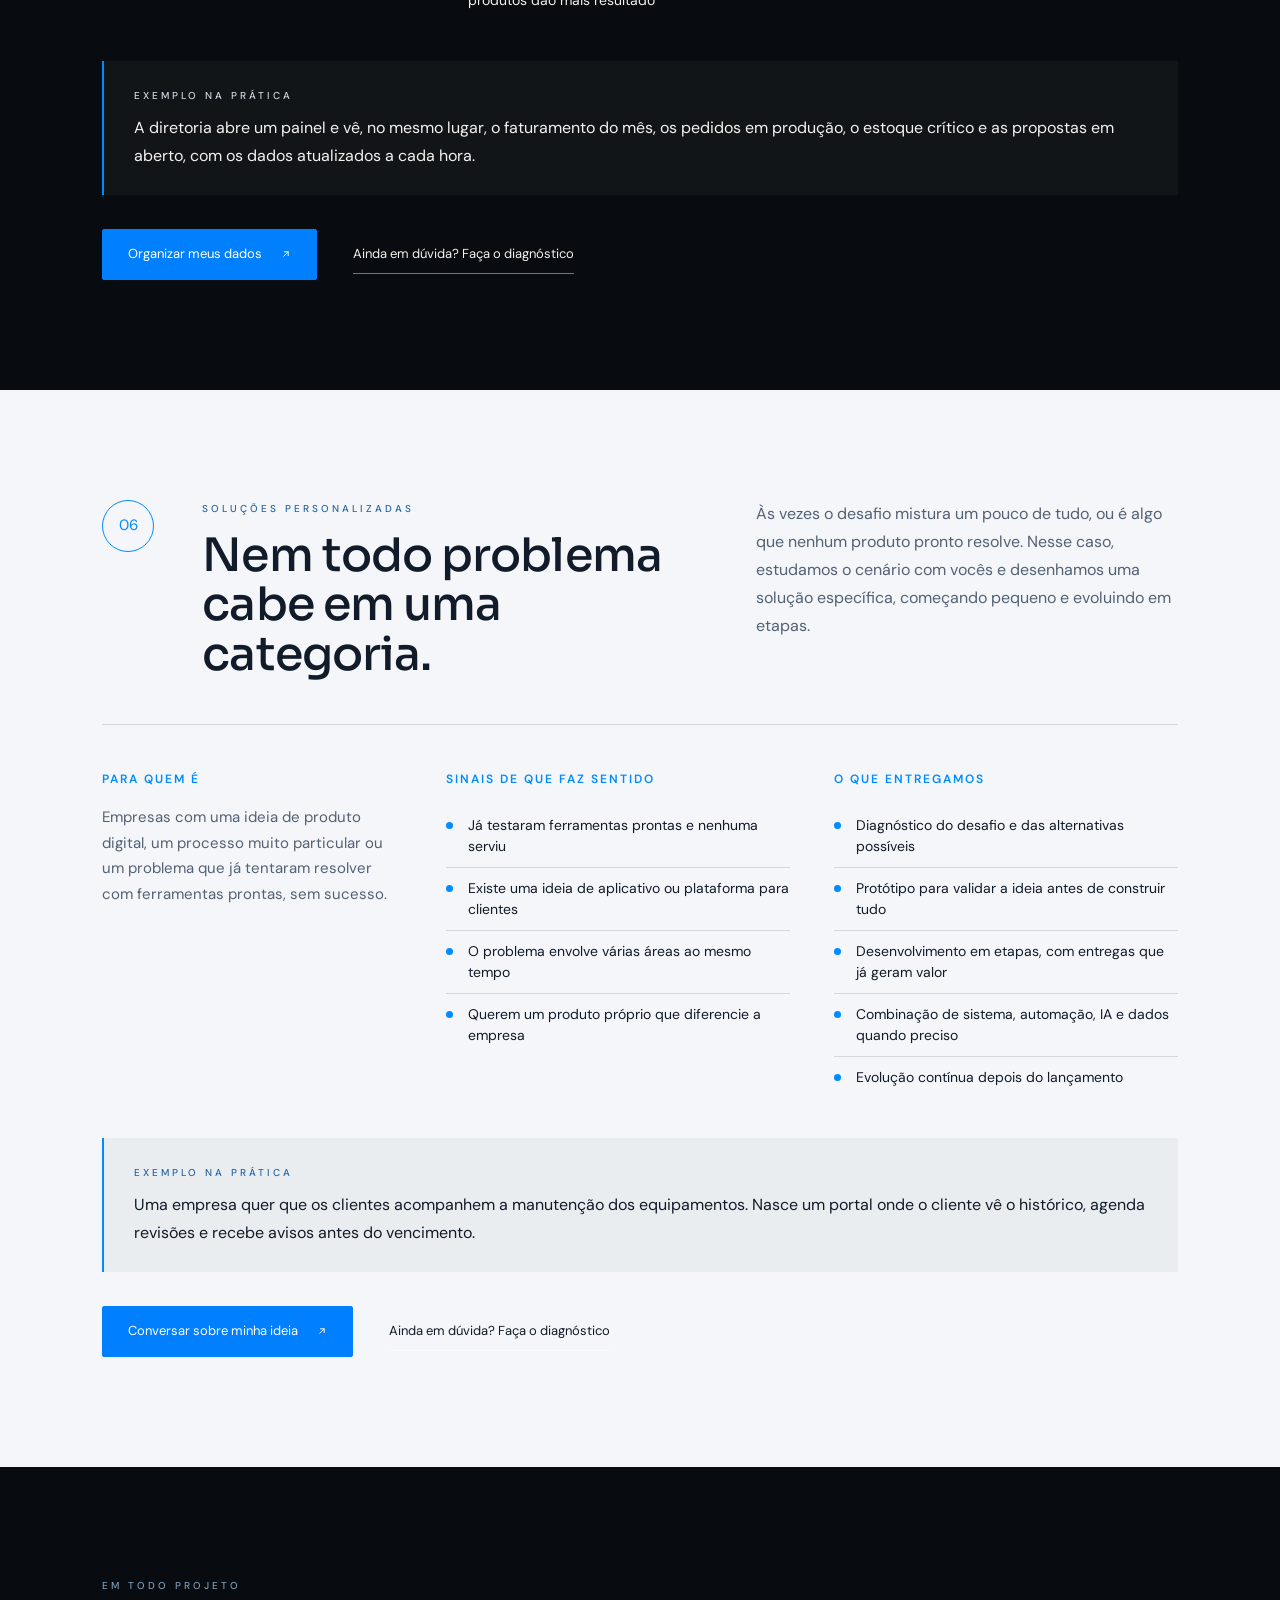
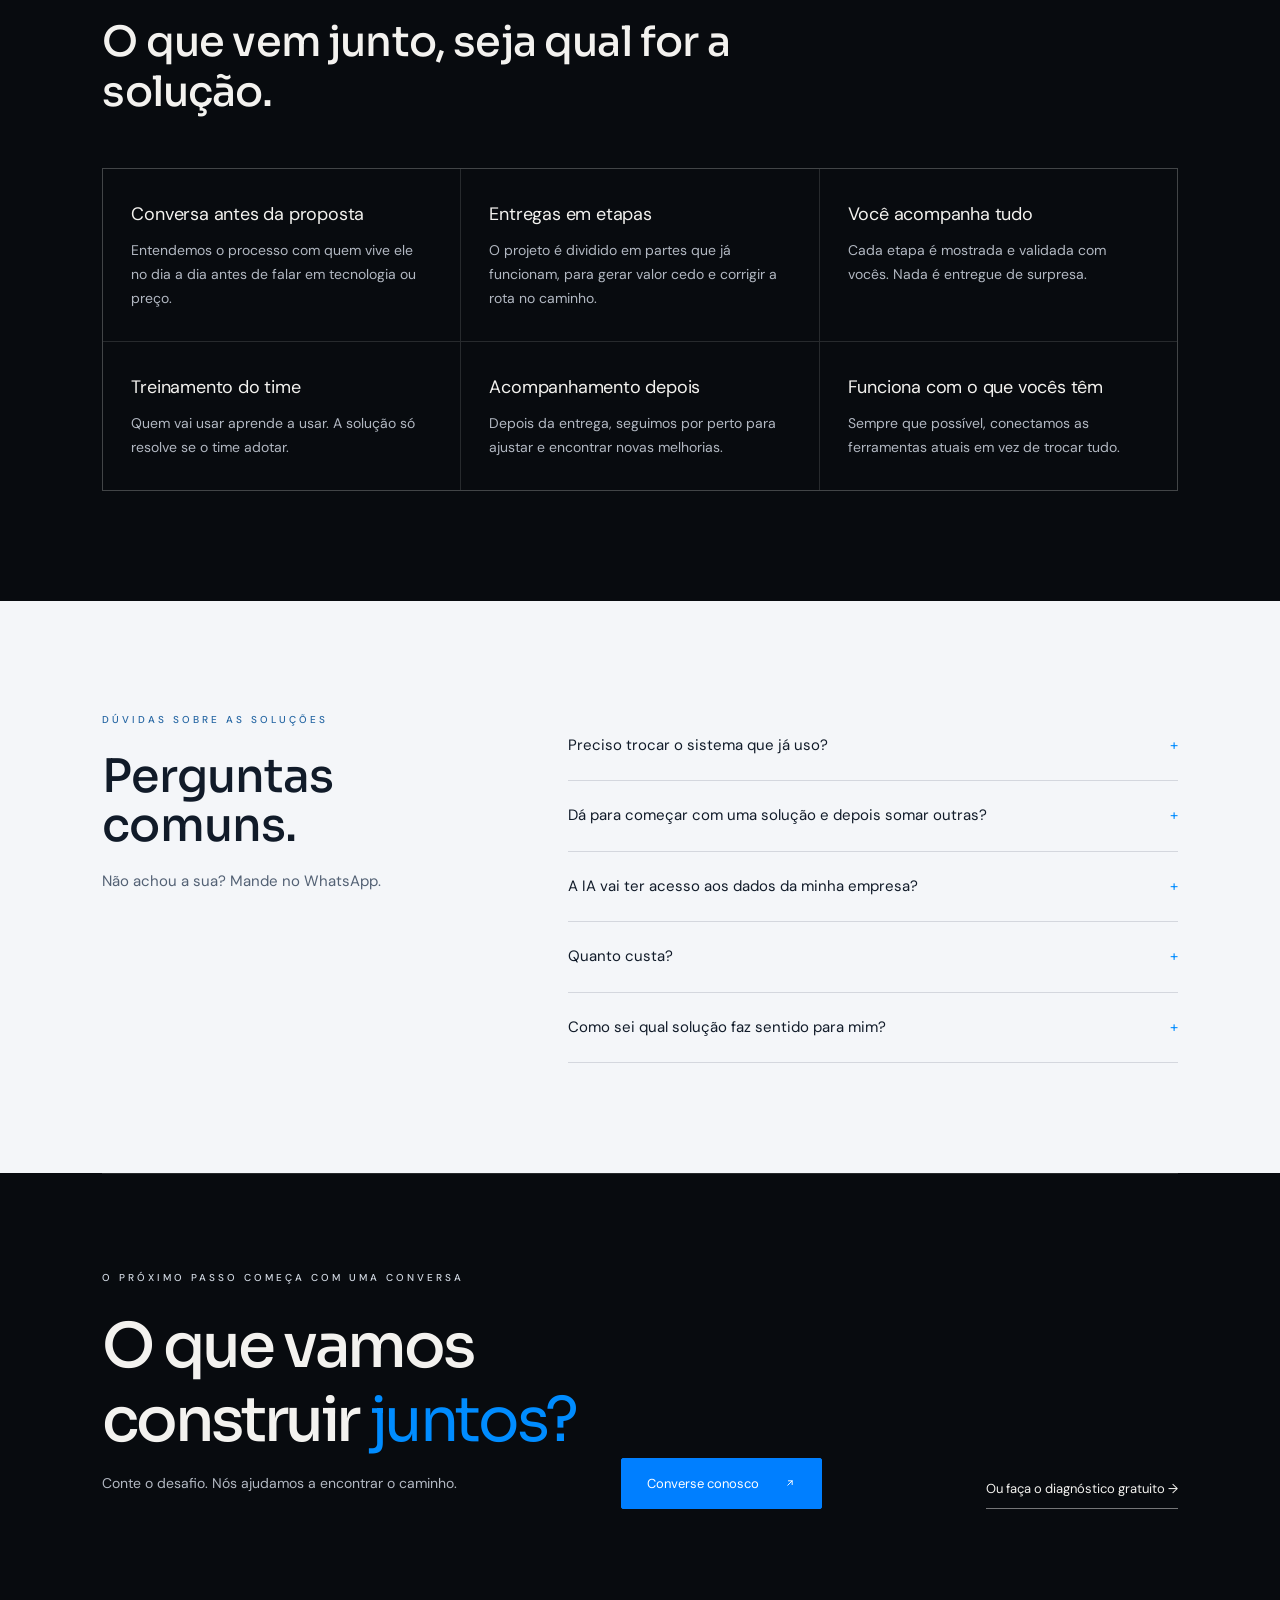
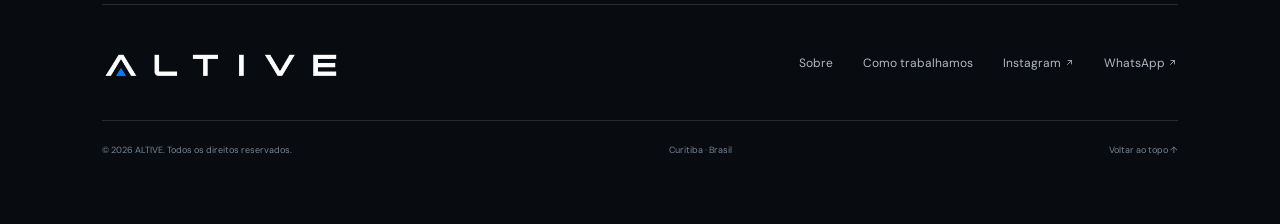
<file: solucoes.html>
<!doctype html><html lang="pt-BR"><head><meta charset="utf-8"><meta name="viewport" content="width=device-width,initial-scale=1"><meta name="description" content="ALTIVE: sites, sistemas personalizados, integrações e automações para empresas."><title>Soluções | ALTIVE</title><link rel="icon" href="assets/favicon.svg"><link rel="preconnect" href="https://fonts.googleapis.com"><link rel="preconnect" href="https://fonts.gstatic.com" crossorigin><link href="https://fonts.googleapis.com/css2?family=DM+Sans:wght@400;500;600;700&family=Sora:wght@400;500;600;700&display=swap" rel="stylesheet"><script>try{document.documentElement.dataset.theme=localStorage.getItem("altive-theme-v2")||"dark"}catch{}</script><link rel="stylesheet" href="css/site.css"><link rel="stylesheet" href="css/paginas.css"><link rel="canonical" href="https://altivetech.com.br/solucoes.html"><link rel="alternate" hreflang="pt-BR" href="https://altivetech.com.br/solucoes.html"><link rel="alternate" hreflang="en" href="https://altivetech.com.br/en/solucoes.html"></head><body><a class="skip" href="#conteudo">Pular para o conteúdo</a><header class="header"><div class="container nav-shell"><a class="brand" href="index.html" aria-label="ALTIVE — início"><span><img src="assets/altive-logo-wordmark-black.png" alt="ALTIVE"></span></a><div class="preferences"><button class="theme-toggle" type="button" aria-label="Ativar tema claro" aria-pressed="false"><svg class="ico" viewBox="0 0 24 24" aria-hidden="true"><circle cx="12" cy="12" r="4"/><path d="M12 2.5v2M12 19.5v2M2.5 12h2M19.5 12h2M5.3 5.3l1.4 1.4M17.3 17.3l1.4 1.4M5.3 18.7l1.4-1.4M17.3 6.7l1.4-1.4"/></svg> <span>Tema claro</span></button><a class="language-link" href="en/solucoes.html" lang="en" aria-label="Read in English">EN</a></div><button class="menu-button" aria-label="Abrir menu" aria-expanded="false" aria-controls="nav"><span></span><span></span></button><nav id="nav" aria-label="Menu principal"><a href="index.html">Início</a><a href="solucoes.html" aria-current="page">Soluções</a><a href="projetos.html">Projetos</a><a href="planos.html">Planos</a><a href="diagnostico.html">Diagnóstico</a><a href="sobre.html">Sobre</a><a class="nav-contact" href="https://wa.me/5541984801999" target="_blank" rel="noopener">Converse conosco <span>→</span></a></nav></div></header><main id="conteudo" class="inner"><div id="topo"></div>
    <section class="page-hero"><div class="container page-grid"><div class="reveal"><p class="kicker">Soluções ALTIVE</p><h1>Cada solução, explicada <span>em detalhe.</span></h1><p>Aqui você vê, para cada solução, para quem ela é, os sinais de que faz sentido, o que entregamos e um exemplo de como fica no dia a dia. Comece pelo problema que mais incomoda hoje.</p></div><div class="page-index reveal" role="navigation" aria-label="Índice de soluções"><a href="#web">01 · Web</a><a href="#sistemas">02 · Sistemas</a><a href="#automacao">03 · Automação</a><a href="#ia">04 · IA</a><a href="#dados">05 · Dados</a><a href="#personalizadas">06 · Sob medida</a></div></div></section>
    <section class="section"><div class="container"><div class="section-heading reveal"><div><p class="eyebrow">POR ONDE COMEÇAR</p><h2 class="pg-h2">Qual problema você quer resolver?</h2></div><p class="pg-intro">Comece pelo que mais incomoda hoje. Cada linha leva à explicação completa da solução.</p></div><div class="sol-mapa reveal"><a href="#web"><span>Pouca gente encontra ou entende a empresa na internet</span><b>Sites e plataformas <i class="arr" aria-hidden="true"></i></b></a><a href="#sistemas"><span>Controles em planilhas e informação espalhada</span><b>Sistemas sob medida <i class="arr" aria-hidden="true"></i></b></a><a href="#automacao"><span>O time perde tempo com tarefas repetitivas</span><b>Automação e integrações <i class="arr" aria-hidden="true"></i></b></a><a href="#ia"><span>Atendimento lento ou muitas perguntas iguais</span><b>Inteligência artificial <i class="arr" aria-hidden="true"></i></b></a><a href="#dados"><span>Falta visão dos números em tempo real</span><b>Dados e dashboards <i class="arr" aria-hidden="true"></i></b></a><a href="#personalizadas"><span>Um desafio que nada pronto resolve</span><b>Solução sob medida <i class="arr" aria-hidden="true"></i></b></a></div></div></section>
<section class="section sol" id="web"><div class="container">
<div class="sol-head reveal"><span class="sol-num">01</span><div><p class="eyebrow">PRESENÇA DIGITAL</p><h2 class="pg-h2">Sites e plataformas que passam confiança.</h2></div><p class="sol-lead">Para muita gente, o site é o primeiro contato com a empresa. Ele precisa explicar rápido o que vocês fazem, mostrar que são sérios e levar a pessoa a falar com o time, seja pelo WhatsApp, por um formulário ou por um orçamento.</p></div>
<div class="sol-cols reveal"><div><h3>Para quem é</h3><p>Empresas que ainda não têm site, que têm um site antigo que não representa mais o negócio, ou que vão lançar um produto, serviço ou campanha e precisam de uma página própria.</p></div><div><h3>Sinais de que faz sentido</h3><ul class="sol-list"><li>O site atual é lento, desatualizado ou ruim no celular</li><li>Clientes dizem que acharam vocês “só pelo Instagram”</li><li>Ninguém sabe dizer quantos contatos o site gera</li><li>A empresa não aparece no Google quando alguém procura o serviço</li></ul></div><div><h3>O que entregamos</h3><ul class="sol-list"><li>Site institucional com textos, design e versão para celular</li><li>Landing pages para campanhas e lançamentos</li><li>Integração com WhatsApp, formulários e Google Analytics</li><li>Configuração para aparecer bem no Google (SEO técnico)</li><li>Áreas logadas e portais para clientes, quando fizer sentido</li></ul></div></div>
<div class="sol-exemplo reveal"><p class="eyebrow">EXEMPLO NA PRÁTICA</p><p>Uma indústria com catálogo em PDF ganha um site com as linhas de produto organizadas, uma página para cada equipamento e um botão de orçamento que já chega no WhatsApp do vendedor certo.</p></div>
<div class="actions"><a class="button button-primary" href="https://wa.me/5541984801999?text=Ol%C3%A1%2C%20quero%20conversar%20sobre%20um%20projeto%20de%20site%20ou%20plataforma." target="_blank" rel="noopener">Quero um projeto web <i class="arr" aria-hidden="true"></i></a><a class="text-link" href="diagnostico.html">Ainda em dúvida? Faça o diagnóstico</a></div>
</div></section>
<section class="section sol" id="sistemas"><div class="container">
<div class="sol-head reveal"><span class="sol-num">02</span><div><p class="eyebrow">SOFTWARE SOB MEDIDA</p><h2 class="pg-h2">Sistemas que acompanham a sua operação.</h2></div><p class="sol-lead">Quando a empresa cresce, as planilhas e os controles paralelos começam a travar o dia a dia. Um sistema próprio organiza o processo do jeito que ele realmente acontece, em vez de obrigar o time a se adaptar a uma ferramenta genérica.</p></div>
<div class="sol-cols reveal"><div><h3>Para quem é</h3><p>Empresas que controlam pedidos, clientes, contratos, estoque ou equipes em planilhas, ou que usam várias ferramentas que não conversam entre si.</p></div><div><h3>Sinais de que faz sentido</h3><ul class="sol-list"><li>A mesma informação é digitada em dois ou três lugares</li><li>Só uma pessoa sabe onde está cada dado</li><li>Os relatórios são montados à mão no fim do mês</li><li>O ERP ou CRM atual não cobre uma parte importante do processo</li></ul></div><div><h3>O que entregamos</h3><ul class="sol-list"><li>Levantamento do processo junto com quem usa no dia a dia</li><li>Painel administrativo com acesso por perfil de usuário</li><li>Cadastros, fluxos de aprovação, histórico e relatórios</li><li>Integração com ERP, CRM, meios de pagamento e APIs</li><li>Versão web que funciona no computador e no celular</li></ul></div></div>
<div class="sol-exemplo reveal"><p class="eyebrow">EXEMPLO NA PRÁTICA</p><p>Uma empresa de locação que controla reservas por planilha passa a ter um sistema com a agenda de cada equipamento, contratos gerados automaticamente e alerta de devolução para o time.</p></div>
<div class="actions"><a class="button button-primary" href="https://wa.me/5541984801999?text=Ol%C3%A1%2C%20quero%20conversar%20sobre%20um%20sistema%20personalizado%20para%20minha%20empresa." target="_blank" rel="noopener">Planejar meu sistema <i class="arr" aria-hidden="true"></i></a><a class="text-link" href="diagnostico.html">Ainda em dúvida? Faça o diagnóstico</a></div>
</div></section>
<section class="section sol" id="automacao"><div class="container">
<div class="sol-head reveal"><span class="sol-num">03</span><div><p class="eyebrow">EFICIÊNCIA OPERACIONAL</p><h2 class="pg-h2">Automação para devolver tempo ao seu time.</h2></div><p class="sol-lead">Boa parte do trabalho administrativo é copiar, colar, conferir e avisar alguém. Automação é fazer essas tarefas rodarem sozinhas, ligando as ferramentas que a empresa já usa, sem precisar trocar de sistema.</p></div>
<div class="sol-cols reveal"><div><h3>Para quem é</h3><p>Times que passam horas por semana em tarefas repetitivas: lançar dados, mandar lembretes, cobrar clientes, atualizar planilhas ou montar o mesmo relatório toda semana.</p></div><div><h3>Sinais de que faz sentido</h3><ul class="sol-list"><li>Existem tarefas que alguém faz igual todos os dias</li><li>Clientes ficam sem retorno porque alguém esqueceu de avisar</li><li>Os dados do CRM, do financeiro e do estoque não batem</li><li>O time comenta que “perde muito tempo com burocracia”</li></ul></div><div><h3>O que entregamos</h3><ul class="sol-list"><li>Mapeamento das tarefas que mais consomem tempo</li><li>Fluxos automáticos entre WhatsApp, e-mail, planilhas, CRM e ERP</li><li>Lembretes, cobranças e follow-ups automáticos</li><li>Alertas e aprovações com registro de quem fez o quê</li><li>Acompanhamento dos fluxos depois que entram no ar</li></ul></div></div>
<div class="sol-exemplo reveal"><p class="eyebrow">EXEMPLO NA PRÁTICA</p><p>Quando um orçamento é aprovado, o pedido é criado no sistema, o financeiro recebe a cobrança pronta, o cliente recebe a confirmação e o vendedor é avisado, sem ninguém digitar nada de novo.</p></div>
<div class="actions"><a class="button button-primary" href="https://wa.me/5541984801999?text=Ol%C3%A1%2C%20quero%20conversar%20sobre%20automa%C3%A7%C3%A3o%20na%20minha%20empresa." target="_blank" rel="noopener">Automatizar minha operação <i class="arr" aria-hidden="true"></i></a><a class="text-link" href="diagnostico.html">Ainda em dúvida? Faça o diagnóstico</a></div>
</div></section>
<section class="section sol" id="ia"><div class="container">
<div class="sol-head reveal"><span class="sol-num">04</span><div><p class="eyebrow">INTELIGÊNCIA ARTIFICIAL</p><h2 class="pg-h2">IA aplicada onde ela realmente gera valor.</h2></div><p class="sol-lead">A IA ajuda mais quando entra num ponto específico do processo: responder perguntas frequentes, ler documentos, resumir conversas ou organizar pedidos. O trabalho começa por encontrar esse ponto, e não pela ferramenta.</p></div>
<div class="sol-cols reveal"><div><h3>Para quem é</h3><p>Empresas que recebem muitas mensagens, lidam com muitos documentos ou querem que o time use IA com segurança e com as informações da própria empresa.</p></div><div><h3>Sinais de que faz sentido</h3><ul class="sol-list"><li>O atendimento demora porque as perguntas se repetem</li><li>O time já usa ChatGPT por conta própria, sem padrão</li><li>Muito tempo vai para ler contratos, notas ou propostas</li><li>Informações importantes ficam perdidas em conversas e e-mails</li></ul></div><div><h3>O que entregamos</h3><ul class="sol-list"><li>Assistente de atendimento treinado com os dados da empresa</li><li>Triagem e qualificação de contatos e oportunidades</li><li>Leitura e resumo de documentos, propostas e históricos</li><li>Assistentes internos para o time consultar processos</li><li>Regras de uso, privacidade e passagem para um humano</li></ul></div></div>
<div class="sol-exemplo reveal"><p class="eyebrow">EXEMPLO NA PRÁTICA</p><p>Um cliente pergunta no WhatsApp se tem peça para determinado modelo. O assistente consulta o estoque, responde com prazo e valor e passa a conversa para o vendedor quando o cliente quer fechar.</p></div>
<div class="actions"><a class="button button-primary" href="https://wa.me/5541984801999?text=Ol%C3%A1%2C%20quero%20conversar%20sobre%20como%20aplicar%20IA%20na%20minha%20empresa." target="_blank" rel="noopener">Aplicar IA no negócio <i class="arr" aria-hidden="true"></i></a><a class="text-link" href="diagnostico.html">Ainda em dúvida? Faça o diagnóstico</a></div>
</div></section>
<section class="section sol" id="dados"><div class="container">
<div class="sol-head reveal"><span class="sol-num">05</span><div><p class="eyebrow">DADOS E INDICADORES</p><h2 class="pg-h2">Clareza para decisões mais inteligentes.</h2></div><p class="sol-lead">Os números da empresa normalmente existem, mas estão espalhados entre sistemas e planilhas. Um painel reúne tudo num lugar, atualizado sozinho, para a gestão enxergar o que está acontecendo sem esperar o relatório do mês.</p></div>
<div class="sol-cols reveal"><div><h3>Para quem é</h3><p>Gestores e diretoria que precisam acompanhar vendas, produção, atendimento ou finanças e hoje dependem de alguém para montar os números.</p></div><div><h3>Sinais de que faz sentido</h3><ul class="sol-list"><li>Para saber um número, é preciso pedir para alguém</li><li>Cada área apresenta o mesmo dado com um valor diferente</li><li>As decisões são tomadas com informação do mês passado</li><li>Ninguém sabe ao certo quais clientes ou produtos dão mais resultado</li></ul></div><div><h3>O que entregamos</h3><ul class="sol-list"><li>Definição dos indicadores que realmente importam</li><li>Conexão com ERP, CRM, planilhas e outras fontes</li><li>Painéis executivos e operacionais por área</li><li>Atualização automática e acesso pelo celular</li><li>Alertas quando um número sai do esperado</li></ul></div></div>
<div class="sol-exemplo reveal"><p class="eyebrow">EXEMPLO NA PRÁTICA</p><p>A diretoria abre um painel e vê, no mesmo lugar, o faturamento do mês, os pedidos em produção, o estoque crítico e as propostas em aberto, com os dados atualizados a cada hora.</p></div>
<div class="actions"><a class="button button-primary" href="https://wa.me/5541984801999?text=Ol%C3%A1%2C%20quero%20conversar%20sobre%20indicadores%20e%20dashboards%20para%20minha%20empresa." target="_blank" rel="noopener">Organizar meus dados <i class="arr" aria-hidden="true"></i></a><a class="text-link" href="diagnostico.html">Ainda em dúvida? Faça o diagnóstico</a></div>
</div></section>
<section class="section sol" id="personalizadas"><div class="container">
<div class="sol-head reveal"><span class="sol-num">06</span><div><p class="eyebrow">SOLUÇÕES PERSONALIZADAS</p><h2 class="pg-h2">Nem todo problema cabe em uma categoria.</h2></div><p class="sol-lead">Às vezes o desafio mistura um pouco de tudo, ou é algo que nenhum produto pronto resolve. Nesse caso, estudamos o cenário com vocês e desenhamos uma solução específica, começando pequeno e evoluindo em etapas.</p></div>
<div class="sol-cols reveal"><div><h3>Para quem é</h3><p>Empresas com uma ideia de produto digital, um processo muito particular ou um problema que já tentaram resolver com ferramentas prontas, sem sucesso.</p></div><div><h3>Sinais de que faz sentido</h3><ul class="sol-list"><li>Já testaram ferramentas prontas e nenhuma serviu</li><li>Existe uma ideia de aplicativo ou plataforma para clientes</li><li>O problema envolve várias áreas ao mesmo tempo</li><li>Querem um produto próprio que diferencie a empresa</li></ul></div><div><h3>O que entregamos</h3><ul class="sol-list"><li>Diagnóstico do desafio e das alternativas possíveis</li><li>Protótipo para validar a ideia antes de construir tudo</li><li>Desenvolvimento em etapas, com entregas que já geram valor</li><li>Combinação de sistema, automação, IA e dados quando preciso</li><li>Evolução contínua depois do lançamento</li></ul></div></div>
<div class="sol-exemplo reveal"><p class="eyebrow">EXEMPLO NA PRÁTICA</p><p>Uma empresa quer que os clientes acompanhem a manutenção dos equipamentos. Nasce um portal onde o cliente vê o histórico, agenda revisões e recebe avisos antes do vencimento.</p></div>
<div class="actions"><a class="button button-primary" href="https://wa.me/5541984801999?text=Ol%C3%A1%2C%20tenho%20um%20desafio%20diferente%20e%20quero%20conversar%20sobre%20uma%20solu%C3%A7%C3%A3o%20sob%20medida." target="_blank" rel="noopener">Conversar sobre minha ideia <i class="arr" aria-hidden="true"></i></a><a class="text-link" href="diagnostico.html">Ainda em dúvida? Faça o diagnóstico</a></div>
</div></section>
<section class="section"><div class="container"><div class="section-heading reveal"><div><p class="eyebrow">EM TODO PROJETO</p><h2 class="pg-h2">O que vem junto, seja qual for a solução.</h2></div></div><div class="pg-cards reveal"><div><h3>Conversa antes da proposta</h3><p>Entendemos o processo com quem vive ele no dia a dia antes de falar em tecnologia ou preço.</p></div><div><h3>Entregas em etapas</h3><p>O projeto é dividido em partes que já funcionam, para gerar valor cedo e corrigir a rota no caminho.</p></div><div><h3>Você acompanha tudo</h3><p>Cada etapa é mostrada e validada com vocês. Nada é entregue de surpresa.</p></div><div><h3>Treinamento do time</h3><p>Quem vai usar aprende a usar. A solução só resolve se o time adotar.</p></div><div><h3>Acompanhamento depois</h3><p>Depois da entrega, seguimos por perto para ajustar e encontrar novas melhorias.</p></div><div><h3>Funciona com o que vocês têm</h3><p>Sempre que possível, conectamos as ferramentas atuais em vez de trocar tudo.</p></div></div></div></section>
<section class="section"><div class="container pg-faq"><div class="reveal"><p class="eyebrow">DÚVIDAS SOBRE AS SOLUÇÕES</p><h2 class="pg-h2">Perguntas comuns.</h2><p class="pg-intro">Não achou a sua? Mande no WhatsApp.</p></div><div class="faq reveal"><details><summary>Preciso trocar o sistema que já uso?</summary><p>Na maioria dos casos, não. A primeira opção é integrar e melhorar o que a empresa já tem, como o ERP, o CRM ou as planilhas. Só sugerimos trocar quando a ferramenta atual realmente trava o processo.</p></details><details><summary>Dá para começar com uma solução e depois somar outras?</summary><p>Sim, e é o mais comum. Muitas empresas começam por um site ou uma automação e, com o resultado, partem para um sistema ou um painel de indicadores.</p></details><details><summary>A IA vai ter acesso aos dados da minha empresa?</summary><p>Só aos dados que forem necessários para a tarefa, com regras definidas junto com vocês. Questões de privacidade e segurança fazem parte do planejamento desde o começo.</p></details><details><summary>Quanto custa?</summary><p>Depende do tamanho e da complexidade do desafio. Na página de planos estão os três pontos de partida (Start, Business e Enterprise); a proposta final vem depois de entendermos o cenário.</p></details><details><summary>Como sei qual solução faz sentido para mim?</summary><p>O diagnóstico gratuito ajuda nisso: em 3 minutos você responde algumas perguntas e recebe as melhorias mais indicadas para o momento da empresa.</p></details></div></div></section>
  </main><section class="contact container" id="contato"><p class="eyebrow">O PRÓXIMO PASSO COMEÇA COM UMA CONVERSA</p><h2>O que vamos<br>construir <em>juntos?</em></h2><div class="contact-end"><p>Conte o desafio. Nós ajudamos a encontrar o caminho.</p><a class="button primary" href="https://wa.me/5541984801999" target="_blank" rel="noopener">Converse conosco <span><i class="arr" aria-hidden="true"></i></span></a><a class="text-link" href="diagnostico.html">Ou faça o diagnóstico gratuito →</a></div></section><footer class="container"><div class="footer-top"><a class="brand" href="index.html" aria-label="ALTIVE — início"><span><img src="assets/altive-logo-wordmark-black.png" alt="ALTIVE" loading="lazy"></span></a><div><a href="sobre.html">Sobre</a><a href="como-trabalhamos.html">Como trabalhamos</a><a href="https://www.instagram.com/altivetech/" target="_blank" rel="noopener">Instagram <i class="arr" aria-hidden="true"></i></a><a href="https://wa.me/5541984801999" target="_blank" rel="noopener">WhatsApp <i class="arr" aria-hidden="true"></i></a></div></div><div class="footer-bottom"><span>© 2026 ALTIVE. Todos os direitos reservados.</span><span>Curitiba · Brasil</span><a href="#topo">Voltar ao topo ↑</a></div></footer><button class="motion-button" type="button" aria-pressed="false">Pausar animações</button><script src="java/site.js"></script></body></html>
</file>
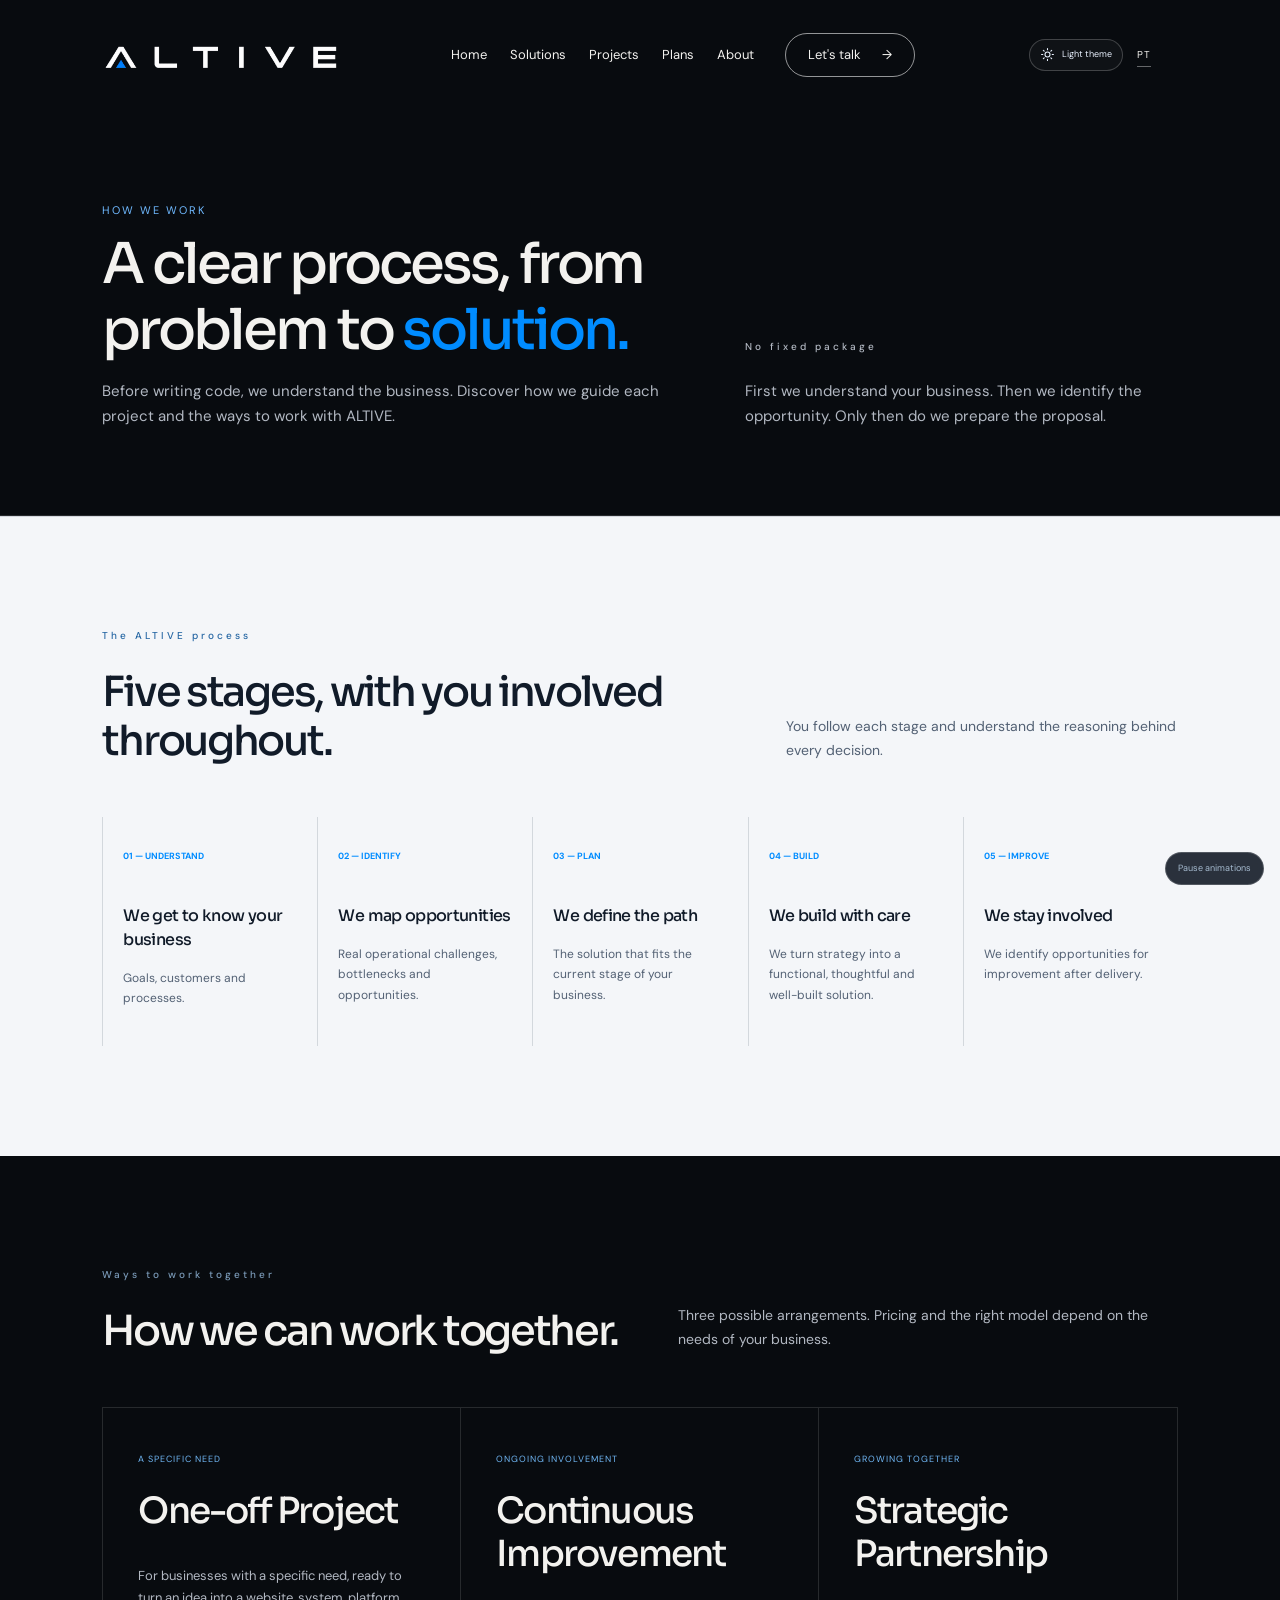
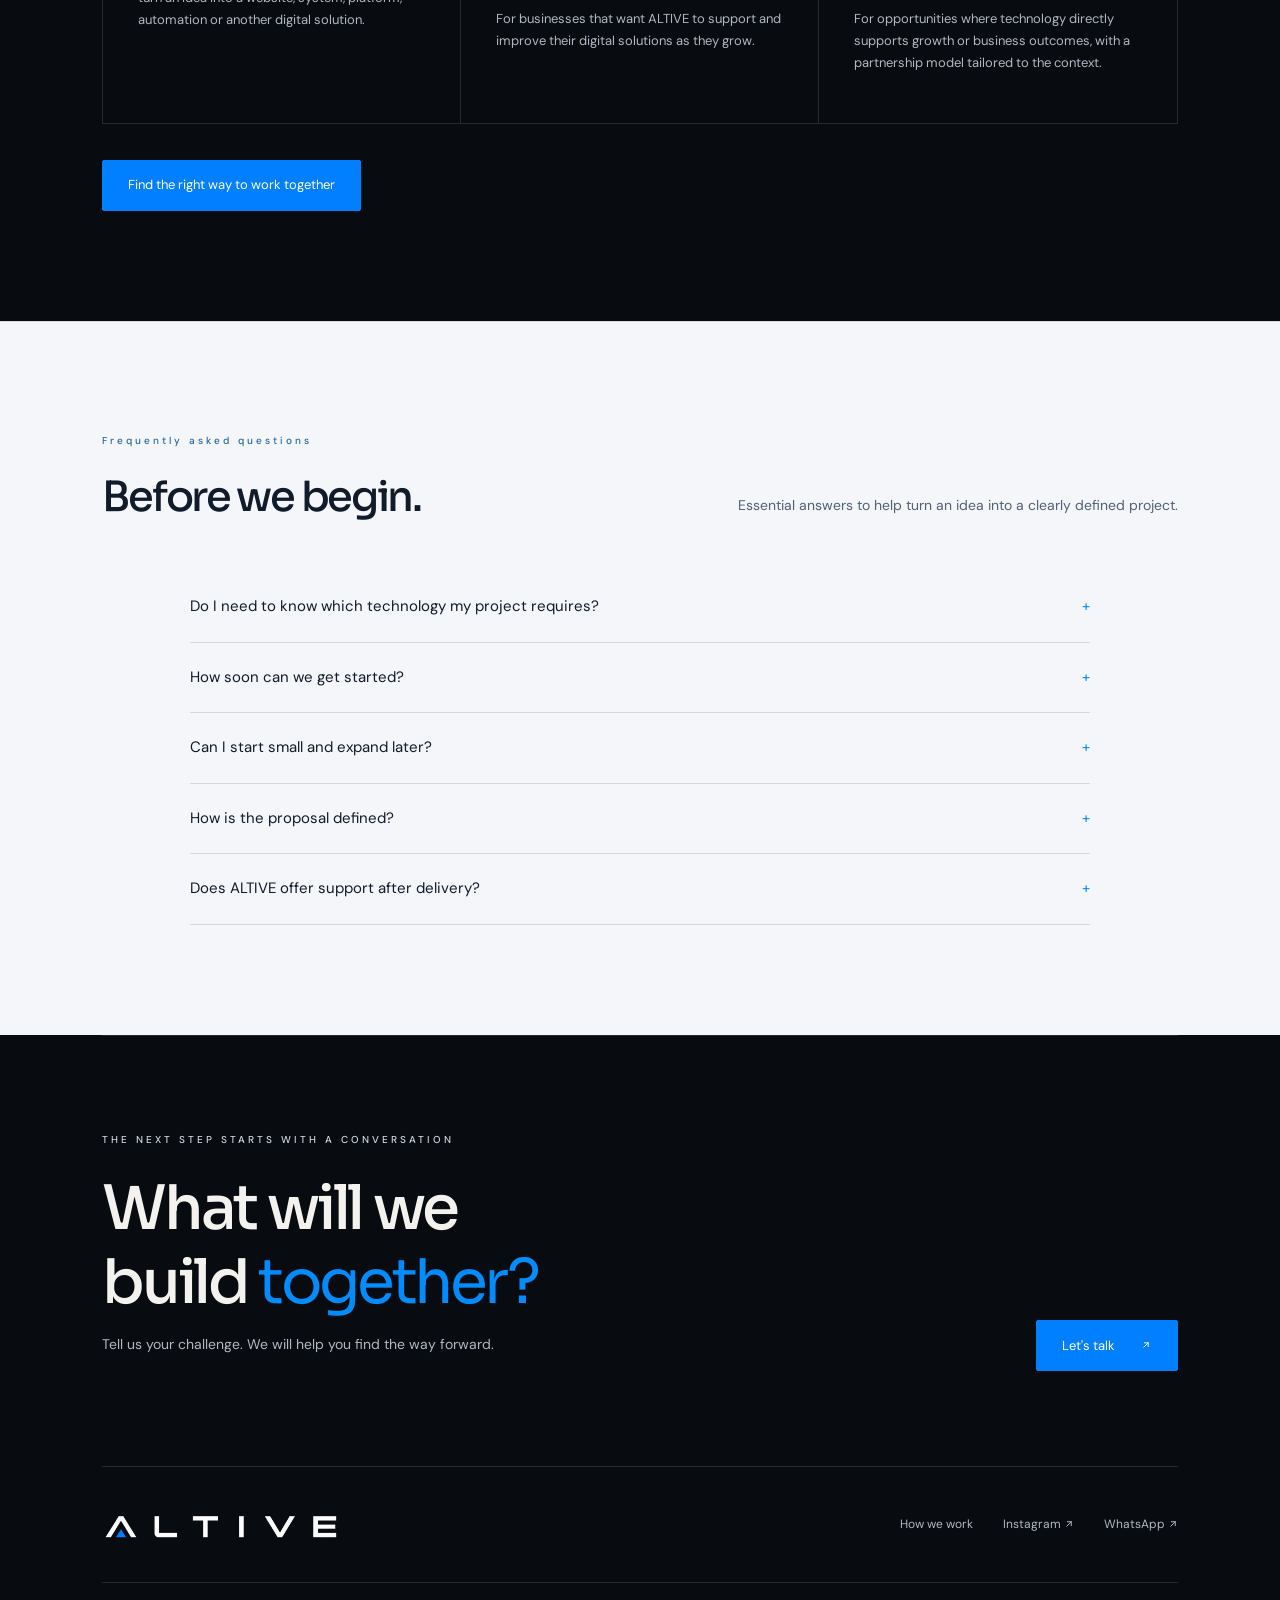
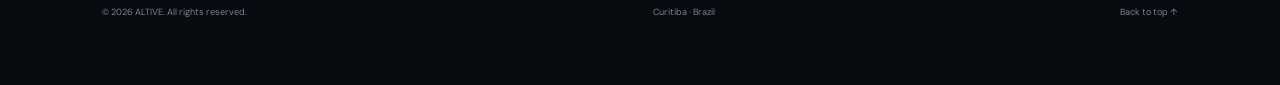
<file: en/como-trabalhamos.html>
<!doctype html><html lang="en"><head><meta charset="utf-8"><meta name="viewport" content="width=device-width,initial-scale=1"><meta name="description" content="ALTIVE: websites, custom software, integrations and automation for businesses."><title>How we work | ALTIVE</title><link rel="icon" href="../assets/favicon.svg"><link rel="preconnect" href="https://fonts.googleapis.com"><link rel="preconnect" href="https://fonts.gstatic.com" crossorigin><link href="https://fonts.googleapis.com/css2?family=DM+Sans:wght@400;500;600;700&family=Sora:wght@400;500;600;700&display=swap" rel="stylesheet"><script>try{document.documentElement.dataset.theme=localStorage.getItem("altive-theme-v2")||"dark"}catch{}</script><link rel="stylesheet" href="../css/site.css"><link rel="canonical" href="https://altivetech.com.br/en/como-trabalhamos.html"><link rel="alternate" hreflang="pt-BR" href="https://altivetech.com.br/como-trabalhamos.html"><link rel="alternate" hreflang="en" href="https://altivetech.com.br/en/como-trabalhamos.html"></head><body><a class="skip" href="#conteudo">Skip to content</a><header class="header"><div class="container nav-shell"><a class="brand" href="index.html" aria-label="ALTIVE — home"><span><img src="../assets/altive-logo-wordmark-black.png" alt="ALTIVE"></span></a><div class="preferences"><button class="theme-toggle" type="button" aria-label="Switch to light theme" aria-pressed="false"><svg class="ico" viewBox="0 0 24 24" aria-hidden="true"><circle cx="12" cy="12" r="4"/><path d="M12 2.5v2M12 19.5v2M2.5 12h2M19.5 12h2M5.3 5.3l1.4 1.4M17.3 17.3l1.4 1.4M5.3 18.7l1.4-1.4M17.3 6.7l1.4-1.4"/></svg> <span>Light theme</span></button><a class="language-link" href="../como-trabalhamos.html" lang="pt-BR" aria-label="Ler em português">PT</a></div><button class="menu-button" aria-label="Open menu" aria-expanded="false" aria-controls="nav"><span></span><span></span></button><nav id="nav" aria-label="Main navigation"><a href="index.html">Home</a><a href="solucoes.html">Solutions</a><a href="projetos.html">Projects</a><a href="planos.html">Plans</a><a href="index.html#sobre">About</a><a class="nav-contact" href="https://wa.me/5541984801999" target="_blank" rel="noopener">Let&#x27;s talk <span>→</span></a></nav></div></header><main id="conteudo" class="inner"><div id="topo"></div>
    <section class="page-hero"><div class="container page-grid"><div class="reveal"><p class="kicker">How we work</p><h1>A clear process, from problem to <span>solution.</span></h1><p>Before writing code, we understand the business. Discover how we guide each project and the ways to work with ALTIVE.</p></div><div class="reveal"><p class="eyebrow">No fixed package</p><p style="color:var(--copy)">First we understand your business. Then we identify the opportunity. Only then do we prepare the proposal.</p></div></div></section>

    <section class="section section-line"><div class="container">
      <div class="section-heading reveal"><div><p class="eyebrow">The ALTIVE process</p><h2>Five stages, with you involved throughout.</h2></div><p>You follow each stage and understand the reasoning behind every decision.</p></div>
      <div class="process-grid">
        <article class="process-step reveal interactive"><b>01 — UNDERSTAND</b><h3>We get to know your business</h3><p>Goals, customers and processes.</p></article>
        <article class="process-step reveal interactive"><b>02 — IDENTIFY</b><h3>We map opportunities</h3><p>Real operational challenges, bottlenecks and opportunities.</p></article>
        <article class="process-step reveal interactive"><b>03 — PLAN</b><h3>We define the path</h3><p>The solution that fits the current stage of your business.</p></article>
        <article class="process-step reveal interactive"><b>04 — BUILD</b><h3>We build with care</h3><p>We turn strategy into a functional, thoughtful and well-built solution.</p></article>
        <article class="process-step reveal interactive"><b>05 — IMPROVE</b><h3>We stay involved</h3><p>We identify opportunities for improvement after delivery.</p></article>
      </div>
    </div></section>

    <section class="section"><div class="container"><div class="section-heading reveal"><div><p class="eyebrow">Ways to work together</p><h2>How we can work together.</h2></div><p>Three possible arrangements. Pricing and the right model depend on the needs of your business.</p></div>
      <div class="plans">
        <article class="plan reveal"><p class="plan-kicker">A specific need</p><h2>One-off Project</h2><p>For businesses with a specific need, ready to turn an idea into a website, system, platform, automation or another digital solution.</p></article>
        <article class="plan reveal"><p class="plan-kicker">Ongoing involvement</p><h2>Continuous Improvement</h2><p>For businesses that want ALTIVE to support and improve their digital solutions as they grow.</p></article>
        <article class="plan reveal"><p class="plan-kicker">Growing together</p><h2>Strategic Partnership</h2><p>For opportunities where technology directly supports growth or business outcomes, with a partnership model tailored to the context.</p></article>
      </div>
      <div class="actions" style="margin-top:36px"><a class="button button-primary" href="https://wa.me/5541984801999?text=Hello%2C+I+would+like+to+discuss+a+project+with+ALTIVE." target="_blank" rel="noopener">Find the right way to work together</a></div>
    </div></section>

    <section class="section section-line"><div class="container"><div class="section-heading reveal"><div><p class="eyebrow">Frequently asked questions</p><h2>Before we begin.</h2></div><p>Essential answers to help turn an idea into a clearly defined project.</p></div><div class="faq reveal"><details><summary>Do I need to know which technology my project requires?</summary><p>No. Bring a problem or an idea. Together, we will define the right technical approach.</p></details><details><summary>How soon can we get started?</summary><p>After the initial assessment, we organize the start according to project complexity. Initial direction is presented early in the process.</p></details><details><summary>Can I start small and expand later?</summary><p>Yes. Whenever possible, we structure the solution in stages to deliver value sooner and grow with confidence.</p></details><details><summary>How is the proposal defined?</summary><p>After understanding your business and mapping the opportunity, we present a clear proposal tailored to your needs.</p></details><details><summary>Does ALTIVE offer support after delivery?</summary><p>Yes. Follow-up and improvement arrangements are agreed according to each solution&#x27;s needs and importance.</p></details></div></div></section>


  </main><section class="contact container" id="contato"><p class="eyebrow">THE NEXT STEP STARTS WITH A CONVERSATION</p><h2>What will we<br>build <em>together?</em></h2><div class="contact-end"><p>Tell us your challenge. We will help you find the way forward.</p><a class="button primary" href="https://wa.me/5541984801999" target="_blank" rel="noopener">Let&#x27;s talk <span><i class="arr" aria-hidden="true"></i></span></a></div></section><footer class="container"><div class="footer-top"><a class="brand" href="index.html" aria-label="ALTIVE — home"><span><img src="../assets/altive-logo-wordmark-black.png" alt="ALTIVE" loading="lazy"></span></a><div><a href="como-trabalhamos.html">How we work</a><a href="https://www.instagram.com/altivetech/" target="_blank" rel="noopener">Instagram <i class="arr" aria-hidden="true"></i></a><a href="https://wa.me/5541984801999" target="_blank" rel="noopener">WhatsApp <i class="arr" aria-hidden="true"></i></a></div></div><div class="footer-bottom"><span>© 2026 ALTIVE. All rights reserved.</span><span>Curitiba · Brazil</span><a href="#topo">Back to top ↑</a></div></footer><button class="motion-button" type="button" aria-pressed="false">Pause animations</button><script src="../java/site.js"></script></body></html>
</file>
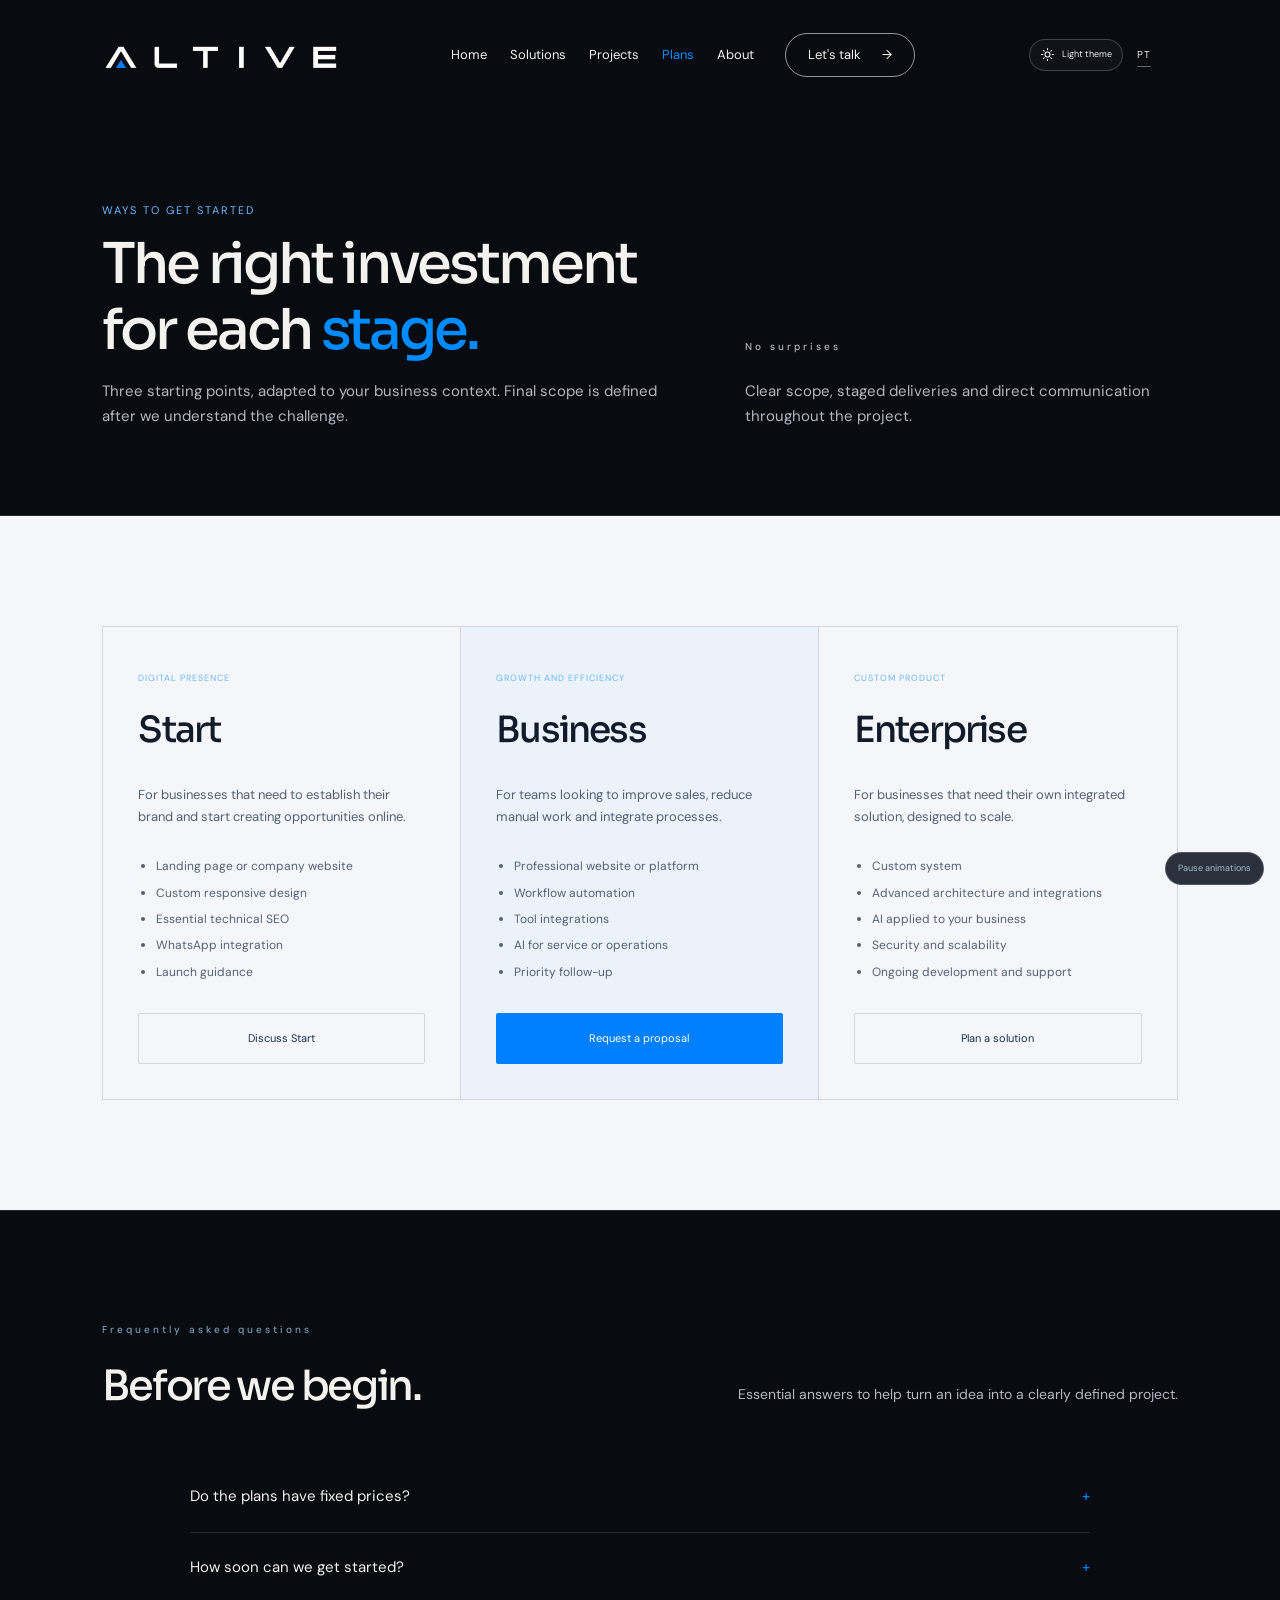
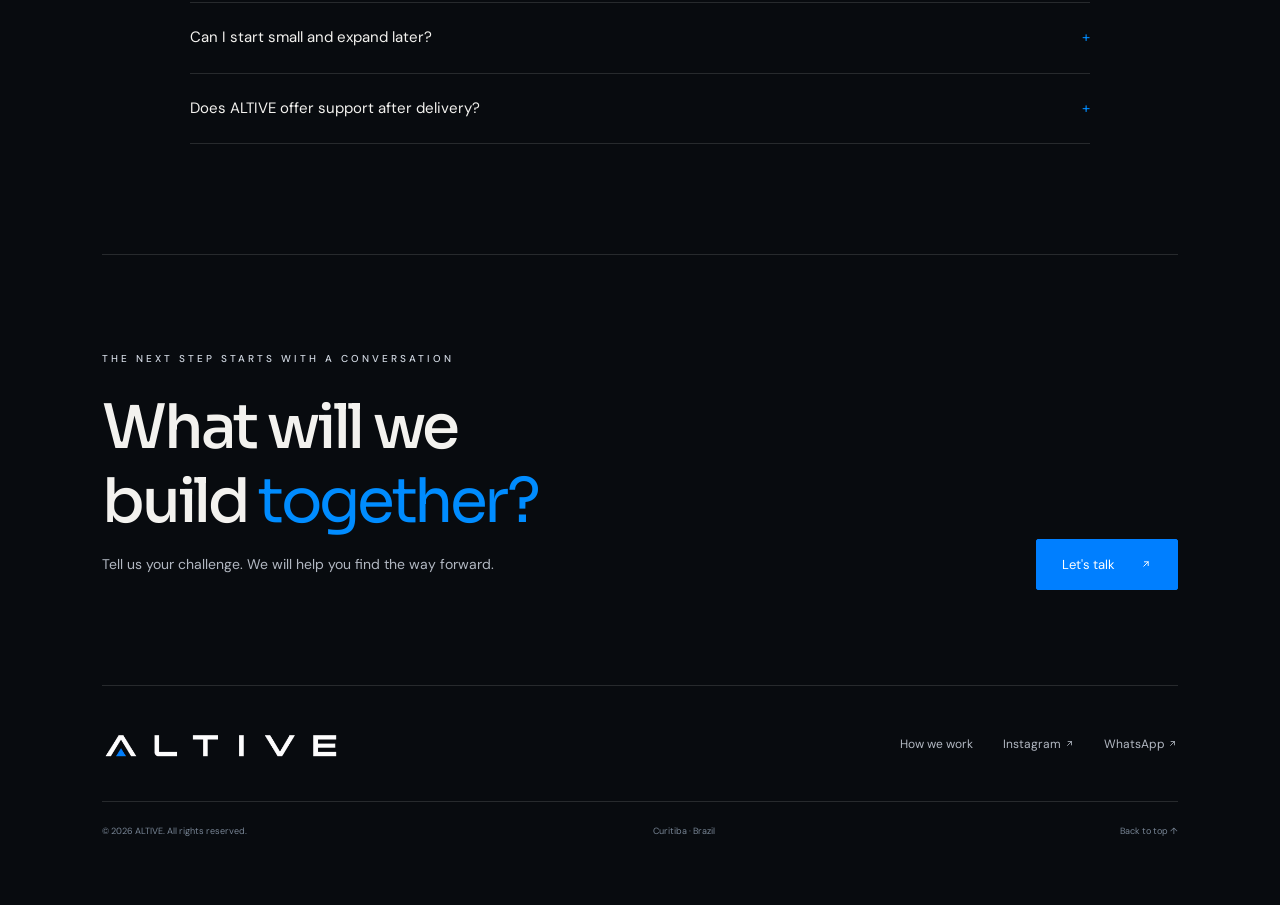
<file: en/planos.html>
<!doctype html><html lang="en"><head><meta charset="utf-8"><meta name="viewport" content="width=device-width,initial-scale=1"><meta name="description" content="ALTIVE: websites, custom software, integrations and automation for businesses."><title>Plans | ALTIVE</title><link rel="icon" href="../assets/favicon.svg"><link rel="preconnect" href="https://fonts.googleapis.com"><link rel="preconnect" href="https://fonts.gstatic.com" crossorigin><link href="https://fonts.googleapis.com/css2?family=DM+Sans:wght@400;500;600;700&family=Sora:wght@400;500;600;700&display=swap" rel="stylesheet"><script>try{document.documentElement.dataset.theme=localStorage.getItem("altive-theme-v2")||"dark"}catch{}</script><link rel="stylesheet" href="../css/site.css"><link rel="canonical" href="https://altivetech.com.br/en/planos.html"><link rel="alternate" hreflang="pt-BR" href="https://altivetech.com.br/planos.html"><link rel="alternate" hreflang="en" href="https://altivetech.com.br/en/planos.html"></head><body><a class="skip" href="#conteudo">Skip to content</a><header class="header"><div class="container nav-shell"><a class="brand" href="index.html" aria-label="ALTIVE — home"><span><img src="../assets/altive-logo-wordmark-black.png" alt="ALTIVE"></span></a><div class="preferences"><button class="theme-toggle" type="button" aria-label="Switch to light theme" aria-pressed="false"><svg class="ico" viewBox="0 0 24 24" aria-hidden="true"><circle cx="12" cy="12" r="4"/><path d="M12 2.5v2M12 19.5v2M2.5 12h2M19.5 12h2M5.3 5.3l1.4 1.4M17.3 17.3l1.4 1.4M5.3 18.7l1.4-1.4M17.3 6.7l1.4-1.4"/></svg> <span>Light theme</span></button><a class="language-link" href="../planos.html" lang="pt-BR" aria-label="Ler em português">PT</a></div><button class="menu-button" aria-label="Open menu" aria-expanded="false" aria-controls="nav"><span></span><span></span></button><nav id="nav" aria-label="Main navigation"><a href="index.html">Home</a><a href="solucoes.html">Solutions</a><a href="projetos.html">Projects</a><a href="planos.html">Plans</a><a href="index.html#sobre">About</a><a class="nav-contact" href="https://wa.me/5541984801999" target="_blank" rel="noopener">Let&#x27;s talk <span>→</span></a></nav></div></header><main id="conteudo" class="inner"><div id="topo"></div>
    <section class="page-hero"><div class="container page-grid"><div class="reveal"><p class="kicker">Ways to get started</p><h1>The right investment for each <span>stage.</span></h1><p>Three starting points, adapted to your business context. Final scope is defined after we understand the challenge.</p></div><div class="reveal"><p class="eyebrow">No surprises</p><p style="color:var(--copy)">Clear scope, staged deliveries and direct communication throughout the project.</p></div></div></section>
    <section class="section"><div class="container"><div class="plans">
      <article class="plan reveal"><p class="plan-kicker">Digital presence</p><h2>Start</h2><p>For businesses that need to establish their brand and start creating opportunities online.</p><ul><li>Landing page or company website</li><li>Custom responsive design</li><li>Essential technical SEO</li><li>WhatsApp integration</li><li>Launch guidance</li></ul><a class="button button-secondary" href="https://wa.me/5541984801999?text=Hello%2C+I+would+like+to+discuss+the+Start+plan+with+ALTIVE." target="_blank" rel="noopener">Discuss Start</a></article>
      <article class="plan featured reveal"><p class="plan-kicker">Growth and efficiency</p><h2>Business</h2><p>For teams looking to improve sales, reduce manual work and integrate processes.</p><ul><li>Professional website or platform</li><li>Workflow automation</li><li>Tool integrations</li><li>AI for service or operations</li><li>Priority follow-up</li></ul><a class="button button-primary" href="https://wa.me/5541984801999?text=Hello%2C+I+would+like+to+discuss+the+Business+plan+with+ALTIVE." target="_blank" rel="noopener">Request a proposal</a></article>
      <article class="plan reveal"><p class="plan-kicker">Custom product</p><h2>Enterprise</h2><p>For businesses that need their own integrated solution, designed to scale.</p><ul><li>Custom system</li><li>Advanced architecture and integrations</li><li>AI applied to your business</li><li>Security and scalability</li><li>Ongoing development and support</li></ul><a class="button button-secondary" href="https://wa.me/5541984801999?text=Hello%2C+I+would+like+to+discuss+the+Enterprise+plan+with+ALTIVE." target="_blank" rel="noopener">Plan a solution</a></article>
    </div></div></section>
    <section class="section section-line"><div class="container"><div class="section-heading reveal"><div><p class="eyebrow">Frequently asked questions</p><h2>Before we begin.</h2></div><p>Essential answers to help turn an idea into a clearly defined project.</p></div><div class="faq reveal"><details><summary>Do the plans have fixed prices?</summary><p>No. They represent levels of scope. After the assessment, we provide a transparent proposal based on your actual business needs.</p></details><details><summary>How soon can we get started?</summary><p>Once the proposal is approved, we organize the start based on complexity and availability. Initial direction is presented early in the process.</p></details><details><summary>Can I start small and expand later?</summary><p>Yes. Whenever possible, we structure the solution in stages to deliver value sooner and grow with confidence.</p></details><details><summary>Does ALTIVE offer support after delivery?</summary><p>Yes. Support and improvement arrangements are agreed according to each solution&#x27;s needs and importance.</p></details></div></div></section>

  </main><section class="contact container" id="contato"><p class="eyebrow">THE NEXT STEP STARTS WITH A CONVERSATION</p><h2>What will we<br>build <em>together?</em></h2><div class="contact-end"><p>Tell us your challenge. We will help you find the way forward.</p><a class="button primary" href="https://wa.me/5541984801999" target="_blank" rel="noopener">Let&#x27;s talk <span><i class="arr" aria-hidden="true"></i></span></a></div></section><footer class="container"><div class="footer-top"><a class="brand" href="index.html" aria-label="ALTIVE — home"><span><img src="../assets/altive-logo-wordmark-black.png" alt="ALTIVE" loading="lazy"></span></a><div><a href="como-trabalhamos.html">How we work</a><a href="https://www.instagram.com/altivetech/" target="_blank" rel="noopener">Instagram <i class="arr" aria-hidden="true"></i></a><a href="https://wa.me/5541984801999" target="_blank" rel="noopener">WhatsApp <i class="arr" aria-hidden="true"></i></a></div></div><div class="footer-bottom"><span>© 2026 ALTIVE. All rights reserved.</span><span>Curitiba · Brazil</span><a href="#topo">Back to top ↑</a></div></footer><button class="motion-button" type="button" aria-pressed="false">Pause animations</button><script src="../java/site.js"></script></body></html>
</file>
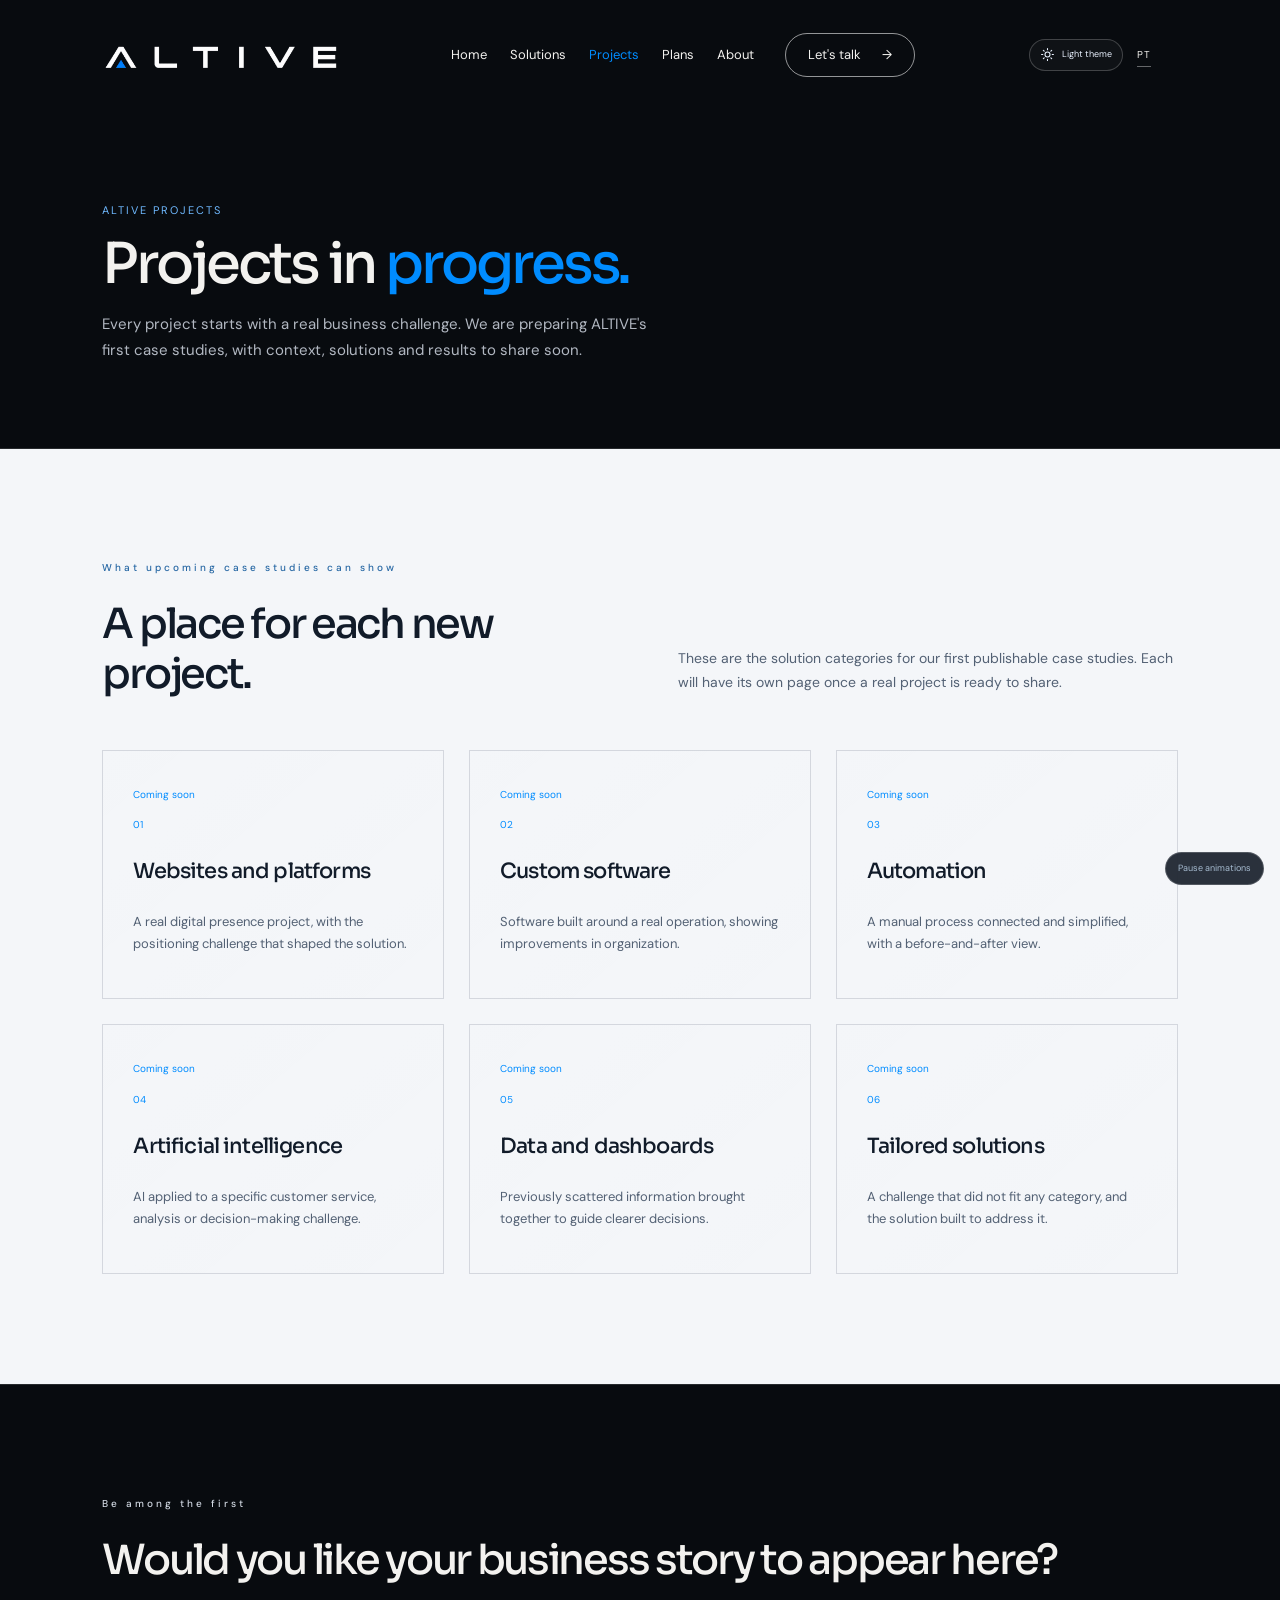
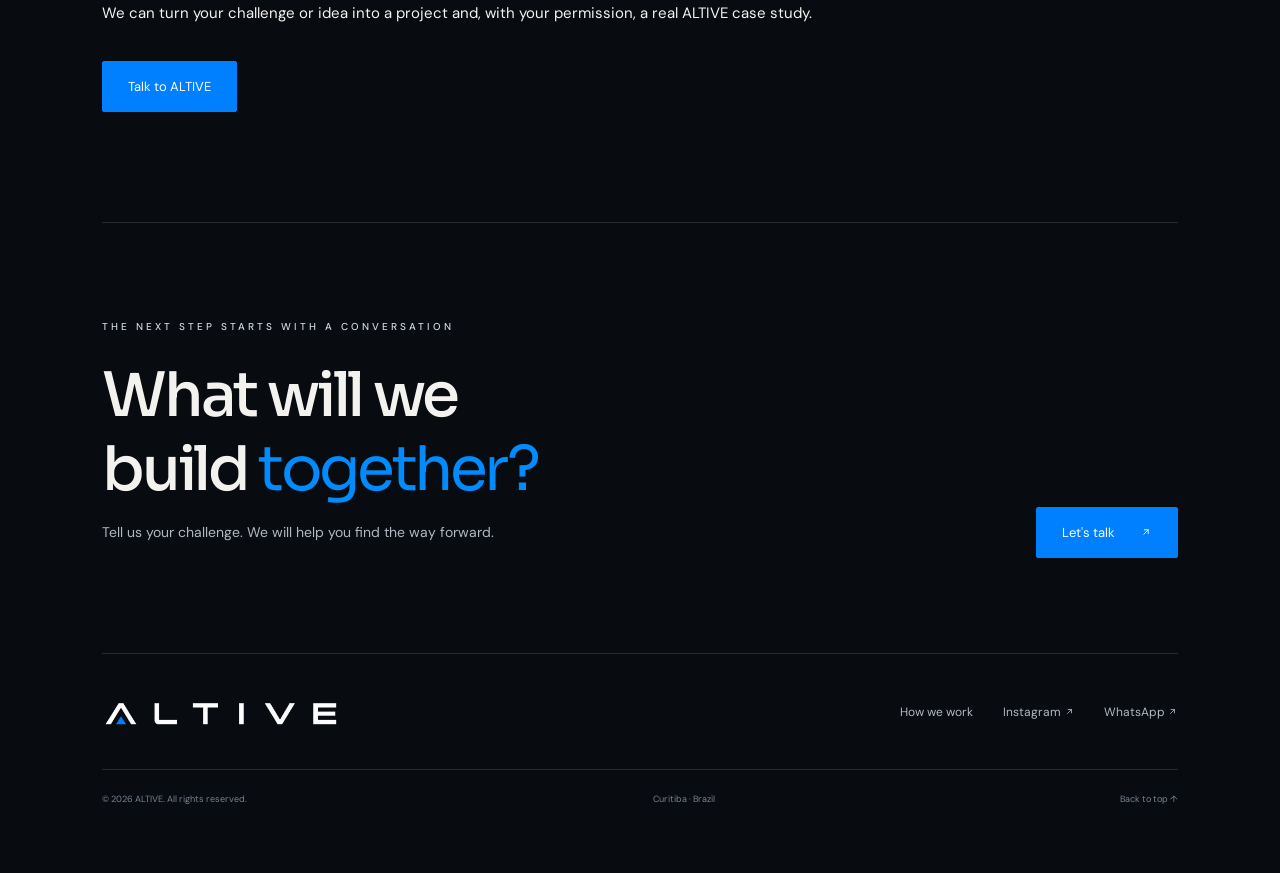
<file: en/projetos.html>
<!doctype html><html lang="en"><head><meta charset="utf-8"><meta name="viewport" content="width=device-width,initial-scale=1"><meta name="description" content="ALTIVE: websites, custom software, integrations and automation for businesses."><title>Projects | ALTIVE</title><link rel="icon" href="../assets/favicon.svg"><link rel="preconnect" href="https://fonts.googleapis.com"><link rel="preconnect" href="https://fonts.gstatic.com" crossorigin><link href="https://fonts.googleapis.com/css2?family=DM+Sans:wght@400;500;600;700&family=Sora:wght@400;500;600;700&display=swap" rel="stylesheet"><script>try{document.documentElement.dataset.theme=localStorage.getItem("altive-theme-v2")||"dark"}catch{}</script><link rel="stylesheet" href="../css/site.css"><link rel="canonical" href="https://altivetech.com.br/en/projetos.html"><link rel="alternate" hreflang="pt-BR" href="https://altivetech.com.br/projetos.html"><link rel="alternate" hreflang="en" href="https://altivetech.com.br/en/projetos.html"></head><body><a class="skip" href="#conteudo">Skip to content</a><header class="header"><div class="container nav-shell"><a class="brand" href="index.html" aria-label="ALTIVE — home"><span><img src="../assets/altive-logo-wordmark-black.png" alt="ALTIVE"></span></a><div class="preferences"><button class="theme-toggle" type="button" aria-label="Switch to light theme" aria-pressed="false"><svg class="ico" viewBox="0 0 24 24" aria-hidden="true"><circle cx="12" cy="12" r="4"/><path d="M12 2.5v2M12 19.5v2M2.5 12h2M19.5 12h2M5.3 5.3l1.4 1.4M17.3 17.3l1.4 1.4M5.3 18.7l1.4-1.4M17.3 6.7l1.4-1.4"/></svg> <span>Light theme</span></button><a class="language-link" href="../projetos.html" lang="pt-BR" aria-label="Ler em português">PT</a></div><button class="menu-button" aria-label="Open menu" aria-expanded="false" aria-controls="nav"><span></span><span></span></button><nav id="nav" aria-label="Main navigation"><a href="index.html">Home</a><a href="solucoes.html">Solutions</a><a href="projetos.html">Projects</a><a href="planos.html">Plans</a><a href="index.html#sobre">About</a><a class="nav-contact" href="https://wa.me/5541984801999" target="_blank" rel="noopener">Let&#x27;s talk <span>→</span></a></nav></div></header><main id="conteudo" class="inner"><div id="topo"></div>
    <section class="page-hero"><div class="container page-grid"><div class="reveal"><p class="kicker">ALTIVE projects</p><h1>Projects in <span>progress.</span></h1><p>Every project starts with a real business challenge. We are preparing ALTIVE&#x27;s first case studies, with context, solutions and results to share soon.</p></div></div></section>

    <section class="section"><div class="container">
      <div class="section-heading reveal"><div><p class="eyebrow">What upcoming case studies can show</p><h2>A place for each new project.</h2></div><p>These are the solution categories for our first publishable case studies. Each will have its own page once a real project is ready to share.</p></div>
      <div class="services">
        <article class="service-card reveal interactive"><span class="plan-badge">Coming soon</span><p class="card-number">01</p><h3>Websites and platforms</h3><p>A real digital presence project, with the positioning challenge that shaped the solution.</p></article>
        <article class="service-card reveal interactive"><span class="plan-badge">Coming soon</span><p class="card-number">02</p><h3>Custom software</h3><p>Software built around a real operation, showing improvements in organization.</p></article>
        <article class="service-card reveal interactive"><span class="plan-badge">Coming soon</span><p class="card-number">03</p><h3>Automation</h3><p>A manual process connected and simplified, with a before-and-after view.</p></article>
        <article class="service-card reveal interactive"><span class="plan-badge">Coming soon</span><p class="card-number">04</p><h3>Artificial intelligence</h3><p>AI applied to a specific customer service, analysis or decision-making challenge.</p></article>
        <article class="service-card reveal interactive"><span class="plan-badge">Coming soon</span><p class="card-number">05</p><h3>Data and dashboards</h3><p>Previously scattered information brought together to guide clearer decisions.</p></article>
        <article class="service-card reveal interactive"><span class="plan-badge">Coming soon</span><p class="card-number">06</p><h3>Tailored solutions</h3><p>A challenge that did not fit any category, and the solution built to address it.</p></article>
      </div>
    </div></section>

    <section class="section section-line"><div class="container"><div class="cta reveal"><p class="eyebrow">Be among the first</p><h2>Would you like your business story to appear here?</h2><p>We can turn your challenge or idea into a project and, with your permission, a real ALTIVE case study.</p><div class="actions"><a class="button button-primary" href="https://wa.me/5541984801999?text=Hello%2C+I+would+like+to+discuss+a+project+with+ALTIVE." target="_blank" rel="noopener">Talk to ALTIVE</a></div></div></div></section>
  </main><section class="contact container" id="contato"><p class="eyebrow">THE NEXT STEP STARTS WITH A CONVERSATION</p><h2>What will we<br>build <em>together?</em></h2><div class="contact-end"><p>Tell us your challenge. We will help you find the way forward.</p><a class="button primary" href="https://wa.me/5541984801999" target="_blank" rel="noopener">Let&#x27;s talk <span><i class="arr" aria-hidden="true"></i></span></a></div></section><footer class="container"><div class="footer-top"><a class="brand" href="index.html" aria-label="ALTIVE — home"><span><img src="../assets/altive-logo-wordmark-black.png" alt="ALTIVE" loading="lazy"></span></a><div><a href="como-trabalhamos.html">How we work</a><a href="https://www.instagram.com/altivetech/" target="_blank" rel="noopener">Instagram <i class="arr" aria-hidden="true"></i></a><a href="https://wa.me/5541984801999" target="_blank" rel="noopener">WhatsApp <i class="arr" aria-hidden="true"></i></a></div></div><div class="footer-bottom"><span>© 2026 ALTIVE. All rights reserved.</span><span>Curitiba · Brazil</span><a href="#topo">Back to top ↑</a></div></footer><button class="motion-button" type="button" aria-pressed="false">Pause animations</button><script src="../java/site.js"></script></body></html>
</file>
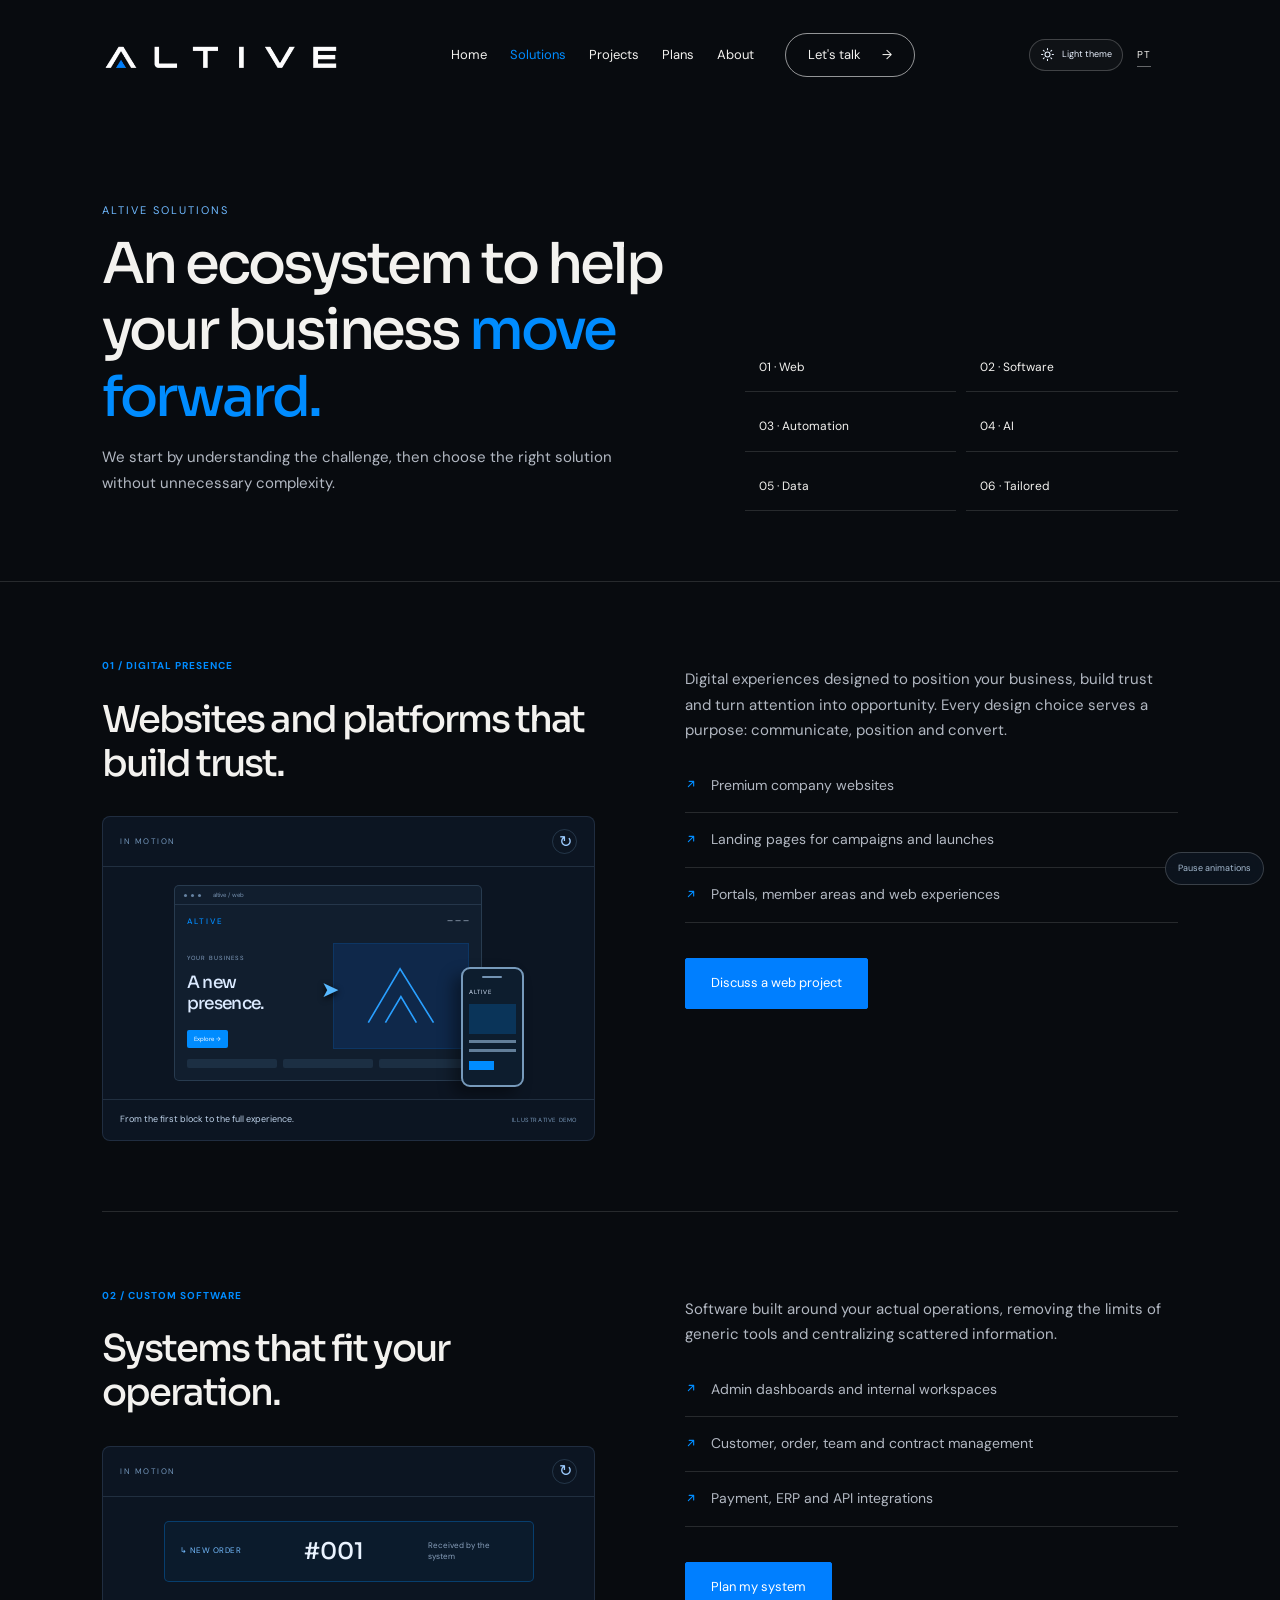
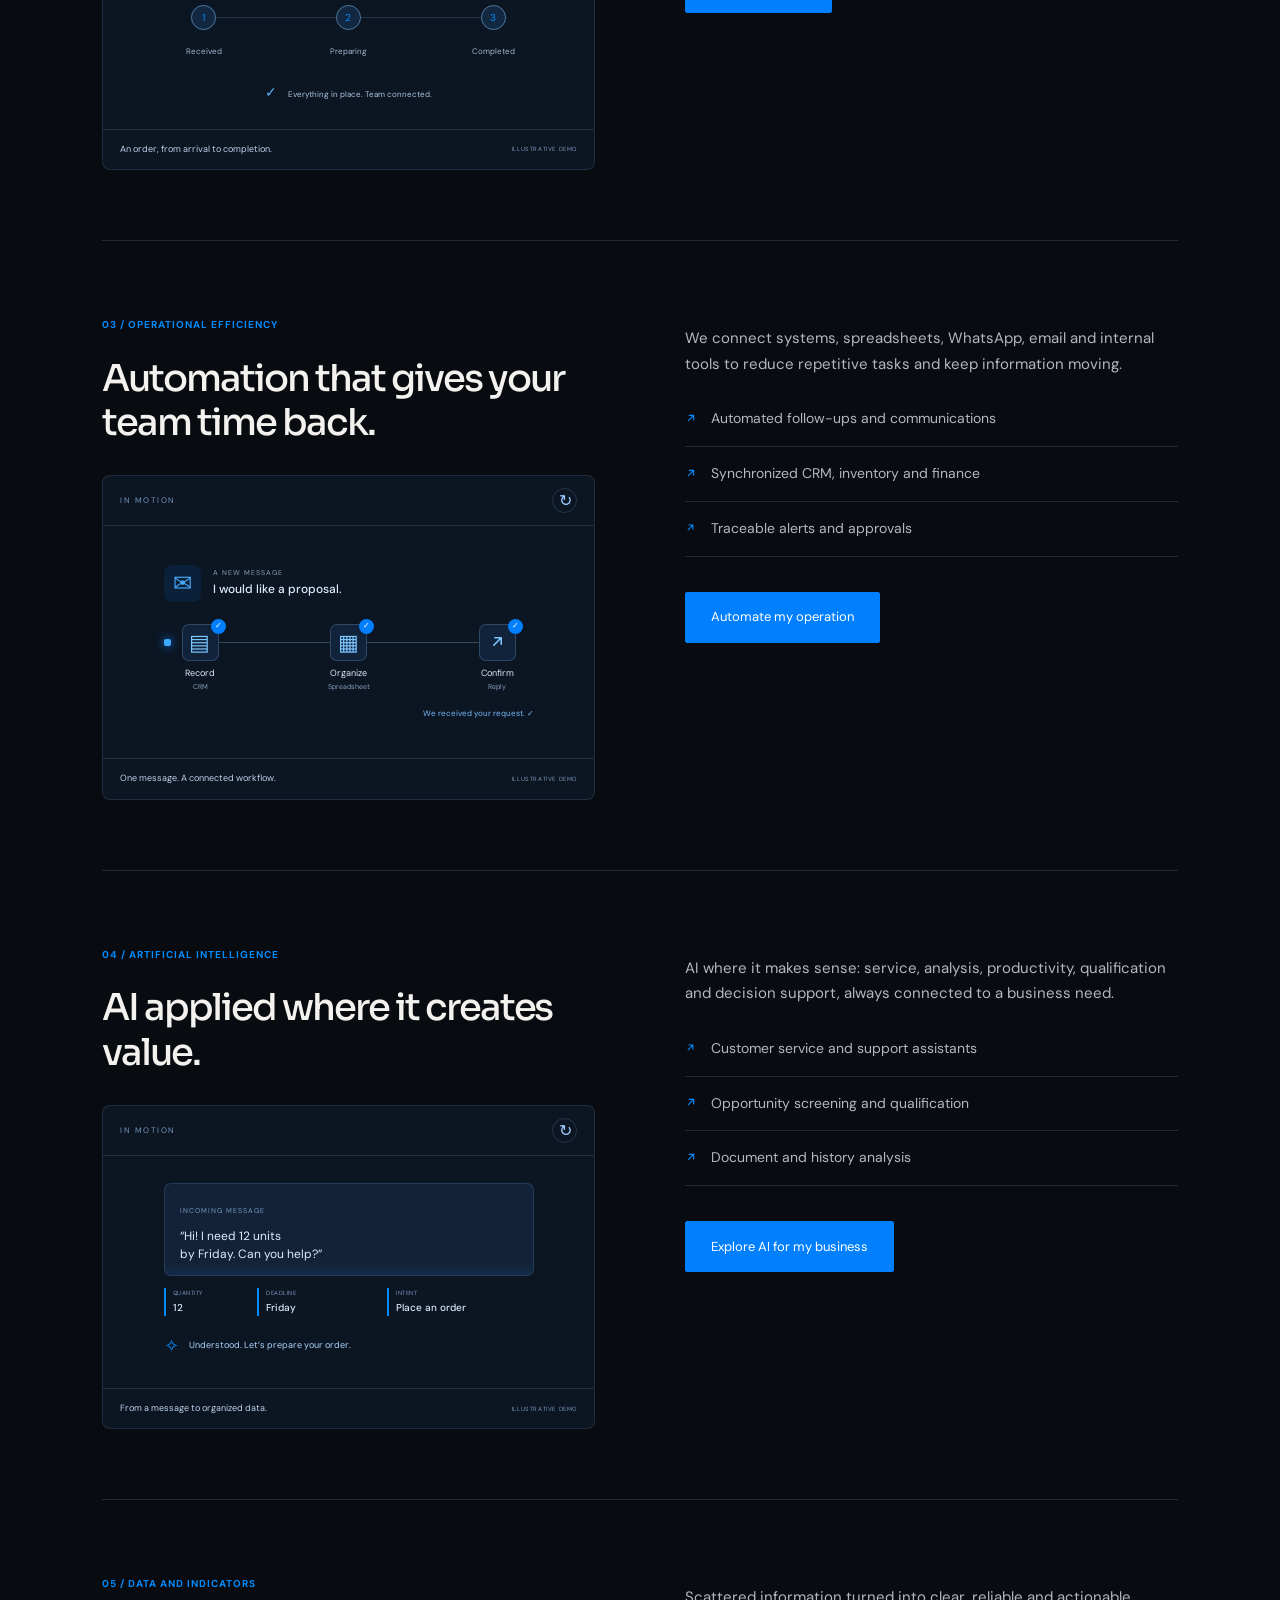
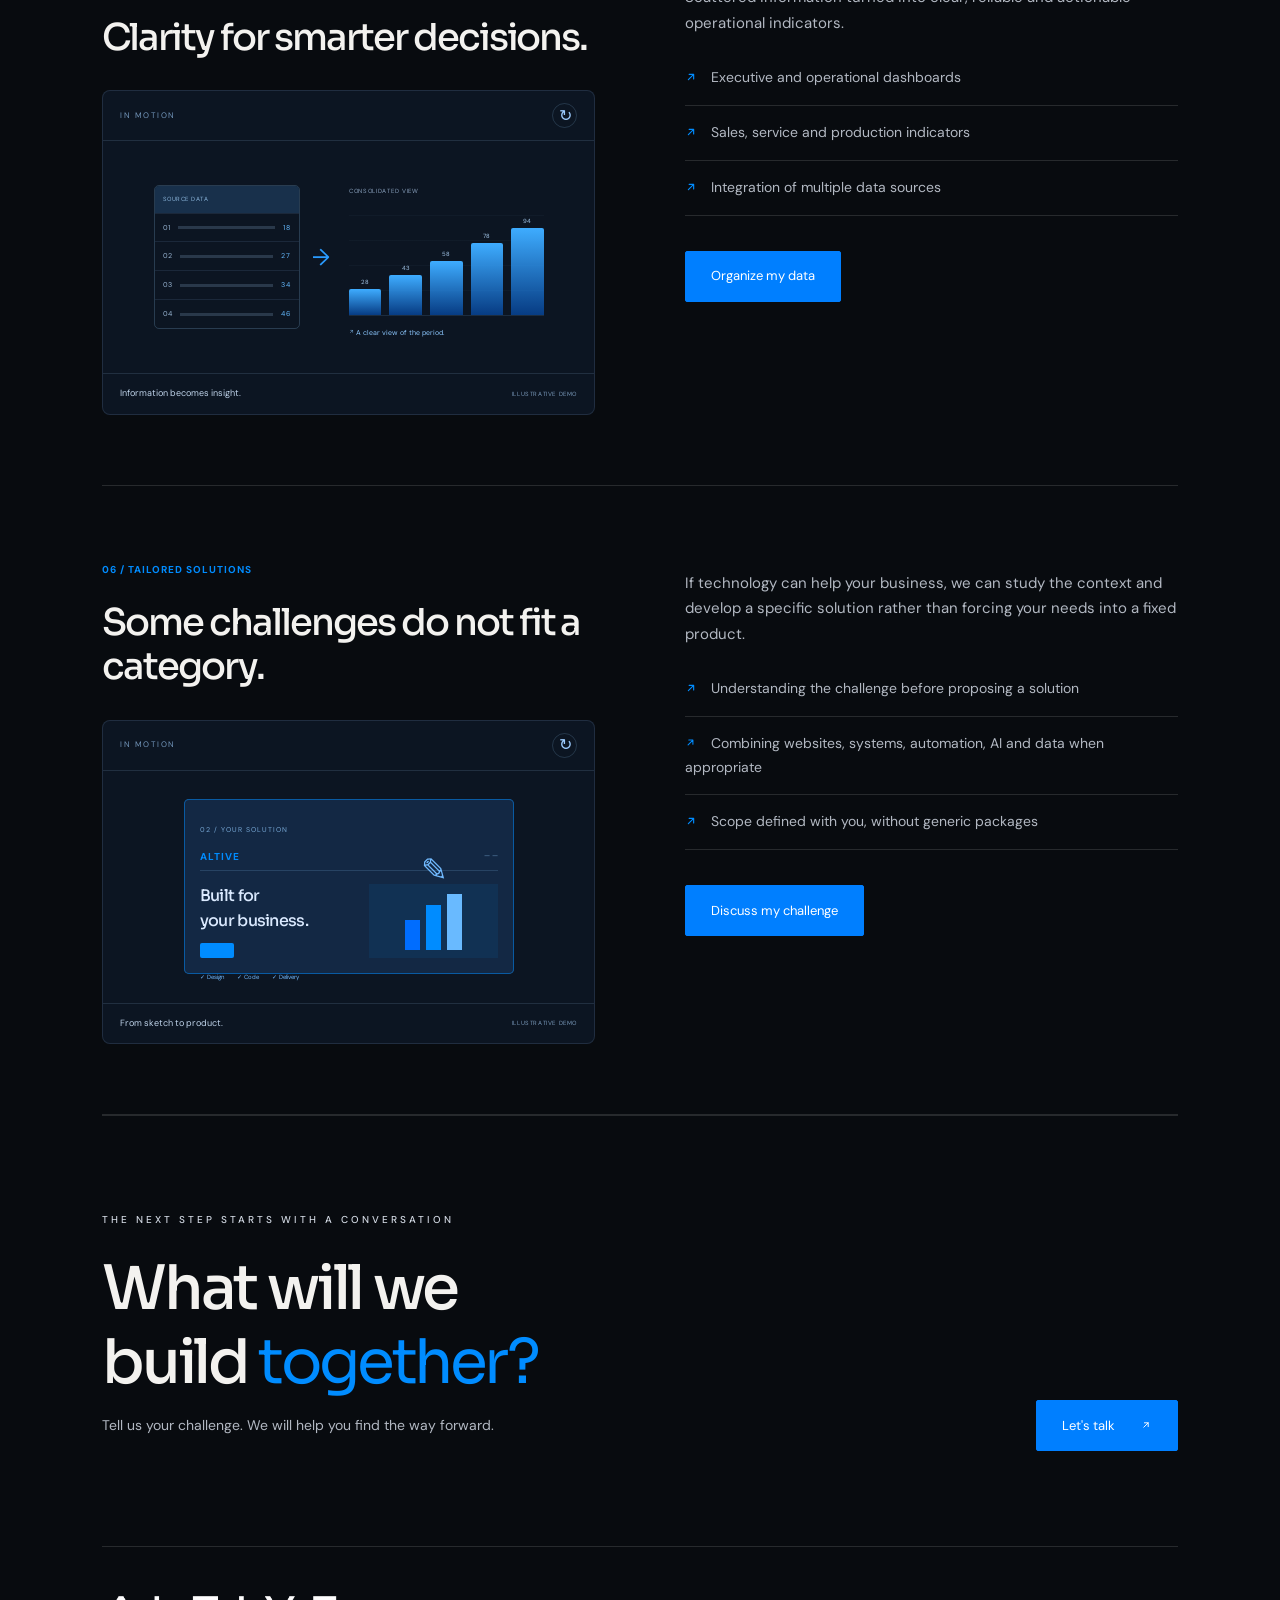
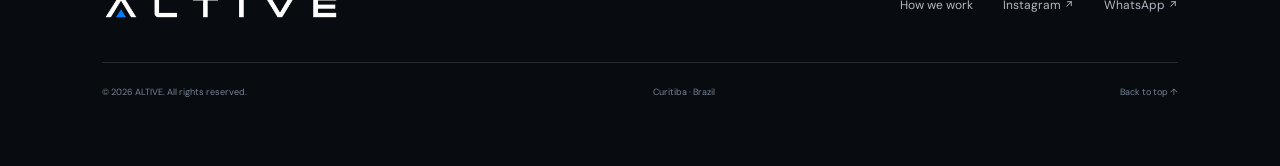
<file: en/solucoes.html>
<!doctype html><html lang="en"><head><meta charset="utf-8"><meta name="viewport" content="width=device-width,initial-scale=1"><meta name="description" content="ALTIVE: websites, custom software, integrations and automation for businesses."><title>Solutions | ALTIVE</title><link rel="icon" href="../assets/favicon.svg"><link rel="preconnect" href="https://fonts.googleapis.com"><link rel="preconnect" href="https://fonts.gstatic.com" crossorigin><link href="https://fonts.googleapis.com/css2?family=DM+Sans:wght@400;500;600;700&family=Sora:wght@400;500;600;700&display=swap" rel="stylesheet"><script>try{document.documentElement.dataset.theme=localStorage.getItem("altive-theme-v2")||"dark"}catch{}</script><link rel="stylesheet" href="../css/site.css"><link rel="canonical" href="https://altivetech.com.br/en/solucoes.html"><link rel="alternate" hreflang="pt-BR" href="https://altivetech.com.br/solucoes.html"><link rel="alternate" hreflang="en" href="https://altivetech.com.br/en/solucoes.html"></head><body><a class="skip" href="#conteudo">Skip to content</a><header class="header"><div class="container nav-shell"><a class="brand" href="index.html" aria-label="ALTIVE — home"><span><img src="../assets/altive-logo-wordmark-black.png" alt="ALTIVE"></span></a><div class="preferences"><button class="theme-toggle" type="button" aria-label="Switch to light theme" aria-pressed="false"><svg class="ico" viewBox="0 0 24 24" aria-hidden="true"><circle cx="12" cy="12" r="4"/><path d="M12 2.5v2M12 19.5v2M2.5 12h2M19.5 12h2M5.3 5.3l1.4 1.4M17.3 17.3l1.4 1.4M5.3 18.7l1.4-1.4M17.3 6.7l1.4-1.4"/></svg> <span>Light theme</span></button><a class="language-link" href="../solucoes.html" lang="pt-BR" aria-label="Ler em português">PT</a></div><button class="menu-button" aria-label="Open menu" aria-expanded="false" aria-controls="nav"><span></span><span></span></button><nav id="nav" aria-label="Main navigation"><a href="index.html">Home</a><a href="solucoes.html">Solutions</a><a href="projetos.html">Projects</a><a href="planos.html">Plans</a><a href="index.html#sobre">About</a><a class="nav-contact" href="https://wa.me/5541984801999" target="_blank" rel="noopener">Let&#x27;s talk <span>→</span></a></nav></div></header><main id="conteudo" class="inner"><div id="topo"></div>
    <section class="page-hero"><div class="container page-grid"><div class="reveal"><p class="kicker">ALTIVE solutions</p><h1>An ecosystem to help your business <span>move forward.</span></h1><p>We start by understanding the challenge, then choose the right solution without unnecessary complexity.</p></div><div class="page-index reveal" role="navigation" aria-label="Índice de soluções"><a href="#web">01 · Web</a><a href="#sistemas">02 · Software</a><a href="#automacao">03 · Automation</a><a href="#ia">04 · AI</a><a href="#dados">05 · Data</a><a href="#personalizadas">06 · Tailored</a></div></div></section>
    <div class="container">
      <section class="solution-block reveal" id="web"><div class="solution-meta"><b>01 / DIGITAL PRESENCE</b><h2>Websites and platforms that build trust.</h2><div class="solution-scene scene-web"><div class="scene-toolbar"><span>IN MOTION</span><button class="scene-replay" type="button" aria-label="Replay animation: From the first block to the full experience.">↻</button></div><div class="scene-art" role="img" aria-label="From the first block to the full experience."><div class="web-build"><div class="mini-browser"><div class="browser-chrome"><i></i><i></i><i></i><span>altive / web</span></div><div class="web-nav build-piece"><b>ALTIVE</b><span>— — —</span></div><div class="web-columns"><div><span class="tiny-label build-piece">YOUR BUSINESS</span><strong class="web-title build-piece">A new<br>presence.</strong><span class="web-button build-piece">Explore →</span></div><div class="web-picture build-piece"><svg viewBox="0 0 100 90" aria-hidden="true"><path d="M10 78 49 12 90 78M31 78 50 46 69 78" fill="none" stroke="currentColor" stroke-width="2"/></svg></div></div><div class="web-strips build-piece"><i></i><i></i><i></i></div></div><div class="mini-phone build-piece"><div class="phone-speaker"></div><span>ALTIVE</span><div></div><i></i><i></i><b></b></div><div class="build-pointer">➤</div></div></div><div class="scene-caption"><span>From the first block to the full experience.</span><small>ILLUSTRATIVE DEMO</small></div></div></div><div class="solution-content"><p>Digital experiences designed to position your business, build trust and turn attention into opportunity. Every design choice serves a purpose: communicate, position and convert.</p><ul class="bullet-list"><li>Premium company websites</li><li>Landing pages for campaigns and launches</li><li>Portals, member areas and web experiences</li></ul><div class="actions"><a class="button button-primary" href="https://wa.me/5541984801999?text=Hello%2C+I+would+like+to+discuss+a+project+with+ALTIVE." target="_blank" rel="noopener">Discuss a web project</a></div></div></section>
      <section class="solution-block reveal" id="sistemas"><div class="solution-meta"><b>02 / CUSTOM SOFTWARE</b><h2>Systems that fit your operation.</h2><div class="solution-scene scene-sistemas"><div class="scene-toolbar"><span>IN MOTION</span><button class="scene-replay" type="button" aria-label="Replay animation: An order, from arrival to completion.">↻</button></div><div class="scene-art" role="img" aria-label="An order, from arrival to completion."><div class="order-scene"><div class="incoming-order"><span>↳ NEW ORDER</span><strong>#001</strong><small>Received by the system</small></div><div class="order-track"><div class="track-line"></div><i class="order-dot"></i><div class="order-stage"><b>1</b><span>Received</span></div><div class="order-stage"><b>2</b><span>Preparing</span></div><div class="order-stage"><b>3</b><span>Completed</span></div></div><div class="order-check">✓ <span>Everything in place. Team connected.</span></div></div></div><div class="scene-caption"><span>An order, from arrival to completion.</span><small>ILLUSTRATIVE DEMO</small></div></div></div><div class="solution-content"><p>Software built around your actual operations, removing the limits of generic tools and centralizing scattered information.</p><ul class="bullet-list"><li>Admin dashboards and internal workspaces</li><li>Customer, order, team and contract management</li><li>Payment, ERP and API integrations</li></ul><div class="actions"><a class="button button-primary" href="https://wa.me/5541984801999?text=Hello%2C+I+would+like+to+discuss+a+project+with+ALTIVE." target="_blank" rel="noopener">Plan my system</a></div></div></section>
      <section class="solution-block reveal" id="automacao"><div class="solution-meta"><b>03 / OPERATIONAL EFFICIENCY</b><h2>Automation that gives your team time back.</h2><div class="solution-scene scene-automacao"><div class="scene-toolbar"><span>IN MOTION</span><button class="scene-replay" type="button" aria-label="Replay animation: One message. A connected workflow.">↻</button></div><div class="scene-art" role="img" aria-label="One message. A connected workflow."><div class="automation-scene"><div class="flow-top"><span class="message-mark">✉︎</span><div><small>A NEW MESSAGE</small><strong>I would like a proposal.</strong></div></div><div class="flow-network"><div class="flow-rail"></div><i class="flow-packet"></i><div class="flow-node"><b>▤</b><span>Record</span><small>CRM</small><i>✓</i></div><div class="flow-node"><b>▦</b><span>Organize</span><small>Spreadsheet</small><i>✓</i></div><div class="flow-node"><b><i class="arr" aria-hidden="true"></i></b><span>Confirm</span><small>Reply</small><i>✓</i></div></div><div class="flow-confirm">We received your request. ✓</div></div></div><div class="scene-caption"><span>One message. A connected workflow.</span><small>ILLUSTRATIVE DEMO</small></div></div></div><div class="solution-content"><p>We connect systems, spreadsheets, WhatsApp, email and internal tools to reduce repetitive tasks and keep information moving.</p><ul class="bullet-list"><li>Automated follow-ups and communications</li><li>Synchronized CRM, inventory and finance</li><li>Traceable alerts and approvals</li></ul><div class="actions"><a class="button button-primary" href="https://wa.me/5541984801999?text=Hello%2C+I+would+like+to+discuss+a+project+with+ALTIVE." target="_blank" rel="noopener">Automate my operation</a></div></div></section>
      <section class="solution-block reveal" id="ia"><div class="solution-meta"><b>04 / ARTIFICIAL INTELLIGENCE</b><h2>AI applied where it creates value.</h2><div class="solution-scene scene-ia"><div class="scene-toolbar"><span>IN MOTION</span><button class="scene-replay" type="button" aria-label="Replay animation: From a message to organized data.">↻</button></div><div class="scene-art" role="img" aria-label="From a message to organized data."><div class="ai-scene"><div class="ai-message"><span>INCOMING MESSAGE</span><p>“Hi! I need 12 units<br>by Friday. Can you help?”</p><div class="ai-scan"></div></div><div class="ai-extract"><div><span>QUANTITY</span><strong>12</strong></div><div><span>DEADLINE</span><strong>Friday</strong></div><div><span>INTENT</span><strong>Place an order</strong></div></div><div class="ai-reply"><b>✧</b><span>Understood. Let’s prepare your order.</span></div></div></div><div class="scene-caption"><span>From a message to organized data.</span><small>ILLUSTRATIVE DEMO</small></div></div></div><div class="solution-content"><p>AI where it makes sense: service, analysis, productivity, qualification and decision support, always connected to a business need.</p><ul class="bullet-list"><li>Customer service and support assistants</li><li>Opportunity screening and qualification</li><li>Document and history analysis</li></ul><div class="actions"><a class="button button-primary" href="https://wa.me/5541984801999?text=Hello%2C+I+would+like+to+discuss+a+project+with+ALTIVE." target="_blank" rel="noopener">Explore AI for my business</a></div></div></section>
      <section class="solution-block reveal" id="dados"><div class="solution-meta"><b>05 / DATA AND INDICATORS</b><h2>Clarity for smarter decisions.</h2><div class="solution-scene scene-dados"><div class="scene-toolbar"><span>IN MOTION</span><button class="scene-replay" type="button" aria-label="Replay animation: Information becomes insight.">↻</button></div><div class="scene-art" role="img" aria-label="Information becomes insight."><div class="data-scene"><div class="data-sheet"><div class="data-sheet-title">SOURCE DATA</div><div class="data-row"><span>01</span><i></i><b>18</b></div><div class="data-row"><span>02</span><i></i><b>27</b></div><div class="data-row"><span>03</span><i></i><b>34</b></div><div class="data-row"><span>04</span><i></i><b>46</b></div></div><div class="data-arrow">→</div><div class="data-result"><small>CONSOLIDATED VIEW</small><div class="data-bars"><i style="--height:28%"><span>28</span></i><i style="--height:43%"><span>43</span></i><i style="--height:58%"><span>58</span></i><i style="--height:78%"><span>78</span></i><i style="--height:94%"><span>94</span></i></div><div class="data-insight"><i class="arr" aria-hidden="true"></i> A clear view of the period.</div></div></div></div><div class="scene-caption"><span>Information becomes insight.</span><small>ILLUSTRATIVE DEMO</small></div></div></div><div class="solution-content"><p>Scattered information turned into clear, reliable and actionable operational indicators.</p><ul class="bullet-list"><li>Executive and operational dashboards</li><li>Sales, service and production indicators</li><li>Integration of multiple data sources</li></ul><div class="actions"><a class="button button-primary" href="https://wa.me/5541984801999?text=Hello%2C+I+would+like+to+discuss+a+project+with+ALTIVE." target="_blank" rel="noopener">Organize my data</a></div></div></section>
      <section class="solution-block reveal" id="personalizadas"><div class="solution-meta"><b>06 / TAILORED SOLUTIONS</b><h2>Some challenges do not fit a category.</h2><div class="solution-scene scene-personalizadas"><div class="scene-toolbar"><span>IN MOTION</span><button class="scene-replay" type="button" aria-label="Replay animation: From sketch to product.">↻</button></div><div class="scene-art" role="img" aria-label="From sketch to product."><div class="sketch-scene"><div class="sketch-board"><div class="sketch-version wireframe"><span>01 / SKETCH</span><div class="sketch-nav"></div><div class="sketch-grid"><div><i></i><i></i><b></b></div><div class="sketch-image">╳</div></div><div class="sketch-bottom"><i></i><i></i><i></i></div></div><div class="sketch-version polished"><span>02 / YOUR SOLUTION</span><div class="polished-nav"><b>ALTIVE</b><i>— —</i></div><div class="polished-grid"><div><strong>Built for<br>your business.</strong><b>→</b></div><div class="polished-graphic"><i></i><i></i><i></i></div></div><div class="polished-bottom"><span>✓ Design</span><span>✓ Code</span><span>✓ Delivery</span></div></div><div class="sketch-pencil">✎</div></div></div></div><div class="scene-caption"><span>From sketch to product.</span><small>ILLUSTRATIVE DEMO</small></div></div></div><div class="solution-content"><p>If technology can help your business, we can study the context and develop a specific solution rather than forcing your needs into a fixed product.</p><ul class="bullet-list"><li>Understanding the challenge before proposing a solution</li><li>Combining websites, systems, automation, AI and data when appropriate</li><li>Scope defined with you, without generic packages</li></ul><div class="actions"><a class="button button-primary" href="https://wa.me/5541984801999?text=Hello%2C+I+would+like+to+discuss+a+project+with+ALTIVE." target="_blank" rel="noopener">Discuss my challenge</a></div></div></section>
    </div>

  </main><section class="contact container" id="contato"><p class="eyebrow">THE NEXT STEP STARTS WITH A CONVERSATION</p><h2>What will we<br>build <em>together?</em></h2><div class="contact-end"><p>Tell us your challenge. We will help you find the way forward.</p><a class="button primary" href="https://wa.me/5541984801999" target="_blank" rel="noopener">Let&#x27;s talk <span><i class="arr" aria-hidden="true"></i></span></a></div></section><footer class="container"><div class="footer-top"><a class="brand" href="index.html" aria-label="ALTIVE — home"><span><img src="../assets/altive-logo-wordmark-black.png" alt="ALTIVE" loading="lazy"></span></a><div><a href="como-trabalhamos.html">How we work</a><a href="https://www.instagram.com/altivetech/" target="_blank" rel="noopener">Instagram <i class="arr" aria-hidden="true"></i></a><a href="https://wa.me/5541984801999" target="_blank" rel="noopener">WhatsApp <i class="arr" aria-hidden="true"></i></a></div></div><div class="footer-bottom"><span>© 2026 ALTIVE. All rights reserved.</span><span>Curitiba · Brazil</span><a href="#topo">Back to top ↑</a></div></footer><button class="motion-button" type="button" aria-pressed="false">Pause animations</button><script src="../java/site.js"></script></body></html>
</file>
<file: css/site.css>
:root{--bg:#080b0f;--panel:#0e131b;--text:#f3f2ef;--copy:#b2b8c2;--blue:#008cff;--line:#ffffff20;--x:0px;--y:0px}*{box-sizing:border-box}html{scroll-behavior:smooth;scroll-padding-top:95px}body{margin:0;background:var(--bg);color:var(--text);font:15px/1.7 'DM Sans',Arial,sans-serif;-webkit-font-smoothing:antialiased}a{color:inherit;text-decoration:none}button{font:inherit;cursor:pointer}a,button{-webkit-tap-highlight-color:transparent}a:focus-visible,button:focus-visible,summary:focus-visible{outline:2px solid var(--blue);outline-offset:5px}::selection{background:#006dff;color:white}.container{width:min(1420px,84%);margin:auto}.header{position:absolute;top:0;left:0;width:100%;z-index:20}.nav-shell{display:flex;align-items:center;justify-content:space-between;height:110px}.brand{display:block;width:235px;flex-shrink:0}.brand>span{display:block;width:235px;height:35px;position:relative;overflow:hidden}.brand img{position:absolute;max-width:none;width:270px;height:auto;left:50%;top:50%;transform:translate(-50%,-50%)}nav{display:flex;gap:34px;align-items:center;font-size:13px}nav a{transition:color .2s}nav a:hover,nav a[aria-current=page]{color:var(--blue)}.nav-contact{margin-left:40px;border:1px solid #ffffff90;border-radius:40px;padding:10px 22px}.nav-contact span{margin-left:18px}.menu-button{display:none}.hero{min-height:850px;height:min(1000px,100svh);position:relative;overflow:hidden;isolation:isolate}.room{position:absolute;inset:-15px;z-index:-3;background:url('../assets/ambiente.jpg') center center/cover no-repeat;transform:translate(var(--x),var(--y)) scale(1.025);transition:transform 1.4s ease-out}.hero:before{content:'';position:absolute;inset:0;z-index:-2;background:linear-gradient(90deg,#03060855,transparent 65%),linear-gradient(0deg,var(--bg),transparent 22%)}.halo{position:absolute;z-index:-1;left:49%;top:22%;width:29%;height:37%;background:radial-gradient(ellipse,#008cff36,transparent 66%);mix-blend-mode:screen;animation:breathe 5s ease-in-out infinite;pointer-events:none}@keyframes breathe{0%,100%{opacity:.3;transform:scale(.96)}50%{opacity:1;transform:scale(1.1)}}.hero-content{padding-top:185px}.eyebrow{font-size:10px;letter-spacing:3px;font-weight:500;margin:0 0 24px;color:#d1d8e2}.hero .eyebrow{font-size:11px;letter-spacing:4px}h1,h2{font-family:'Libre Caslon Display',Georgia,serif;font-weight:400;line-height:1.04;letter-spacing:-.025em;margin:0}h1{font-size:clamp(52px,4.7vw,82px);max-width:750px}em{font-weight:400;color:var(--blue)}.lead{max-width:500px;font-size:17px;line-height:1.65;color:#c4c6cb;margin:30px 0 0}.actions{display:flex;align-items:center;gap:36px;margin-top:35px;flex-wrap:wrap}.button{display:inline-flex;align-items:center;justify-content:center;gap:26px;min-height:51px;padding:13px 25px;font-size:13px;border-radius:2px;border:1px solid var(--line);transition:background .25s,transform .25s}.primary,.button-primary{background:#007fff;border-color:#007fff;color:white}.primary:hover,.button-primary:hover{background:#1596ff;transform:translateY(-2px)}.text-link{display:inline-block;border-bottom:1px solid #ffffff70;padding:8px 0;font-size:13px}.text-link:hover{color:var(--blue)}.hero-services{display:grid;grid-template-columns:repeat(4,1fr);border-top:1px solid var(--line);max-width:800px;margin-top:65px;padding-top:24px}.hero-services a{font-size:13px;line-height:1.5;padding:0 22px;border-left:1px solid var(--line)}.hero-services a:first-child{padding-left:0;border:0}.hero-services a>span{display:block;font-size:29px;line-height:1.1;color:#42b3ff;margin-bottom:14px}.hero-services a:hover{color:#63b7ff}.scroll-note{position:absolute;right:7%;bottom:32px;font-size:8px;letter-spacing:2px;color:#c3cad5}.section{padding:110px 0}.section-heading{display:flex;justify-content:space-between;align-items:end;gap:50px;margin-bottom:50px}.section-heading h2,h2{font-size:clamp(39px,4.3vw,64px)}.section-heading>p{max-width:400px;color:var(--copy);font-size:14px;margin-bottom:5px}.section-heading .eyebrow{color:#7b9bb9}.studio{border:1px solid #ffffff25;background:#0b1018;border-radius:8px;overflow:hidden;box-shadow:0 35px 90px #0004}.studio-bar,.studio-footer{display:flex;justify-content:space-between;align-items:center;gap:20px;padding:16px 22px;background:#111721;color:#a7b3c6;font-size:9px;letter-spacing:1px}.studio-bar>span:first-child{display:flex;gap:6px}.studio-bar i{width:7px;height:7px;border-radius:50%;background:#526174}.studio-bar i:first-child{background:#008cff}.demo-label{font-size:8px;letter-spacing:.7px}.studio-grid{display:grid;grid-template-columns:1fr 1.15fr}.editor{border-right:1px solid var(--line);display:flex;flex-direction:column;min-width:0}.editor-tab{padding:15px 22px;color:#c8d3e5;font:11px monospace;border-bottom:1px solid var(--line)}.editor-tab span{float:right;color:#72839d}.editor pre{min-height:300px;padding:23px;margin:0;white-space:pre-wrap;overflow-wrap:anywhere;color:#8dc7ff;font:12px/2 ui-monospace,SFMono-Regular,Consolas,monospace}.cursor{color:#fff;animation:blink 1s step-end infinite}@keyframes blink{50%{opacity:0}}.terminal{margin-top:auto;padding:18px 22px;border-top:1px solid var(--line);color:#9ab4cf;font:10px monospace}.terminal-dot,.studio-footer i{display:inline-block;width:5px;height:5px;background:var(--blue);border-radius:50%;margin-right:9px}.dashboard{padding:27px;min-width:0}.dash-title{display:flex;justify-content:space-between;align-items:center}.dash-title small{font-size:8px;letter-spacing:2px;color:#899cb4}.dash-title h3{font-size:15px;font-weight:400;margin:4px 0 24px}.replay{background:none;border:1px solid var(--line);border-radius:50%;color:#dce8f7;width:29px;height:29px}.metrics{display:grid;grid-template-columns:1.4fr 1fr 1fr;margin-bottom:25px;gap:14px}.metrics>div{border-left:1px solid var(--line);padding-left:17px}.metrics>div:first-child{padding:0;border:0}.metrics small{display:block;color:#91a2b8;font-size:9px}.metrics strong{display:block;font-size:clamp(17px,2vw,27px);font-weight:500;letter-spacing:-1px;white-space:nowrap}.metric-note{font-size:8px;color:#68849e}.chart-head{display:flex;justify-content:space-between;font-size:10px;color:#b6c5d8}.chart-head small{font-size:8px;color:#6e849b}.chart{width:100%;height:165px;overflow:visible;margin-top:10px}.chart-grid path{stroke:#ffffff10;stroke-width:1;fill:none}.chart-line{fill:none;stroke:#219cff;stroke-width:2;stroke-dasharray:650;stroke-dashoffset:650;filter:drop-shadow(0 0 4px #008cff80)}.playing .chart-line{animation:draw 2.7s ease-out forwards}.chart-area,.chart-dot{opacity:0}.playing .chart-area,.playing .chart-dot{animation:appear 2.8s forwards}.chart-dot{fill:#5ab9ff}@keyframes draw{to{stroke-dashoffset:0}}@keyframes appear{to{opacity:1}}.months{display:flex;justify-content:space-between;color:#667c95;font-size:9px}.mini-bars{display:flex;align-items:center;gap:20px;margin-top:22px;font-size:9px;color:#a1b3c9}.mini-bars>div{display:flex;align-items:end;gap:5px;height:25px;flex:1}.mini-bars i{display:block;background:#1576d0;flex:1;height:var(--bar);transform:scaleY(0);transform-origin:bottom;transition:transform 2s}.playing .mini-bars i{transform:scaleY(1)}.mini-bars b{color:#68b9ff;font-size:12px}.studio-footer{font-size:8px;border-top:1px solid var(--line)}.service-row{display:grid;grid-template-columns:50px 1fr 1fr 25px;gap:25px;align-items:center;border-top:1px solid var(--line);padding:30px 0;transition:padding .25s,background .25s}.service-row:last-child{border-bottom:1px solid var(--line)}.service-row:hover{padding-left:15px;background:#ffffff03}.service-row>span{font-size:10px;color:var(--blue)}h3{font-weight:400}.service-row h3{font-size:22px;letter-spacing:-.5px;margin:0}.service-row p{font-size:13px;color:var(--copy);margin:0}.service-row b{font-size:23px;font-weight:400;color:var(--blue)}.about{background:#11161e}.about-grid{display:grid;grid-template-columns:1fr 1fr;gap:110px}.about-grid p:not(.eyebrow){color:var(--copy);font-size:15px;max-width:490px}.plans{display:grid;grid-template-columns:repeat(3,1fr);gap:0;border:1px solid var(--line)}.plan{padding:35px;border-right:1px solid var(--line);display:flex;flex-direction:column}.plan:last-child{border:0}.plan.featured{background:#008cff09}.plan h2{font-size:44px;margin:13px 0 20px}.plan-kicker{color:#70b7f5;font-size:9px;letter-spacing:1px;text-transform:uppercase}.plan>p:not(.plan-kicker){font-size:13px;color:var(--copy)}.plan ul{font-size:12px;color:var(--copy);padding-left:18px;line-height:2.2;margin-bottom:28px}.plan .button{margin-top:auto;font-size:11px;padding:13px 16px}.contact{padding:95px 0;border-top:1px solid var(--line)}.contact h2{font-size:clamp(55px,6vw,88px)}.contact-end{display:flex;justify-content:space-between;align-items:end;gap:25px}.contact-end p{color:var(--copy);font-size:14px}.footer-top{border-top:1px solid var(--line);padding:40px 0;display:flex;justify-content:space-between;align-items:center}.footer-top>div{display:flex;gap:30px;font-size:12px;color:var(--copy)}.footer-bottom{padding:22px 0 65px;border-top:1px solid var(--line);display:flex;justify-content:space-between;color:#788595;font-size:9px}.motion-button{position:fixed;right:16px;bottom:15px;background:#0d1520df;border:1px solid #ffffff30;color:#a6bbd0;font-size:9px;padding:8px 12px;border-radius:20px;z-index:30;backdrop-filter:blur(10px)}.paused *, .paused *:before,.paused *:after{animation-play-state:paused!important}.skip{position:fixed;top:-80px;left:20px;padding:15px;background:var(--blue);z-index:99}.skip:focus{top:5px}.sr-only{position:absolute;width:1px;height:1px;padding:0;overflow:hidden;clip:rect(0,0,0,0);white-space:nowrap}.reveal{opacity:1}.js .reveal{opacity:0;transform:translateY(18px);transition:transform .7s,opacity .7s}.js .reveal.visible{opacity:1;transform:none}.inner{padding-top:120px}.page-hero{padding:70px 0;border-bottom:1px solid var(--line)}.page-grid{display:grid;grid-template-columns:1.3fr 1fr;gap:80px;align-items:end}.page-hero h1{font-size:clamp(48px,5vw,76px)}.page-hero h1 span{color:var(--blue);font-style:italic}.page-hero p:not(.kicker){color:var(--copy)}.kicker{color:#6fb9ff;font-size:11px;letter-spacing:2px;text-transform:uppercase}.page-index{display:grid;grid-template-columns:repeat(2,1fr);gap:10px;font-size:12px}.page-index a{padding:14px;border-bottom:1px solid var(--line)}.page-index a:hover{color:var(--blue)}.solution-block{display:grid;grid-template-columns:1fr 1fr;gap:90px;padding:70px 0;border-bottom:1px solid var(--line)}.solution-meta b{font-size:10px;letter-spacing:1px;color:var(--blue)}.solution-meta h2{font-size:45px;margin-top:20px}.solution-content p{color:var(--copy)}.bullet-list{padding:0;list-style:none;color:var(--copy)}.bullet-list li{padding:15px 0;border-bottom:1px solid var(--line);font-size:14px}.bullet-list li:before{content:'';display:inline-block;width:.85em;height:.85em;vertical-align:-.05em;background:var(--blue);-webkit-mask:url("data:image/svg+xml,%3Csvg xmlns='http://www.w3.org/2000/svg' viewBox='0 0 16 16' fill='none' stroke='%23000' stroke-width='1.5' stroke-linecap='round' stroke-linejoin='round'%3E%3Cpath d='M4.5 11.5l7-7M5.5 4.5h6v6'/%3E%3C/svg%3E") center/contain no-repeat;mask:url("data:image/svg+xml,%3Csvg xmlns='http://www.w3.org/2000/svg' viewBox='0 0 16 16' fill='none' stroke='%23000' stroke-width='1.5' stroke-linecap='round' stroke-linejoin='round'%3E%3Cpath d='M4.5 11.5l7-7M5.5 4.5h6v6'/%3E%3C/svg%3E") center/contain no-repeat;margin-right:14px}.section-line{border-top:1px solid var(--line)}.section-heading h2{margin:0}.section-heading p{color:var(--copy);max-width:500px}.process-grid{display:grid;grid-template-columns:repeat(5,1fr)}.process-step{padding:25px 20px;border-left:1px solid var(--line)}.process-step b{color:var(--blue);font-size:9px}.process-step h3{font-size:18px;line-height:1.5;margin-top:36px}.process-step p{color:var(--copy);font-size:12px}.faq{max-width:900px;margin:auto}.faq details{border-bottom:1px solid var(--line)}.faq summary{padding:22px 0;cursor:pointer;list-style:none;font-size:15px}.faq summary:after{content:'+';float:right;color:var(--blue)}.faq details[open] summary:after{content:'−'}.faq p{color:var(--copy);font-size:14px;padding-bottom:20px}.services{display:grid;grid-template-columns:repeat(3,1fr);gap:25px}.service-card{padding:30px;border:1px solid var(--line)}.service-card h3{font-size:23px}.service-card p{font-size:13px;color:var(--copy)}.plan-badge{font-size:10px;color:var(--blue)}.card-number{color:var(--blue)!important;font-size:10px!important}.card-link{font-size:12px;color:var(--blue)}
@media(min-width:1700px){.hero-content{padding-top:210px}.hero-services{margin-top:85px}.hero{height:100svh;max-height:1100px}}
@media(max-width:1200px){nav{gap:20px}.nav-contact{margin-left:0}.brand,.brand>span{width:180px}.brand img{width:212px}.hero{min-height:800px}.hero-content{padding-top:170px}h1{font-size:63px}.lead{max-width:420px;font-size:15px}.hero-services{max-width:650px}.hero-services a{font-size:12px}.editor pre{font-size:11px}.metrics{gap:8px}.metrics>div{padding-left:10px}.about-grid{gap:60px}.plan{padding:25px}.container{width:88%}}
@media(max-width:850px){.nav-shell{height:85px}.menu-button{display:block;width:42px;height:40px;background:#080b0f88;border:1px solid var(--line);color:white}.menu-button span{display:block;height:1px;width:20px;background:currentColor;margin:6px auto}nav{display:none;position:absolute;left:0;right:0;top:85px;background:#0b1019;padding:20px 6%;flex-direction:column;align-items:stretch;border-bottom:1px solid var(--line)}nav.open{display:flex}.nav-contact{text-align:center}.hero{height:auto;min-height:830px}.hero-content{padding-top:150px}h1{font-size:55px;max-width:600px}.room{background-position:60% center;opacity:.7}.hero:before{background:linear-gradient(90deg,#030608c9,transparent),linear-gradient(0deg,var(--bg),transparent 40%)}.halo{left:50%;top:30%;width:40%}.hero-services{margin-top:60px;max-width:650px}.section{padding:75px 0}.section-heading{align-items:start;gap:25px}.studio-grid{grid-template-columns:1fr}.editor{border-right:0;border-bottom:1px solid var(--line)}.editor pre{min-height:235px;font-size:12px}.dashboard{padding:25px}.chart{height:auto;max-height:210px}.metrics strong{font-size:27px}.demo-label{font-size:7px}.about-grid{gap:30px}.service-row{grid-template-columns:25px 1fr 1fr 20px;gap:15px}.service-row h3{font-size:19px}.plans{grid-template-columns:1fr}.plan{border-right:0;border-bottom:1px solid var(--line);padding:30px}.plan ul{columns:2;column-gap:40px}.plan .button{align-self:start}.page-grid,.solution-block{gap:35px}.process-grid{grid-template-columns:repeat(2,1fr);gap:20px}.services{grid-template-columns:1fr 1fr}.footer-top{gap:25px}.footer-top>div{gap:15px;font-size:10px}}
@media(max-width:560px){.container{width:88%}.hero{min-height:0;padding-bottom:45px}.room{inset:0 0 auto;height:350px;background-size:auto 350px;background-position:64% top;transform:none!important;opacity:1}.hero:before{background:linear-gradient(0deg,var(--bg) 0%,var(--bg) 50%,transparent 80%)}.halo{top:90px;left:30%;width:65%;height:180px}.hero-content{padding-top:330px}.hero .eyebrow{font-size:8px;letter-spacing:2px;margin-bottom:19px}h1{font-size:clamp(39px,10.5vw,57px);line-height:1.07}.lead{font-size:14px;margin-top:22px;max-width:100%}.actions{gap:22px;margin-top:25px}.button{padding:12px 20px;font-size:12px}.text-link{font-size:12px}.hero-services{margin-top:35px;padding-top:20px;grid-template-columns:1fr 1fr;gap:25px}.hero-services a{font-size:12px}.hero-services a:nth-child(3){border:0;padding-left:0}.hero-services a>span{font-size:25px;margin-bottom:10px}.scroll-note{display:none}.section{padding:60px 0}.section-heading{display:block;margin-bottom:30px}.section-heading>p{margin-top:23px;font-size:13px}h2,.section-heading h2{font-size:43px}.eyebrow{font-size:8px;letter-spacing:2px;margin-bottom:19px}.studio-bar{padding:13px;gap:8px;font-size:8px}.demo-label{max-width:140px;text-align:right;font-size:6px}.editor pre{font-size:10px;padding:18px;min-height:240px}.dashboard{padding:19px 16px}.dash-title h3{font-size:13px}.metrics{grid-template-columns:1.4fr 1fr 1fr;gap:5px}.metrics strong{font-size:21px}.metrics small{font-size:8px}.metric-note{font-size:7px}.studio-footer{padding:12px;font-size:7px;letter-spacing:0;gap:15px}.studio-footer>span:last-child{display:none}.chart-head{font-size:9px}.service-row{grid-template-columns:22px 1fr 20px;padding:24px 0;gap:8px 12px}.service-row h3{font-size:20px}.service-row p{grid-column:2;grid-row:2;font-size:12px}.service-row b{grid-column:3;grid-row:1/3}.about-grid{grid-template-columns:1fr;gap:25px}.about-grid p:not(.eyebrow){font-size:14px}.plan ul{columns:1}.plan h2{font-size:40px}.contact{padding:60px 0}.contact h2{font-size:59px}.contact-end{display:block;margin-top:25px}.contact-end p{font-size:13px;margin-bottom:24px}.footer-top{flex-direction:column;align-items:start}.footer-top>div{flex-wrap:wrap;gap:20px}.footer-bottom{flex-wrap:wrap;gap:20px;font-size:8px;padding-bottom:70px}.inner{padding-top:85px}.page-hero{padding:45px 0}.page-grid{grid-template-columns:1fr;gap:30px}.page-hero h1{font-size:46px}.page-hero p{font-size:14px}.page-index{font-size:11px}.solution-block{grid-template-columns:1fr;gap:22px;padding:45px 0}.solution-meta h2{font-size:38px}.solution-content p{font-size:14px}.process-grid{grid-template-columns:1fr 1fr;gap:15px}.process-step{padding:18px 10px}.process-step h3{font-size:16px;margin-top:25px}.services{grid-template-columns:1fr}.motion-button{font-size:8px}.inner .section-heading{display:block}.inner .section-heading p{font-size:14px}}
@media(prefers-reduced-motion:reduce){html{scroll-behavior:auto}*,*:before,*:after{animation:none!important;transition:none!important}.js .reveal{opacity:1;transform:none}.chart-line{stroke-dashoffset:0}.chart-area,.chart-dot{opacity:1}.mini-bars i{transform:none}.room{transform:none}}
/* Contrasting chapters, light theme and shared motion. */
.preferences{display:flex;align-items:center;gap:14px;margin-left:auto;margin-right:27px;order:2}.theme-toggle{display:flex;gap:7px;align-items:center;background:#ffffff08;color:#eaf2ff;border:1px solid #ffffff35;padding:7px 10px;border-radius:20px;font-size:11px}.theme-toggle span{font-size:9px}.language-link{font-size:10px;letter-spacing:1px;border-bottom:1px solid #ffffff60;padding:3px 0}.nav-shell nav{order:1;margin-left:auto}.menu-button{order:3}.nav-contact{margin-left:8px}.nav-shell{gap:20px}nav{gap:23px}.band{position:relative;isolation:isolate}.band-light{--bg:#f4f6f9;--text:#111b29;--copy:#536174;--line:#10203924;background:var(--bg);color:var(--text)}.band-light .eyebrow{color:#38668e}.band-light .studio{color:#f3f2ef;--line:#ffffff20}.band-light .studio .mini-bars{color:#a1b3c9}.band-light .studio-bar{background:#101a29}.band-light .studio{box-shadow:0 30px 60px #142e4b18}.band-light .plan ul,.band-light .plan>p:not(.plan-kicker){color:var(--copy)}.band-light .button-secondary{border-color:#1a2e4b45;color:#162d49}.band-light .plan-kicker{color:#006ad1}.band-light .plan.featured{background:#e8f0fb}.band-light .text-link{border-color:#112d4b70}.band-light .plan-toggle{color:#006ad1;border-color:#122c4920}.band-light .plan-back{background:#edf3fb}.about{overflow:hidden;background:#101e30}.about:before{content:'';position:absolute;z-index:-1;inset:0;background:repeating-linear-gradient(130deg,transparent 0 79px,#3987d609 80px 81px);transform:translateX(-3%);animation:drift 18s ease-in-out infinite alternate}.about:after{content:'';position:absolute;right:7%;bottom:-60px;width:300px;height:300px;background:#ffffff06;-webkit-mask:url("data:image/svg+xml,%3Csvg xmlns='http://www.w3.org/2000/svg' viewBox='0 0 16 16' fill='none' stroke='%23000' stroke-width='1.5' stroke-linecap='round' stroke-linejoin='round'%3E%3Cpath d='M4.5 11.5l7-7M5.5 4.5h6v6'/%3E%3C/svg%3E") center/contain no-repeat;mask:url("data:image/svg+xml,%3Csvg xmlns='http://www.w3.org/2000/svg' viewBox='0 0 16 16' fill='none' stroke='%23000' stroke-width='1.5' stroke-linecap='round' stroke-linejoin='round'%3E%3Cpath d='M4.5 11.5l7-7M5.5 4.5h6v6'/%3E%3C/svg%3E") center/contain no-repeat;z-index:-1;pointer-events:none}.service-row{position:relative;overflow:hidden}.service-row:before{content:'';position:absolute;left:0;top:0;height:1px;width:100%;background:linear-gradient(90deg,transparent,#36acff,transparent);transform:translateX(-101%);transition:transform .8s}.service-row:hover:before,.service-row:focus-visible:before{transform:translateX(101%)}.service-row h3{transition:transform .4s}.service-row:hover h3{transform:translateX(9px)}.service-row b{transition:transform .4s}.service-row:hover b{transform:rotate(45deg)}.service-row:hover{background:#008cff0a}.interactive,.process-step{position:relative;transition:transform .45s,border-color .45s,box-shadow .45s;transform-style:preserve-3d}.interactive:hover,.process-step:hover{border-color:#008cff80;box-shadow:0 20px 40px #0002}.process-step:after{content:'';position:absolute;left:20px;right:20px;top:0;height:2px;background:#008cff;transform:scaleX(0);transform-origin:left;transition:transform .65s}.process-step:hover:after{transform:scaleX(1)}.process-step h3{transition:transform .4s}.process-step:hover h3{transform:translateY(-5px)}.plan{perspective:1200px;min-width:0;transition:box-shadow .4s,background .4s;position:relative}.plan:hover{box-shadow:inset 0 3px #008cff}.plan-rotator{display:grid;flex:1;transform-style:preserve-3d;transition:transform .85s cubic-bezier(.2,.65,.25,1)}.plan-front,.plan-back{grid-area:1/1;backface-visibility:hidden;display:flex;flex-direction:column;min-width:0}.plan-back{transform:rotateY(180deg);background:var(--panel);padding:0}.plan.turned .plan-rotator{transform:rotateY(180deg)}.plan-toggle{display:flex;justify-content:space-between;align-items:center;border:0;border-top:1px solid var(--line);background:transparent;color:#77baff;font-size:11px;padding:15px 0 0;margin-top:25px;text-align:left;width:100%}.plan-toggle span{font-size:20px;transition:transform .5s}.plan-toggle:hover span{transform:rotate(180deg)}.plan-scope{font-size:12px;color:var(--copy)}.plan-front>.button,.plan-back>.button{align-self:stretch}.inner>.section:nth-of-type(even){--bg:#f4f6f9;--text:#111b29;--copy:#536174;--line:#10203924;background:var(--bg);color:var(--text)}.inner>.section:nth-of-type(even) .button-secondary{color:#17304e}.inner>.section:nth-of-type(even) .eyebrow{color:#0064c4}.inner .solution-block{position:relative}.solution-block:before{content:'';position:absolute;left:0;top:15%;height:70%;width:2px;background:linear-gradient(transparent,#008cff,transparent);opacity:0;transition:opacity .4s}.solution-block:hover:before{opacity:1}.solution-meta h2{transition:transform .5s}.solution-block:hover .solution-meta h2{transform:translateX(8px)}.inner .service-card{background:linear-gradient(140deg,#ffffff04,transparent);overflow:hidden;transition:transform .4s,box-shadow .4s,border-color .4s}.inner .service-card:hover .card-number{letter-spacing:5px}.inner .card-number{transition:letter-spacing .5s}.js .reveal{transition-delay:var(--delay,0ms)}.footer-top a{transition:color .3s}.footer-top a:hover{color:#37a8ff}.contact{position:relative}.contact h2 em{display:inline-block;transition:transform .5s}.contact:hover h2 em{transform:translateX(10px)}.button span{transition:transform .3s}.button:hover span{transform:translateX(5px)}@keyframes drift{to{transform:translateX(3%)}}
html[data-theme=light]{--bg:#fff;--panel:#eff3f8;--text:#172232;--copy:#526174;--line:#10203926;color-scheme:light}html[data-theme=light] .hero{--bg:#080b0f;color:#fff}html[data-theme=light] .hero .hero-services{--line:#ffffff30}html[data-theme=light] .header{color:#fff}html[data-theme=light] .about{color:#fff;--copy:#b6c7dc}html[data-theme=light] .studio{--line:#ffffff20;color:#f3f2ef}html[data-theme=light] .service-row{border-color:#10203924}html[data-theme=light] .inner .page-hero{background:#ecf2f9}html[data-theme=light] .header:has(+.inner){background:#080d15}html[data-theme=light] .inner>.section:nth-of-type(even){background:#132339;color:#fff;--text:#fff;--copy:#b6c7dc;--line:#ffffff24;--panel:#172b44}html[data-theme=light] .inner>.section:nth-of-type(even) .button-secondary{color:white}html[data-theme=light] .inner>.section:nth-of-type(even) .eyebrow{color:#69b9ff}html[data-theme=light] .contact .text-link,html[data-theme=light] .text-link{border-color:#17304e70}html[data-theme=light] .hero .text-link,html[data-theme=light] .about .text-link{border-color:#ffffff70}html[data-theme=light] footer .brand img{filter:brightness(0)}html[data-theme=light] .page-index a:hover{background:#008cff0c}html[data-theme=light] .inner .plan-back{background:var(--panel)}html[data-theme=light] .footer-bottom{color:#536174}html[data-theme=light] .studio .editor{border-color:#ffffff20}html[data-theme=light] .contact{background:#fff}html[data-theme=light] .header nav.open{color:#fff}html[data-theme=light] .inner .section-heading p{color:var(--copy)}
@media(min-width:851px) and (max-width:1200px){nav{gap:13px;font-size:11px}.preferences{margin-right:0;gap:9px}.theme-toggle span{display:none}.nav-contact{padding:9px 12px}.nav-shell{gap:12px}.brand,.brand>span{width:155px}.brand img{width:180px}}
@media(max-width:850px){.preferences{order:2;margin:0 0 0 auto}.menu-button{order:3}.nav-shell nav{margin:0}.nav-shell{gap:15px}.theme-toggle{font-size:13px}.theme-toggle span{display:none}.nav-contact{margin-left:0}.plan-front>.button,.plan-back>.button{align-self:start}.plan-back{background:transparent}.inner>.section:nth-of-type(even) .plans{--panel:#14243a}}
@media(max-width:560px){.preferences{gap:12px}.theme-toggle{padding:5px 8px}.brand,.brand>span{width:155px}.brand img{width:180px}.nav-shell{gap:10px}.band-light .section-heading>p{color:#536174}.plan-toggle{font-size:12px}.plan h2{overflow-wrap:anywhere}.inner>.section .plan-kicker{font-size:9px}.inner>.section .plan h2{font-size:34px}}
.paused .interactive,.paused .process-step,.paused .service-row h3,.paused .contact h2 em{transform:none!important}.paused .about:before{animation-play-state:paused}.paused .plan-rotator{transition:none}.paused .plan.turned .plan-rotator{transform:rotateY(180deg)}
@media(prefers-reduced-motion:reduce){.plan-rotator{transition:none}.interactive:hover,.process-step:hover,.service-row:hover h3,.contact:hover h2 em{transform:none!important}}
.assistant-stage{display:flex;align-items:center;gap:20px;margin:-20px 0 28px}.assistant-illustration{width:210px;flex-shrink:0}.robot-animation{width:100%;display:block;overflow:visible}.assistant-caption{display:flex;align-items:center;gap:14px;color:var(--text)}.assistant-caption strong{font-size:15px;font-weight:500}.assistant-caption p{font-size:12px;color:var(--copy);margin:6px 0}.assistant-live{width:6px;height:6px;border-radius:50%;background:#008cff;box-shadow:0 0 0 5px #008cff12}.robot-head{transform-origin:116px 96px;animation:robot-look 6s ease-in-out infinite}.robot-eyes{transform-origin:116px 67px;animation:robot-blink 5s infinite}.robot-arm{transform-origin:110px 106px}.arm-one{animation:robot-type .65s ease-in-out infinite alternate}.arm-two{animation:robot-type .55s .3s ease-in-out infinite alternate}.robot-antenna{animation:robot-light 2s ease-in-out infinite}.robot-screen-code{stroke-dasharray:40;stroke-dashoffset:40;animation:robot-write 3s infinite}.robot-spark{animation:robot-light 3s ease-in-out infinite}.robot-body{animation:robot-bob 4s ease-in-out infinite}@keyframes robot-look{0%,60%,100%{transform:rotate(0)}30%{transform:rotate(5deg)}80%{transform:rotate(-4deg)}}@keyframes robot-blink{0%,43%,47%,100%{transform:scaleY(1)}45%{transform:scaleY(.12)}}@keyframes robot-type{to{transform:translateY(-3px) rotate(-2deg)}}@keyframes robot-light{0%,100%{opacity:.4}50%{opacity:1}}@keyframes robot-write{50%,85%{stroke-dashoffset:0}100%{stroke-dashoffset:-40}}@keyframes robot-bob{50%{transform:translateY(-2px)}}
@media(max-width:560px){.assistant-stage{gap:10px;margin-top:-10px}.assistant-illustration{width:125px}.assistant-caption{gap:10px}.assistant-caption strong{font-size:12px}.assistant-caption p{font-size:10px}.brand,.brand>span{width:130px}.brand img{width:155px}}
@media(min-width:851px) and (max-width:1050px){.menu-button{display:block;width:42px;height:40px;background:#080b0f88;border:1px solid #ffffff30;color:white}.menu-button span{display:block;height:1px;width:20px;background:currentColor;margin:6px auto}nav{display:none;position:absolute;left:0;right:0;top:110px;background:#0b1019;padding:20px 6%;flex-direction:column;align-items:stretch;border-bottom:1px solid #ffffff30;color:white}nav.open{display:flex}.nav-shell nav{margin:0}.preferences{margin:0 0 0 auto}.nav-contact{text-align:center}}
@media(prefers-reduced-motion:reduce){.robot-animation *{animation:none!important}.robot-screen-code{stroke-dashoffset:0}}
html[data-theme=light] .contact .eyebrow,html[data-theme=light] .inner .page-hero .eyebrow{color:#486c90}html[data-theme=light] .about .eyebrow{color:#bfd2e6}html[data-theme=light] .footer-top>div{color:#526174}.inner>.section:nth-of-type(even) .eyebrow{color:#2566a3}html[data-theme=light] .inner>.section:nth-of-type(even) .plan-toggle{color:#73b9ff}.band-light .plan-front .plan-kicker,.band-light .plan-back .plan-kicker{color:#0064b9}.inner .plan-front .plan-kicker,.inner .plan-back .plan-kicker{color:var(--blue)}
/* Final typography: geometric, calm and consistent with the technology identity. */
h1,h2{font-family:'Sora','DM Sans',Arial,sans-serif;font-weight:500;line-height:1.18;letter-spacing:-.055em}em{font-style:normal}h1{font-size:clamp(43px,4.15vw,69px);max-width:790px}.hero h1{font-weight:500}.hero h1 em{color:#1699ff}.hero .lead{margin-top:27px;max-width:490px}.hero .hero-services{margin-top:55px}h2,.section-heading h2{font-size:clamp(32px,3.25vw,48px);line-height:1.2}.contact h2{font-size:clamp(44px,4.8vw,70px)}.plan h2{font-size:36px;letter-spacing:-.05em}.page-hero h1{font-size:clamp(39px,4.4vw,64px)}.page-hero h1 span{font-style:normal}.solution-meta h2{font-size:37px}.service-row h3,.service-card h3,.process-step h3{font-family:'Sora','DM Sans',Arial,sans-serif;font-weight:500;letter-spacing:-.04em}.service-row h3{font-size:20px}.process-step h3{font-size:16px}.service-card h3{font-size:21px}.plan-back h2{font-size:36px}
@media(max-width:1200px){.hero h1{font-size:53px}.hero .lead{max-width:425px}}
@media(max-width:850px){.hero h1{font-size:48px;max-width:610px}.hero .lead{max-width:435px}.hero .hero-services{margin-top:45px}.solution-meta h2{font-size:33px}}
@media(max-width:560px){.hero h1{font-size:clamp(31px,8.1vw,44px);line-height:1.2;letter-spacing:-.055em}.hero .lead{font-size:14px;margin-top:22px}.hero .hero-services{margin-top:35px}h2,.section-heading h2{font-size:33px}.contact h2{font-size:44px}.plan h2,.plan-back h2{font-size:32px}.page-hero h1{font-size:37px}.solution-meta h2{font-size:30px}.service-row h3{font-size:18px}.process-step h3{font-size:15px}.inner>.section .plan h2{font-size:32px}.assistant-caption strong{font-size:12px}}
/* Each solution tells its own short visual story. */
.solution-teaser{display:grid;grid-template-columns:1fr 1.1fr;gap:65px;align-items:center;padding:45px 0;border-top:1px solid var(--line)}.solution-teaser:last-child{border-bottom:1px solid var(--line)}.solution-teaser:nth-child(even) .teaser-copy{order:2}.solution-teaser:nth-child(even) .solution-scene{order:1}.teaser-number{font-size:10px;color:var(--blue);letter-spacing:2px}.teaser-copy h3{font-family:'Sora',Arial,sans-serif;font-size:25px;line-height:1.35;letter-spacing:-1px;margin:17px 0}.teaser-copy p{font-size:14px;color:var(--copy);max-width:420px}.solution-scene{--scene-ink:#dbeaff;--scene-muted:#89a0bc;--scene-line:#92b8df28;position:relative;min-width:0;background:#0c1522;border:1px solid #7696bd30;border-radius:8px;color:var(--scene-ink);overflow:hidden}.solution-meta>.solution-scene{margin-top:30px}.scene-toolbar{display:flex;justify-content:space-between;align-items:center;padding:12px 17px;border-bottom:1px solid var(--scene-line);color:#7396bb;font-size:8px;letter-spacing:1.5px}.scene-replay{width:25px;height:25px;border:1px solid #6d97bc40;background:transparent;border-radius:50%;font-size:16px;line-height:1;color:#9dccff}.scene-replay:hover{background:#008cff22}.scene-art{height:232px;padding:24px;display:flex;align-items:center;justify-content:center;overflow:hidden}.scene-caption{display:flex;justify-content:space-between;align-items:center;gap:10px;border-top:1px solid var(--scene-line);padding:12px 17px;font-size:9px;color:#bfd3ea}.scene-caption small{font-size:6px;letter-spacing:.6px;color:#7998b9;flex-shrink:0}.solution-scene:not(.is-running) *{animation-play-state:paused!important}.solution-scene.scene-reset *{animation:none!important}.scene-art small{font-size:8px;color:var(--scene-muted)}.scene-art strong{font-weight:500}.scene-art .tiny-label{font-size:6px;letter-spacing:1px;color:#86a2c3}.web-build{position:relative;width:100%;max-width:350px;min-height:175px}.mini-browser{width:88%;border:1px solid #6585a348;border-radius:5px;background:#111e2e;overflow:hidden}.browser-chrome{height:19px;border-bottom:1px solid var(--scene-line);display:flex;align-items:center;gap:4px;padding:0 9px}.browser-chrome i{width:3px;height:3px;border-radius:50%;background:#6683a3}.browser-chrome span{font-size:6px;color:#7590ae;margin-left:8px}.web-nav{display:flex;justify-content:space-between;padding:10px 12px;font-size:7px}.web-nav b{letter-spacing:2px;font-size:8px;font-weight:500}.web-columns{display:grid;grid-template-columns:1fr 1fr;gap:10px;padding:4px 12px 10px}.web-title{display:block;font:500 17px/1.2 'Sora',sans-serif;letter-spacing:-.7px;margin:5px 0 10px}.web-button{display:inline-block;font-size:6px;padding:4px 7px;background:#008cff;border-radius:2px;color:white}.web-picture{background:#006dff22;color:#299fff;border:1px solid #008cff25;display:flex;align-items:center;justify-content:center}.web-picture svg{width:70%;height:70%}.web-strips{display:flex;gap:6px;padding:0 12px 12px}.web-strips i{display:block;height:9px;flex:1;background:#33516e55;border-radius:2px}.mini-phone{position:absolute;right:0;bottom:-6px;width:63px;height:120px;border:2px solid #779abb;border-radius:9px;background:#0d1d2e;padding:7px 6px;box-shadow:-8px 8px 15px #0006}.phone-speaker{height:2px;width:20px;border-radius:5px;background:#7393b3;margin:0 auto 9px}.mini-phone>span{font-size:6px;letter-spacing:1px;display:block}.mini-phone>div:not(.phone-speaker){height:30px;background:#008cff35;margin:6px 0}.mini-phone>i{display:block;height:3px;background:#627e99;margin-top:6px}.mini-phone>b{display:block;height:9px;width:25px;background:#008cff;margin-top:9px}.build-pointer{position:absolute;left:42%;top:44%;font-size:22px;color:#57b8ff;filter:drop-shadow(0 2px 3px #000);animation:web-cursor 10s infinite}.build-piece{animation:web-piece 10s infinite}.web-nav{--start:0s}.web-columns .tiny-label{animation-delay:.6s}.web-title{animation-delay:1s}.web-picture{animation-delay:1.7s}.web-button{animation-delay:2.5s}.web-strips{animation-delay:3.2s}.mini-phone{animation-delay:4s}@keyframes web-piece{0%,5%{opacity:0;transform:translateY(8px)}15%,80%{opacity:1;transform:none}95%,100%{opacity:0;transform:none}}@keyframes web-cursor{0%{opacity:0;transform:translate(-80px,-25px)}18%{opacity:1}40%{transform:translate(0,50px)}60%{transform:translate(110px,0)}80%,100%{opacity:0;transform:translate(110px,0)}}
.order-scene{width:100%;max-width:370px}.incoming-order{display:flex;align-items:center;justify-content:space-between;gap:10px;padding:15px;border:1px solid #008cff50;background:#008cff0c;border-radius:5px;animation:order-enter 10s infinite}.incoming-order>span{font-size:8px;color:#75bcff;letter-spacing:.5px}.incoming-order strong{font:500 23px 'Sora',sans-serif;color:#eaf3ff}.incoming-order small{max-width:90px;line-height:1.4}.order-track{position:relative;display:flex;justify-content:space-between;margin:23px 15px 0}.track-line{position:absolute;top:12px;left:12px;right:12px;height:1px;background:#54769655}.order-stage{position:relative;z-index:1;text-align:center;min-width:50px}.order-stage b{display:block;width:25px;height:25px;margin:0 auto 7px;background:#122840;border:1px solid #4e789f;border-radius:50%;font-size:10px;line-height:23px;font-weight:400;animation:stage-done 10s infinite}.order-stage:nth-of-type(3) b{animation-delay:1.7s}.order-stage:nth-of-type(4) b{animation-delay:3.4s}.order-stage span{font-size:8px;color:#a2b9d1}.order-dot{position:absolute;top:8px;left:6%;width:9px;height:9px;background:#4cb3ff;border-radius:50%;box-shadow:0 0 12px #008cff;animation:order-travel 10s infinite}.order-check{margin-top:19px;text-align:center;font-size:14px;color:#5ab6ff;animation:order-done 10s infinite}.order-check span{font-size:8px;margin-left:7px;color:#adc5de}@keyframes order-enter{0%{opacity:0;transform:translateX(-25px)}12%,85%{opacity:1;transform:none}100%{opacity:0;transform:none}}@keyframes order-travel{0%,15%{left:6%;opacity:0}20%{opacity:1}45%{left:48%}70%,85%{left:90%;opacity:1}100%{left:90%;opacity:0}}@keyframes stage-done{0%,15%{background:#122840;border-color:#4e789f;color:#a5bfd8}30%,85%{background:#007fff;border-color:#007fff;color:white}100%{background:#122840}}@keyframes order-done{0%,65%{opacity:0;transform:translateY(4px)}76%,88%{opacity:1;transform:none}100%{opacity:0}}
.automation-scene{width:100%;max-width:370px}.flow-top{display:flex;gap:12px;align-items:center;animation:order-enter 10s infinite}.message-mark{display:flex;align-items:center;justify-content:center;width:37px;height:37px;border-radius:8px;background:#008cff1a;color:#48aaff;font-size:23px}.flow-top small{display:block;letter-spacing:1px;font-size:7px}.flow-top strong{display:block;font-size:12px}.flow-network{position:relative;display:flex;justify-content:space-between;margin-top:22px}.flow-node{z-index:1;position:relative;min-width:73px;text-align:center}.flow-node>b{display:block;background:#10233a;border:1px solid #55779b70;width:37px;height:37px;margin:0 auto 5px;border-radius:7px;font-size:22px;line-height:35px;font-weight:400;color:#7dc6ff}.flow-node>span{display:block;font-size:9px}.flow-node>small{display:block;font-size:7px}.flow-node>i{position:absolute;right:11px;top:-5px;background:#007fff;color:#fff;border-radius:50%;font-size:8px;width:15px;height:15px;font-style:normal;animation:flow-check 10s infinite}.flow-node:nth-of-type(3)>i{animation-delay:1.4s}.flow-node:nth-of-type(4)>i{animation-delay:2.8s}.flow-rail{position:absolute;left:35px;right:35px;top:18px;height:1px;background:#6587a870}.flow-packet{position:absolute;top:15px;width:7px;height:7px;border-radius:2px;background:#3daaff;box-shadow:0 0 10px #007fff;animation:flow-packet 10s infinite}.flow-confirm{margin-top:14px;text-align:right;font-size:8px;color:#72bbfc;animation:order-done 10s infinite}@keyframes flow-packet{0%,18%{left:8%;opacity:0}22%{opacity:1}70%{left:90%;opacity:1}85%,100%{left:90%;opacity:0}}@keyframes flow-check{0%,20%{opacity:0;transform:scale(.1)}35%,80%{opacity:1;transform:scale(1)}100%{opacity:0}}
.ai-scene{width:100%;max-width:370px}.ai-message{position:relative;border:1px solid #4c729a50;padding:12px 15px;border-radius:7px;background:#132238;overflow:hidden;animation:order-enter 12s infinite}.ai-message>span{font-size:7px;color:#739bbf;letter-spacing:1px}.ai-message p{color:#deebff;font-size:12px;line-height:1.5;margin:6px 0 0}.ai-scan{position:absolute;left:0;right:0;height:22px;background:linear-gradient(transparent,#008cff26);border-bottom:1px solid #008cff8a;animation:ai-scan 12s infinite}.ai-extract{display:grid;grid-template-columns:.7fr 1fr 1.2fr;gap:8px;margin-top:12px}.ai-extract>div{border-left:2px solid #008cff;padding-left:7px;animation:ai-field 12s infinite}.ai-extract>div:nth-child(2){animation-delay:.6s}.ai-extract>div:nth-child(3){animation-delay:1.2s}.ai-extract span{display:block;font-size:6px;color:#7898bc;letter-spacing:.5px}.ai-extract strong{font-size:10px;display:block}.ai-reply{display:flex;align-items:center;gap:9px;padding-top:15px;font-size:9px;color:#acd5ff;animation:order-done 12s infinite}.ai-reply b{font-size:18px;font-weight:400}@keyframes ai-scan{0%,16%{top:0;opacity:0}22%{opacity:1}40%{top:80%;opacity:1}48%,100%{top:80%;opacity:0}}@keyframes ai-field{0%,39%{opacity:0;transform:translateY(5px)}52%,85%{opacity:1;transform:none}100%{opacity:0}}
.data-scene{width:100%;max-width:390px;display:grid;grid-template-columns:.9fr 25px 1.2fr;gap:12px;align-items:center}.data-sheet{border:1px solid #597d9e60;border-radius:5px;overflow:hidden}.data-sheet-title{font-size:6px;padding:8px;background:#18304b;color:#8bb5db;letter-spacing:.5px}.data-row{display:flex;gap:8px;align-items:center;padding:8px;border-top:1px solid #597d9e30;animation:data-row 10s infinite}.data-row:nth-child(3){animation-delay:.4s}.data-row:nth-child(4){animation-delay:.8s}.data-row:nth-child(5){animation-delay:1.2s}.data-row span,.data-row b{font-size:7px;color:#9bb8d6}.data-row b{font-weight:400;color:#65baff}.data-row i{height:3px;flex:1;background:#5f78945a}.data-arrow{color:#2a9bff;font-size:23px;animation:data-pass 10s infinite}.data-result>small{font-size:6px;letter-spacing:.7px}.data-bars{display:flex;align-items:end;justify-content:space-between;gap:8px;height:108px;border-bottom:1px solid #537ca33a;padding-top:15px;margin-top:6px;background:repeating-linear-gradient(0deg,transparent 0 24px,#6582a01c 25px)}.data-bars i{position:relative;flex:1;height:var(--height);background:linear-gradient(#3eacff,#006dff70);border-radius:2px 2px 0 0;transform-origin:bottom;animation:data-bar 10s infinite}.data-bars i:nth-child(even){animation-delay:.3s}.data-bars i span{position:absolute;font-style:normal;top:-12px;left:0;right:0;text-align:center;font-size:6px;color:#a5c8eb}.data-insight{font-size:7px;color:#8dc8ff;margin-top:11px;animation:order-done 10s infinite}@keyframes data-row{0%,5%{opacity:0;transform:translateX(-9px)}20%,85%{opacity:1;transform:none}100%{opacity:0}}@keyframes data-pass{0%,25%{opacity:0;transform:translateX(-8px)}40%,75%{opacity:1;transform:none}100%{opacity:0}}@keyframes data-bar{0%,30%{transform:scaleY(.02);opacity:.2}60%,85%{transform:scaleY(1);opacity:1}100%{transform:scaleY(.02);opacity:.2}}
.sketch-scene{width:100%;max-width:330px}.sketch-board{position:relative;height:175px}.sketch-version{position:absolute;inset:0;padding:15px;border:1px solid #6688aa60;border-radius:5px;background:#101f32}.sketch-version>span{font-size:7px;letter-spacing:1px;color:#76a6d3}.sketch-nav{height:11px;margin-top:12px;border:1px dashed #7893af90}.sketch-grid{display:grid;grid-template-columns:1fr 1fr;gap:15px;margin-top:12px}.sketch-grid i{display:block;width:90%;height:5px;border-bottom:1px dashed #7893af;margin:9px 0}.sketch-grid i:nth-child(2){width:60%}.sketch-grid b{display:block;width:40px;height:13px;border:1px dashed #7893af;margin-top:10px}.sketch-image{height:62px;border:1px dashed #7893af90;display:flex;align-items:center;justify-content:center;color:#64819e;font-size:26px}.sketch-bottom{display:flex;gap:8px;margin-top:15px}.sketch-bottom i{flex:1;height:8px;border:1px dashed #7893af90}.polished{background:#132844;border-color:#008cff80;animation:sketch-finish 12s infinite}.wireframe{animation:sketch-wire 12s infinite}.polished-nav{display:flex;justify-content:space-between;align-items:center;border-bottom:1px solid #6592be40;margin:7px 0;padding-bottom:5px;font-size:7px;letter-spacing:2px}.polished-nav i{font-style:normal;color:#6690b8;letter-spacing:0}.polished-grid{display:grid;grid-template-columns:1.2fr 1fr;gap:15px;margin-top:13px}.polished-grid strong{font:500 16px/1.3 'Sora',sans-serif;letter-spacing:-.7px}.polished-grid b{display:block;width:34px;text-align:center;margin-top:8px;background:#008cff;border-radius:2px;font-size:9px}.polished-graphic{display:flex;align-items:end;justify-content:center;gap:6px;background:#008cff15;padding:8px}.polished-graphic i{width:15px;height:30px;background:#006dff}.polished-graphic i:nth-child(2){height:45px;background:#008cff}.polished-graphic i:nth-child(3){height:56px;background:#69baff}.polished-bottom{display:flex;gap:13px;font-size:6px;color:#73baff;margin-top:14px}.sketch-pencil{position:absolute;right:20%;top:25%;font-size:32px;color:#71baff;animation:sketch-pencil 12s infinite}@keyframes sketch-wire{0%{opacity:0;clip-path:inset(0 100% 0 0)}12%,40%{opacity:1;clip-path:inset(0)}55%,95%{opacity:0;clip-path:inset(0)}100%{opacity:0}}@keyframes sketch-finish{0%,38%{opacity:0;clip-path:inset(0 100% 0 0)}62%,88%{opacity:1;clip-path:inset(0)}100%{opacity:0;clip-path:inset(0)}}@keyframes sketch-pencil{0%{opacity:0;transform:translate(-120px,20px)}10%{opacity:1}30%{transform:translate(0,45px)}45%{transform:translate(50px,80px);opacity:1}55%,100%{opacity:0;transform:translate(50px,80px)}}
@media(max-width:1000px){.solution-teaser{gap:35px}.scene-art{padding:18px}.scene-caption{display:block}.scene-caption small{display:block;margin-top:5px}.solution-block{gap:35px}.data-scene{gap:7px}.incoming-order small{max-width:75px}.incoming-order{padding:11px}.web-title{font-size:14px}.polished-grid strong{font-size:14px}}
@media(max-width:700px){.solution-teaser{grid-template-columns:1fr;gap:23px;padding:35px 0}.solution-teaser:nth-child(even) .teaser-copy,.solution-teaser:nth-child(even) .solution-scene{order:initial}.teaser-copy h3{font-size:23px;margin:12px 0}.teaser-copy p{margin:0 0 6px;font-size:13px}.scene-art{height:235px;padding:24px}.scene-caption{display:flex}.scene-caption small{margin:0;font-size:5px}.scene-caption>span{max-width:65%;font-size:8px}.solution-meta>.solution-scene{margin-top:25px}.web-title{font-size:17px}.polished-grid strong{font-size:16px}.data-scene{gap:10px}.solution-block{display:flex;flex-direction:column}.solution-content{width:100%}.solution-meta{width:100%}}
@media(max-width:360px){.scene-art{padding:18px}.web-title{font-size:15px}.incoming-order small{font-size:6px;max-width:64px}.incoming-order strong{font-size:18px}.incoming-order>span{font-size:7px}.scene-caption{padding:11px}.ai-message p{font-size:11px}.ai-extract strong{font-size:9px}.flow-top strong{font-size:11px}.data-scene{gap:6px}}
@media(prefers-reduced-motion:reduce){.solution-scene *{animation:none!important}.build-pointer,.order-dot,.flow-packet,.ai-scan,.sketch-pencil{display:none}.wireframe{display:none}.data-bars i{transform:none}}

.arr{display:inline-block;width:.8em;height:.8em;vertical-align:-.04em;background:currentColor;-webkit-mask:url("data:image/svg+xml,%3Csvg xmlns='http://www.w3.org/2000/svg' viewBox='0 0 16 16' fill='none' stroke='%23000' stroke-width='1.5' stroke-linecap='round' stroke-linejoin='round'%3E%3Cpath d='M4.5 11.5l7-7M5.5 4.5h6v6'/%3E%3C/svg%3E") center/contain no-repeat;mask:url("data:image/svg+xml,%3Csvg xmlns='http://www.w3.org/2000/svg' viewBox='0 0 16 16' fill='none' stroke='%23000' stroke-width='1.5' stroke-linecap='round' stroke-linejoin='round'%3E%3Cpath d='M4.5 11.5l7-7M5.5 4.5h6v6'/%3E%3C/svg%3E") center/contain no-repeat;transition:transform .25s ease}a:hover .arr{transform:translate(2px,-2px)}.ico{width:15px;height:15px;fill:none;stroke:currentColor;stroke-width:1.7;stroke-linecap:round;stroke-linejoin:round;flex-shrink:0}
@media(max-width:700px){.page-index{display:flex;gap:8px;overflow-x:auto;scrollbar-width:none;margin:0 -8%;padding:2px 8%;-webkit-overflow-scrolling:touch;position:relative;z-index:1;background:none}.page-index::-webkit-scrollbar{display:none}.page-index a{flex:0 0 auto;border:1px solid var(--line);border-radius:30px;padding:9px 16px;white-space:nowrap;font-size:12px;background:transparent}.motion-button{position:static;display:block;margin:0 auto 28px;backdrop-filter:none;background:transparent}}
</file>
<file: css/diagnostico.css>
/* Diagnóstico gratuito */
.dg{max-width:820px}
.dg-progresso{height:3px;background:var(--line);border-radius:3px;overflow:hidden;margin-bottom:18px}
.dg-progresso span{display:block;height:100%;width:0;background:var(--blue);transition:width .35s ease}
.dg-passo{font-size:11px;letter-spacing:2px;text-transform:uppercase;color:#6fb9ff;margin:0 0 10px}
.dg-etapa{border:0;margin:0;padding:0;display:none}
.dg-etapa.ativa{display:block;animation:dg-entra .35s ease}
@keyframes dg-entra{from{opacity:0;transform:translateY(8px)}to{opacity:1;transform:none}}
.dg-etapa legend{font-family:'Libre Caslon Display',Georgia,serif;font-size:clamp(28px,3.2vw,44px);line-height:1.1;letter-spacing:-.02em;padding:0;margin-bottom:10px}
.dg-ajuda{color:var(--copy);font-size:14px;margin:0 0 26px}
.dg-opcoes{display:grid;grid-template-columns:repeat(2,1fr);gap:12px}
.dg-opcoes label{position:relative;cursor:pointer}
.dg-opcoes input{position:absolute;opacity:0;pointer-events:none}
.dg-opcoes span{display:flex;align-items:center;min-height:64px;padding:16px 20px 16px 52px;border:1px solid var(--line);border-radius:4px;background:var(--panel);font-size:14px;line-height:1.4;transition:border-color .2s,background .2s}
.dg-opcoes span:before{content:'';position:absolute;left:20px;top:50%;width:16px;height:16px;margin-top:-8px;border:1px solid #ffffff60;border-radius:3px;transition:background .2s,border-color .2s}
.dg-opcoes input[type=radio]+span:before{border-radius:50%}
.dg-opcoes label:hover span{border-color:#008cff80}
.dg-opcoes input:checked+span{border-color:var(--blue);background:#008cff14}
.dg-opcoes input:checked+span:before{background:var(--blue);border-color:var(--blue);box-shadow:inset 0 0 0 3px var(--panel)}
.dg-opcoes input:focus-visible+span{outline:2px solid var(--blue);outline-offset:3px}
.dg-contato.ativa{display:grid;grid-template-columns:1fr 1fr;gap:16px 18px}
.dg-contato legend,.dg-contato .dg-ajuda,.dg-largo{grid-column:1/-1}
.dg-contato .dg-ajuda{margin-bottom:6px}
.dg-campo{display:flex;flex-direction:column;gap:8px;font-size:13px;color:var(--copy)}
.dg-campo small{color:var(--copy);opacity:.7}
.dg-campo input,.dg-campo textarea{font:inherit;font-size:15px;color:var(--text);background:var(--panel);border:1px solid var(--line);border-radius:4px;padding:14px 16px;resize:vertical}
.dg-campo input:focus,.dg-campo textarea:focus{outline:none;border-color:var(--blue)}
.dg-aceite{display:flex;gap:12px;align-items:flex-start;font-size:13px;color:var(--copy);cursor:pointer}
.dg-aceite input{margin-top:5px;accent-color:#008cff}
.dg-erro{color:#ff8a7a;font-size:13px;min-height:20px;margin:18px 0 0}
.dg-botoes{display:flex;justify-content:space-between;gap:16px;margin-top:14px}
.dg-botoes .button{min-width:150px}
#dg-voltar[hidden]{display:inline-flex;visibility:hidden}
/* resultado */
.dg-resultado{animation:dg-entra .45s ease}
.dg-resultado:focus{outline:none}
.dg-topo{display:grid;grid-template-columns:auto 1fr;gap:34px;align-items:center;padding-bottom:34px;border-bottom:1px solid var(--line);margin-bottom:34px}
.dg-nota{width:150px;height:150px;border-radius:50%;display:grid;place-items:center;background:conic-gradient(var(--blue) calc(var(--p)*1%),var(--line) 0);position:relative}
.dg-nota:after{content:'';position:absolute;inset:9px;border-radius:50%;background:var(--bg)}
.dg-nota strong{position:relative;z-index:1;font-size:40px;font-weight:500;letter-spacing:-1px;text-align:center;line-height:1}
.dg-nota strong small{display:block;font-size:10px;letter-spacing:1px;color:var(--copy);font-weight:400;margin-top:6px}
.dg-topo h2{font-size:clamp(30px,3.4vw,46px);margin-bottom:12px}
.dg-topo p{color:var(--copy);margin:0}
.dg-recs{display:grid;gap:14px;margin:0 0 34px;padding:0;list-style:none;counter-reset:rec}
.dg-recs li{counter-increment:rec;display:grid;grid-template-columns:44px 1fr;gap:6px 18px;padding:22px 24px;border:1px solid var(--line);border-radius:4px;background:var(--panel)}
.dg-recs li:before{content:'0' counter(rec);grid-row:1/3;font-size:22px;color:var(--blue)}
.dg-recs h3{margin:0;font-size:19px;letter-spacing:-.3px}
.dg-recs p{margin:0;color:var(--copy);font-size:14px}
.dg-plano{display:flex;justify-content:space-between;align-items:center;gap:24px;flex-wrap:wrap;padding:26px 28px;border:1px solid var(--blue);border-radius:4px;background:#008cff0d}
.dg-plano p{margin:0;color:var(--copy);font-size:14px;max-width:470px}
.dg-plano b{color:var(--text)}
.dg-obs{font-size:12px;color:var(--copy);opacity:.8;margin-top:22px}
@media(max-width:700px){
  .dg-opcoes,.dg-contato.ativa{grid-template-columns:1fr}
  .dg-topo{grid-template-columns:1fr;justify-items:start}
  .dg-nota{width:120px;height:120px}
  .dg-botoes .button{min-width:0;flex:1}
}
[data-theme=light] .dg-opcoes span:before{border-color:#10203960}
/* seção clara do tema escuro (as seções pares das páginas internas são claras) */
.inner>.section:nth-of-type(even) .dg{--panel:#fff}
.inner>.section:nth-of-type(even) .dg-opcoes span:before{border-color:#10203960}
.inner>.section:nth-of-type(even) .dg-passo,.inner>.section:nth-of-type(even) .dg .kicker{color:#0064c4}
.inner>.section:nth-of-type(even) .dg-opcoes input:checked+span{background:#008cff12}
.inner>.section:nth-of-type(even) .dg-recs li{box-shadow:0 8px 24px #10203910}
html[data-theme=light] .inner>.section:nth-of-type(even) .dg{--panel:#172b44}
html[data-theme=light] .inner>.section:nth-of-type(even) .dg-opcoes span:before{border-color:#ffffff60}
html[data-theme=light] .inner>.section:nth-of-type(even) .dg-passo,html[data-theme=light] .inner>.section:nth-of-type(even) .dg .kicker{color:#6fb9ff}
</file>
<file: css/paginas.css>
/* Páginas internas com conteúdo explicativo (Soluções, Sobre) */
.pg-h2{font-size:clamp(32px,3.6vw,52px);line-height:1.08;letter-spacing:-.02em;margin:0;max-width:760px}
.pg-intro{color:var(--copy);max-width:420px;margin:0;font-size:15px}
.pg-card-bg{background:color-mix(in srgb,var(--text) 4%,transparent)}

/* mapa problema → solução */
.sol-mapa{display:grid;border-top:1px solid var(--line)}
.sol-mapa a{display:grid;grid-template-columns:1fr auto;gap:24px;align-items:center;padding:22px 4px;border-bottom:1px solid var(--line);transition:padding .25s,background .25s}
.sol-mapa a span{font-size:clamp(16px,1.5vw,20px)}
.sol-mapa a b{font-weight:500;font-size:13px;color:var(--blue);white-space:nowrap}
.sol-mapa a:hover{padding-left:14px;background:color-mix(in srgb,var(--blue) 6%,transparent)}

/* bloco de cada solução */
.sol-head{display:grid;grid-template-columns:auto 1.2fr 1fr;gap:28px 48px;align-items:start;padding-bottom:44px;border-bottom:1px solid var(--line);margin-bottom:44px}
.sol-num{font-size:15px;color:var(--blue);border:1px solid var(--blue);border-radius:50%;width:52px;height:52px;display:grid;place-items:center}
.sol-head .eyebrow{margin-bottom:14px}
.sol-lead{color:var(--copy);margin:0;font-size:16px;line-height:1.75}
.sol-cols{display:grid;grid-template-columns:1fr 1.15fr 1.15fr;gap:44px}
.sol-cols h3{font-size:12px;letter-spacing:2px;text-transform:uppercase;font-weight:600;color:var(--blue);margin:0 0 16px}
.sol-cols p{color:var(--copy);margin:0;font-size:15px}
.sol-list{list-style:none;margin:0;padding:0}
.sol-list li{position:relative;padding:10px 0 10px 22px;border-bottom:1px solid var(--line);font-size:14px;line-height:1.5}
.sol-list li:last-child{border-bottom:0}
.sol-list li:before{content:'';position:absolute;left:0;top:17px;width:7px;height:7px;border-radius:50%;background:var(--blue)}
.sol-exemplo{margin-top:40px;padding:26px 30px;border-left:2px solid var(--blue);background:color-mix(in srgb,var(--text) 4%,transparent)}
.sol-exemplo .eyebrow{margin-bottom:10px}
.sol-exemplo p:last-child{margin:0;font-size:16px;line-height:1.7}
.sol .actions{margin-top:34px}
.sol .button .arr{margin-left:-8px}

/* cartões genéricos */
.pg-cards{display:grid;grid-template-columns:repeat(3,1fr);gap:1px;background:var(--line);border:1px solid var(--line)}
.pg-cards>div{background:var(--bg);padding:30px 28px}
.pg-cards h3{font-size:18px;margin:0 0 10px;letter-spacing:-.2px}
.pg-cards p{color:var(--copy);margin:0;font-size:14px}
.pg-cards b.pg-n{display:block;color:var(--blue);font-weight:500;font-size:13px;margin-bottom:18px}
.pg-faq{display:grid;grid-template-columns:.8fr 1.2fr;gap:60px;align-items:start}
.pg-faq .pg-intro{margin-top:18px}
.pg-faq .faq{max-width:none;margin:0}

/* Sobre */
.sb-split{display:grid;grid-template-columns:1fr 1fr;gap:70px;align-items:start}
.sb-split p{color:var(--copy);font-size:16px;line-height:1.8;margin:0 0 18px}
.sb-split p strong{color:var(--text);font-weight:500}
.sb-frase{font-size:clamp(24px,2.6vw,36px);line-height:1.3;letter-spacing:-.01em;margin:0;max-width:900px}
.sb-frase em{color:var(--blue);font-style:normal}
.sb-nao{display:grid;grid-template-columns:1fr 1fr;gap:1px;background:var(--line);border:1px solid var(--line)}
.sb-nao>div{background:var(--bg);padding:30px}
.sb-nao h3{font-size:12px;letter-spacing:2px;text-transform:uppercase;margin:0 0 16px;color:var(--blue)}
.sb-nao>div:first-child h3{color:var(--copy)}
.sb-nao .sol-list li{font-size:15px}
.sb-nao>div:first-child .sol-list li:before{background:transparent;border:1px solid var(--copy)}

@media(max-width:1000px){
  .sol-head{grid-template-columns:auto 1fr}
  .sol-lead{grid-column:1/-1}
  .sol-cols{grid-template-columns:1fr 1fr}
  .sol-cols>div:first-child{grid-column:1/-1}
  .pg-cards{grid-template-columns:1fr 1fr}
  .pg-faq,.sb-split{grid-template-columns:1fr;gap:30px}
}
@media(max-width:700px){
  .pg-h2{font-size:30px}
  .sol-head{grid-template-columns:1fr;gap:18px;padding-bottom:30px;margin-bottom:30px}
  .sol-num{width:42px;height:42px;font-size:13px}
  .sol-lead,.sol-exemplo p:last-child,.sb-split p{font-size:15px}
  .sol-cols{grid-template-columns:1fr;gap:30px}
  .sol-exemplo{padding:20px 20px;margin-top:30px}
  .sol-mapa a{grid-template-columns:1fr;gap:6px;padding:18px 2px}
  .pg-cards,.sb-nao{grid-template-columns:1fr}
  .pg-cards>div,.sb-nao>div{padding:24px 22px}
  .sol .actions{flex-direction:column;align-items:stretch;gap:14px}
  .sol .actions .text-link{align-self:flex-start}
}
.sb-etapas{grid-template-columns:repeat(5,1fr)}
@media(max-width:1000px){.sb-etapas{grid-template-columns:1fr 1fr}}
@media(max-width:700px){.sb-etapas{grid-template-columns:1fr}}
</file>
